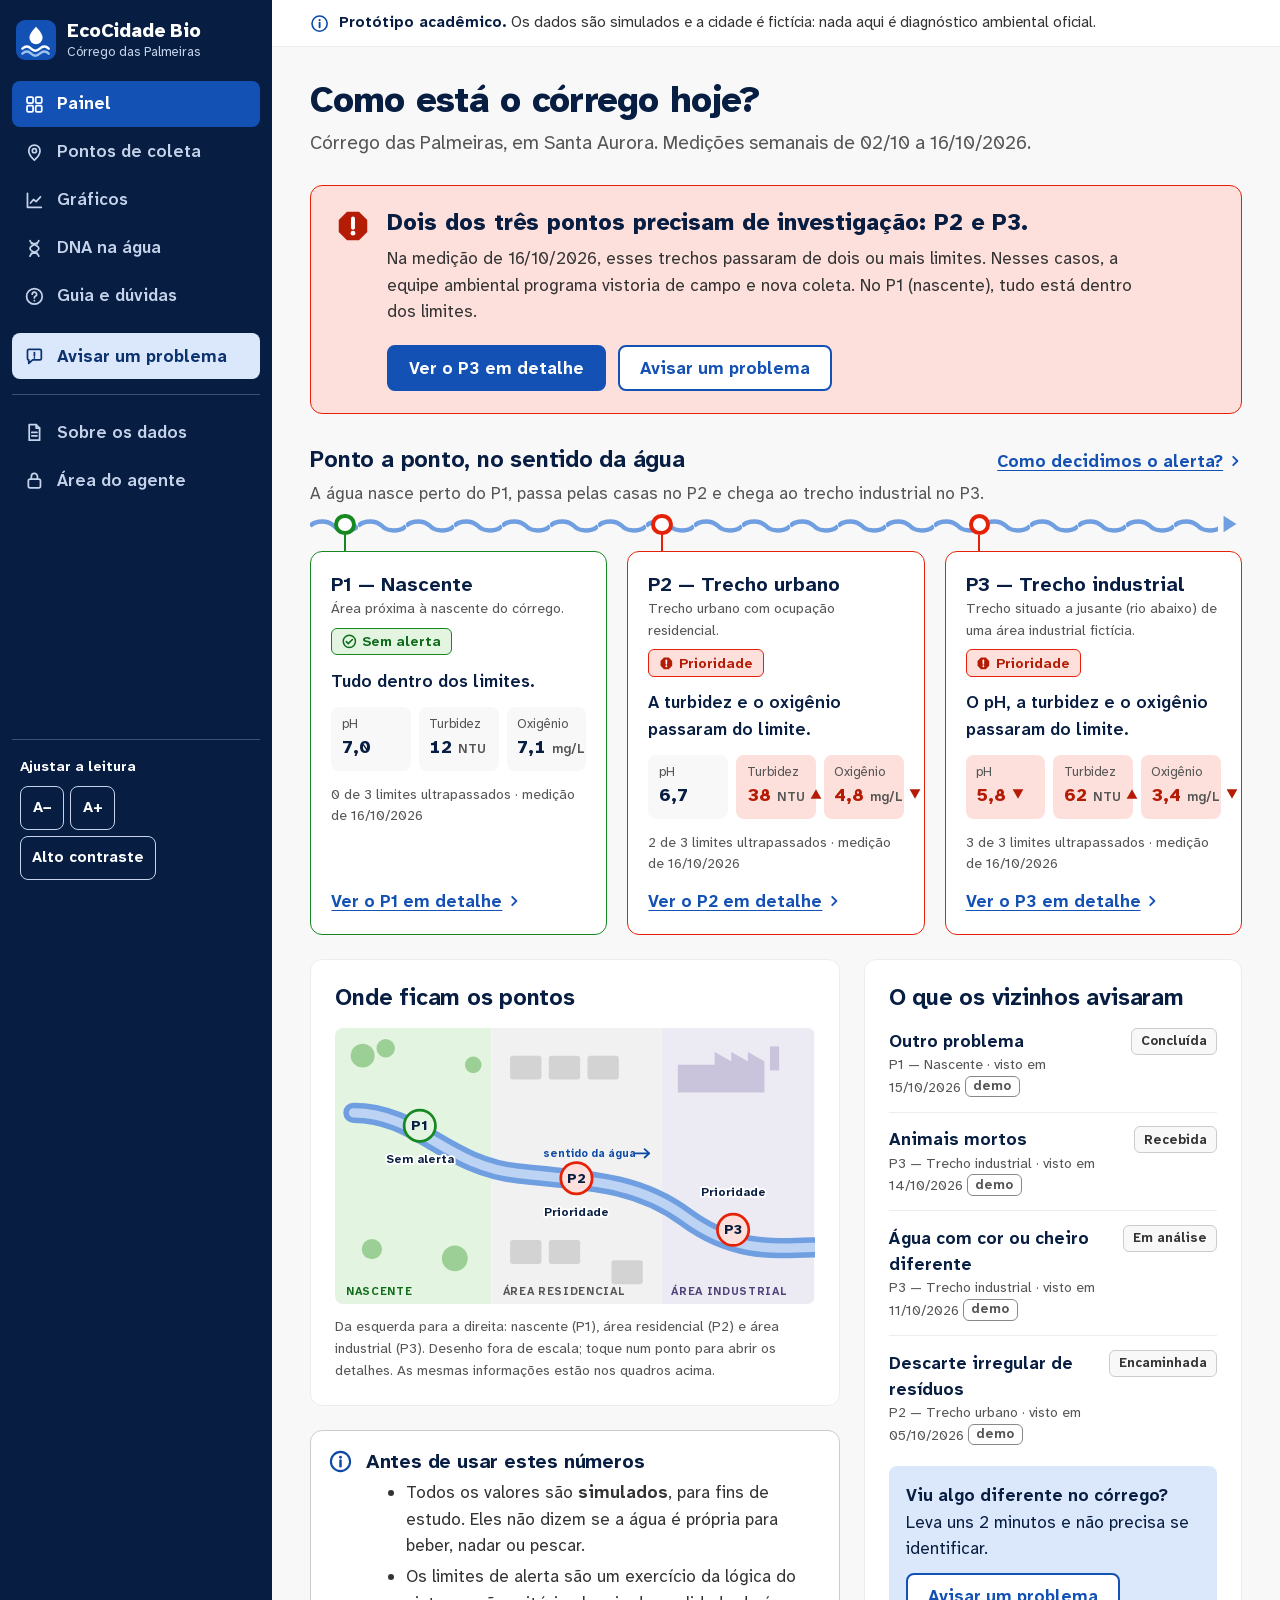
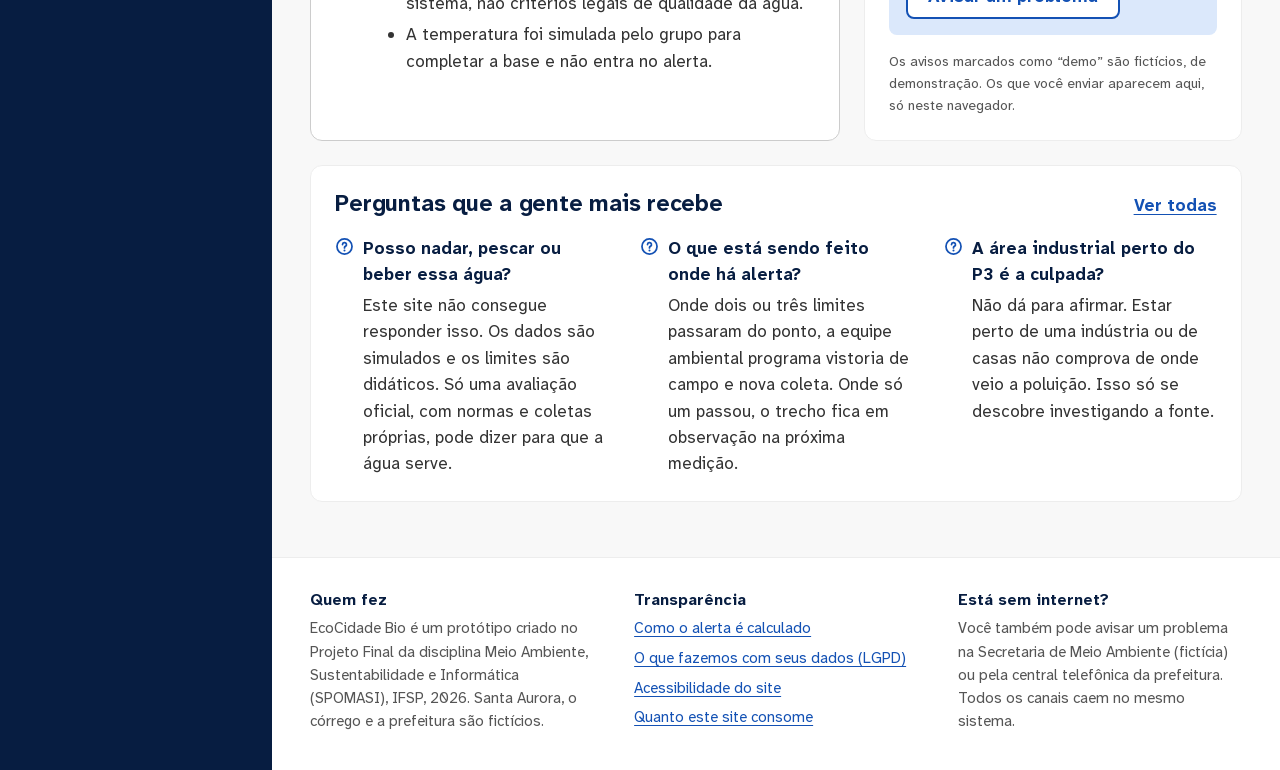
<file: index.html>
<!doctype html>
<html lang="pt-BR" class="no-js">
<head>
  <meta charset="utf-8">
  <meta name="viewport" content="width=device-width, initial-scale=1">
  <title>Painel | EcoCidade Bio</title>
  <meta name="description" content="Veja como está a água do Córrego das Palmeiras hoje, ponto a ponto, e o que os moradores avisaram.">
  <meta name="robots" content="noindex, nofollow">
  <link rel="icon" href="data:image/svg+xml,%3Csvg%20xmlns%3D%22http%3A%2F%2Fwww.w3.org%2F2000%2Fsvg%22%20viewBox%3D%220%200%2044%2044%22%3E%3Crect%20width%3D%2244%22%20height%3D%2244%22%20rx%3D%2210%22%20fill%3D%22%231351b4%22%2F%3E%3Cpath%20d%3D%22M22%207.5c5%205.2%207.2%209%207.2%2011.9a7.2%207.2%200%200%201-14.4%200c0-2.9%202.2-6.7%207.2-11.9z%22%20fill%3D%22%23fff%22%2F%3E%3Cpath%20d%3D%22M7%2033c3.6-3.2%206.4-3.2%209.6%200s6%203.2%209.6%200%206.4-3.2%209.8%200%22%20fill%3D%22none%22%20stroke%3D%22%23fff%22%20stroke-width%3D%223.4%22%20stroke-linecap%3D%22round%22%2F%3E%3C%2Fsvg%3E">
  <link rel="stylesheet" href="assets/css/style.css">
  <script src="assets/js/data.js" defer></script>
  <script src="assets/js/app.js" defer></script>
</head>
<body data-page="inicio">
  <a class="skip-link" href="#conteudo">Pular para o conteúdo</a>

  <div class="app">
    <header class="sidebar" data-open="false">
      <div class="sidebar-top">
        <a class="brand" href="index.html">
          <svg width="40" height="40" viewBox="0 0 44 44" aria-hidden="true" focusable="false"><rect width="44" height="44" rx="10" fill="#1351b4"/><path d="M22 7.5c5 5.2 7.2 9 7.2 11.9a7.2 7.2 0 0 1-14.4 0c0-2.9 2.2-6.7 7.2-11.9z" fill="#fff"/><path d="M7 31.5c3.6-3.2 6.4-3.2 9.6 0s6 3.2 9.6 0 6.4-3.2 9.8 0" fill="none" stroke="#fff" stroke-width="2.6" stroke-linecap="round"/><path d="M7 37c3.6-3.2 6.4-3.2 9.6 0s6 3.2 9.6 0 6.4-3.2 9.8 0" fill="none" stroke="#9ec2f0" stroke-width="2.6" stroke-linecap="round"/></svg>
          <span class="brand-text"><span class="brand-name">EcoCidade Bio</span><span class="brand-sub">Córrego das Palmeiras</span></span>
        </a>
        <button class="menu-toggle" type="button" aria-expanded="false" aria-controls="menu-gaveta">
          <svg width="22" height="22" viewBox="0 0 24 24" aria-hidden="true" focusable="false"><path d="M4 6.5h16M4 12h16M4 17.5h16" fill="none" stroke="currentColor" stroke-width="2" stroke-linecap="round"/></svg>
          <span>Menu</span>
        </button>
      </div>

      <div id="menu-gaveta" class="sidebar-body">
        <nav class="side-nav" aria-label="Menu principal">
          <ul>
          <li><a href="index.html" aria-current="page"><svg class="nav-icon" viewBox="0 0 24 24" aria-hidden="true" focusable="false" fill="none" stroke="currentColor" stroke-width="2" stroke-linecap="round" stroke-linejoin="round"><rect x="3.5" y="3.5" width="7" height="7" rx="1.5"/><rect x="13.5" y="3.5" width="7" height="7" rx="1.5"/><rect x="3.5" y="13.5" width="7" height="7" rx="1.5"/><rect x="13.5" y="13.5" width="7" height="7" rx="1.5"/></svg><span>Painel</span></a></li>
          <li><a href="monitoramento.html"><svg class="nav-icon" viewBox="0 0 24 24" aria-hidden="true" focusable="false" fill="none" stroke="currentColor" stroke-width="2" stroke-linecap="round" stroke-linejoin="round"><path d="M12 21s-6.5-6.1-6.5-11a6.5 6.5 0 0 1 13 0c0 4.9-6.5 11-6.5 11z"/><circle cx="12" cy="10" r="2.4"/></svg><span>Pontos de coleta</span></a></li>
          <li><a href="historico.html"><svg class="nav-icon" viewBox="0 0 24 24" aria-hidden="true" focusable="false" fill="none" stroke="currentColor" stroke-width="2" stroke-linecap="round" stroke-linejoin="round"><path d="M4 4v16h16"/><path d="M7.5 15l3.5-4 3 2.5L19 8"/></svg><span>Gráficos</span></a></li>
          <li><a href="biotecnologia.html"><svg class="nav-icon" viewBox="0 0 24 24" aria-hidden="true" focusable="false" fill="none" stroke="currentColor" stroke-width="2" stroke-linecap="round" stroke-linejoin="round"><path d="M7 3c0 4 10 5 10 9s-10 5-10 9"/><path d="M17 3c0 4-10 5-10 9s10 5 10 9"/><path d="M8.6 6.5h6.8M8.6 17.5h6.8"/></svg><span>DNA na água</span></a></li>
          <li><a href="aprenda.html"><svg class="nav-icon" viewBox="0 0 24 24" aria-hidden="true" focusable="false" fill="none" stroke="currentColor" stroke-width="2" stroke-linecap="round" stroke-linejoin="round"><circle cx="12" cy="12" r="9"/><path d="M9.5 9.5a2.5 2.5 0 1 1 3.5 2.3c-.7.3-1 .9-1 1.6v.4"/><path d="M12 17h.01"/></svg><span>Guia e dúvidas</span></a></li>
          </ul>
          <ul class="side-nav-action">
          <li><a class="nav-cta" href="ocorrencia.html"><svg class="nav-icon" viewBox="0 0 24 24" aria-hidden="true" focusable="false" fill="none" stroke="currentColor" stroke-width="2" stroke-linecap="round" stroke-linejoin="round"><path d="M4 5.5A1.5 1.5 0 0 1 5.5 4h13A1.5 1.5 0 0 1 20 5.5v9a1.5 1.5 0 0 1-1.5 1.5H10l-4.5 4v-4A1.5 1.5 0 0 1 4 14.5z"/><path d="M12 7.5v4"/><path d="M12 13.8h.01"/></svg><span>Avisar um problema</span></a></li>
          </ul>
          <ul class="side-nav-more">
          <li><a href="sobre.html"><svg class="nav-icon" viewBox="0 0 24 24" aria-hidden="true" focusable="false" fill="none" stroke="currentColor" stroke-width="2" stroke-linecap="round" stroke-linejoin="round"><path d="M6 3h8l4 4v14H6z"/><path d="M14 3v4h4"/><path d="M9 12h6M9 16h6"/></svg><span>Sobre os dados</span></a></li>
          <li><a href="admin.html"><svg class="nav-icon" viewBox="0 0 24 24" aria-hidden="true" focusable="false" fill="none" stroke="currentColor" stroke-width="2" stroke-linecap="round" stroke-linejoin="round"><rect x="5" y="10.5" width="14" height="10" rx="2"/><path d="M8.5 10.5V7.5a3.5 3.5 0 0 1 7 0v3"/></svg><span>Área do agente</span></a></li>
          </ul>
        </nav>

        <div class="reading-tools" role="group" aria-labelledby="rt-titulo">
          <p id="rt-titulo" class="rt-title">Ajustar a leitura</p>
          <div class="rt-row">
            <button type="button" data-acao="fonte-menos" aria-label="Diminuir o texto">A−</button>
            <button type="button" data-acao="fonte-mais" aria-label="Aumentar o texto">A+</button>
            <button type="button" data-acao="contraste" aria-pressed="false">Alto contraste</button>
          </div>
          <span id="pref-status" class="visually-hidden" role="status"></span>
        </div>
      </div>
    </header>

    <div class="app-main">
      <div class="proto-line" role="region" aria-label="Aviso sobre o protótipo">
        <svg viewBox="0 0 24 24" aria-hidden="true" focusable="false"><circle cx="12" cy="12" r="9.5" fill="none" stroke="currentColor" stroke-width="2"/><path d="M12 11v5.5" stroke="currentColor" stroke-width="2.4" stroke-linecap="round"/><circle cx="12" cy="7.6" r="1.4" fill="currentColor"/></svg>
        <p><strong>Protótipo acadêmico.</strong> Os dados são simulados e a cidade é fictícia: nada aqui é diagnóstico ambiental oficial.</p>
      </div>

      <main id="conteudo" tabindex="-1">
<div class="page">
  <header class="page-top">
    <h1>Como está o córrego hoje?</h1>
    <p class="page-sub">Córrego das Palmeiras, em Santa Aurora. Medições semanais de 02/10 a 16/10/2026.</p>
  </header>

  <section aria-labelledby="resposta-titulo">
    <h2 id="resposta-titulo" class="visually-hidden">Resposta rápida</h2>
    <div id="home-summary" class="answer-box" role="status">
      <p class="answer-text">Carregando a situação dos pontos…</p>
    </div>
  </section>

  <section class="flow-section" aria-labelledby="flow-titulo">
    <div class="flow-head">
      <h2 id="flow-titulo">Ponto a ponto, no sentido da água</h2>
      <a class="go" href="aprenda.html#classificacao">Como decidimos o alerta?</a>
    </div>
    <p class="flow-lead">A água nasce perto do P1, passa pelas casas no P2 e chega ao trecho industrial no P3.</p>
    <ol id="point-cards" class="flow">
      <li><p>Não conseguimos carregar os pontos agora. Tente a página <a href="monitoramento.html">Pontos de coleta</a>.</p></li>
    </ol>
  </section>

  <div class="dash-grid dash-grid-stretch">
    <div class="side-stack">
    <section class="panel" aria-labelledby="mapa-titulo-h">
      <div class="panel-head">
        <h2 id="mapa-titulo-h">Onde ficam os pontos</h2>
      </div>
      <figure class="stream-map">
        <svg viewBox="0 0 520 300" role="group" aria-labelledby="mapa-titulo mapa-desc">
          <title id="mapa-titulo">Mapa esquemático do Córrego das Palmeiras</title>
          <desc id="mapa-desc">O córrego corre da nascente (P1), passa pela área residencial (P2) e chega ao trecho a jusante da área industrial fictícia (P3). Cada ponto é um link para seus detalhes.</desc>
          <rect x="0" y="0" width="170" height="300" fill="#e3f5e1"/>
          <rect x="170" y="0" width="185" height="300" fill="#f1f1f1"/>
          <rect x="355" y="0" width="165" height="300" fill="#ecebf4"/>
          <g fill="#d3d3d3" aria-hidden="true">
            <rect x="190" y="30" width="34" height="26" rx="3"/><rect x="232" y="30" width="34" height="26" rx="3"/><rect x="274" y="30" width="34" height="26" rx="3"/>
            <rect x="190" y="230" width="34" height="26" rx="3"/><rect x="232" y="230" width="34" height="26" rx="3"/><rect x="300" y="252" width="34" height="26" rx="3"/>
          </g>
          <g fill="#c9c3dc" aria-hidden="true">
            <path d="M372 40h40v-14l18 10V26l18 10v-10l18 10v34h-94z"/>
            <rect x="472" y="20" width="10" height="26"/>
          </g>
          <g fill="#9ccf95" aria-hidden="true">
            <circle cx="30" cy="30" r="13"/><circle cx="55" cy="22" r="10"/><circle cx="130" cy="250" r="14"/><circle cx="40" cy="240" r="11"/><circle cx="150" cy="40" r="9"/>
          </g>
          <text x="12" y="290" class="zone-label" fill="#0f6b1a">NASCENTE</text>
          <text x="182" y="290" class="zone-label" fill="#555555">ÁREA RESIDENCIAL</text>
          <text x="365" y="290" class="zone-label" fill="#4f437a">ÁREA INDUSTRIAL</text>
          <path d="M20 92 C 90 92, 120 150, 200 158 S 330 168, 380 205 S 470 240, 520 238" fill="none" stroke="#6f9fe0" stroke-width="22" stroke-linecap="round" aria-hidden="true"/>
          <path d="M20 92 C 90 92, 120 150, 200 158 S 330 168, 380 205 S 470 240, 520 238" fill="none" stroke="#bcd3f4" stroke-width="10" stroke-linecap="round" aria-hidden="true"/>
          <g aria-hidden="true" class="flow-label" fill="#0c4aa6" font-size="12" font-weight="700"><text x="226" y="140">sentido da água</text><path d="M326 136h15m-5-4.5 5 4.5-5 4.5" fill="none" stroke="#0c4aa6" stroke-width="2" stroke-linecap="round" stroke-linejoin="round"/></g>

          <a id="map-link-P1" href="monitoramento.html?ponto=P1">
            <circle class="pin-hit" cx="92" cy="106" r="28"/>
            <circle id="map-pin-P1" class="pin-ring" cx="92" cy="106" r="17" stroke-width="3"/>
            <text x="92" y="111" text-anchor="middle" class="pin-label">P1</text>
            <text x="92" y="146" text-anchor="middle" class="pin-sub" id="map-status-P1"></text>
          </a>
          <a id="map-link-P2" href="monitoramento.html?ponto=P2">
            <circle class="pin-hit" cx="262" cy="163" r="28"/>
            <circle id="map-pin-P2" class="pin-ring" cx="262" cy="163" r="17" stroke-width="3"/>
            <text x="262" y="168" text-anchor="middle" class="pin-label">P2</text>
            <text x="262" y="204" text-anchor="middle" class="pin-sub" id="map-status-P2"></text>
          </a>
          <a id="map-link-P3" href="monitoramento.html?ponto=P3">
            <circle class="pin-hit" cx="432" cy="219" r="28"/>
            <circle id="map-pin-P3" class="pin-ring" cx="432" cy="219" r="17" stroke-width="3"/>
            <text x="432" y="224" text-anchor="middle" class="pin-label">P3</text>
            <text x="432" y="182" text-anchor="middle" class="pin-sub" id="map-status-P3"></text>
          </a>
        </svg>
        <figcaption>Da esquerda para a direita: nascente (P1), área residencial (P2) e área industrial (P3). Desenho fora de escala; toque num ponto para abrir os detalhes. As mesmas informações estão nos quadros acima.</figcaption>
      </figure>
    </section>

    <section class="callout note" aria-labelledby="cuidado-titulo">
      <h2 id="cuidado-titulo">Antes de usar estes números</h2>
      <ul>
        <li>Todos os valores são <strong>simulados</strong>, para fins de estudo. Eles não dizem se a água é própria para beber, nadar ou pescar.</li>
        <li>Os limites de alerta são um exercício da lógica do sistema, não critérios legais de qualidade da água.</li>
        <li>A temperatura foi simulada pelo grupo para completar a base e não entra no alerta.</li>
      </ul>
    </section>
    </div>

    <section class="panel" aria-labelledby="avisos-titulo">
      <div class="panel-head">
        <h2 id="avisos-titulo">O que os vizinhos avisaram</h2>
      </div>
      <ul id="recent-list" class="recent-list">
        <li>Não conseguimos carregar os avisos agora.</li>
      </ul>
      <div class="panel-foot">
        <div class="foot-ask">
          <p><strong>Viu algo diferente no córrego?</strong> Leva uns 2 minutos e não precisa se identificar.</p>
          <a class="btn btn-secondary" href="ocorrencia.html">Avisar um problema</a>
        </div>
        <p class="panel-note">Os avisos marcados como “demo” são fictícios, de demonstração. Os que você enviar aparecem aqui, só neste navegador.</p>
      </div>
    </section>
  </div>

  <section class="panel block" aria-labelledby="perguntas-titulo">
      <div class="panel-head">
        <h2 id="perguntas-titulo">Perguntas que a gente mais recebe</h2>
        <a class="panel-link" href="aprenda.html#perguntas">Ver todas</a>
      </div>
      <dl class="qa qa-cols">
        <div><dt>Posso nadar, pescar ou beber essa água?</dt>
        <dd>Este site não consegue responder isso. Os dados são simulados e os limites são didáticos. Só uma avaliação oficial, com normas e coletas próprias, pode dizer para que a água serve.</dd></div>
        <div><dt>O que está sendo feito onde há alerta?</dt>
        <dd>Onde dois ou três limites passaram do ponto, a equipe ambiental programa vistoria de campo e nova coleta. Onde só um passou, o trecho fica em observação na próxima medição.</dd></div>
        <div><dt>A área industrial perto do P3 é a culpada?</dt>
        <dd>Não dá para afirmar. Estar perto de uma indústria ou de casas não comprova de onde veio a poluição. Isso só se descobre investigando a fonte.</dd></div>
      </dl>
  </section>

</div>
      </main>

      <footer class="app-footer">
        <div class="footer-cols">
          <div>
            <h2>Quem fez</h2>
            <p>EcoCidade Bio é um protótipo criado no Projeto Final da disciplina Meio Ambiente, Sustentabilidade e Informática (SPOMASI), IFSP, 2026. Santa Aurora, o córrego e a prefeitura são fictícios.</p>
          </div>
          <div>
            <h2>Transparência</h2>
            <ul>
              <li><a href="sobre.html#metodologia">Como o alerta é calculado</a></li>
              <li><a href="sobre.html#privacidade">O que fazemos com seus dados (LGPD)</a></li>
              <li><a href="sobre.html#acessibilidade">Acessibilidade do site</a></li>
              <li><a href="sobre.html#sustentabilidade">Quanto este site consome</a></li>
            </ul>
          </div>
          <div>
            <h2>Está sem internet?</h2>
            <p>Você também pode avisar um problema na Secretaria de Meio Ambiente (fictícia) ou pela central telefônica da prefeitura. Todos os canais caem no mesmo sistema.</p>
          </div>
        </div>
      </footer>
    </div>
  </div>
</body>
</html>
</file>
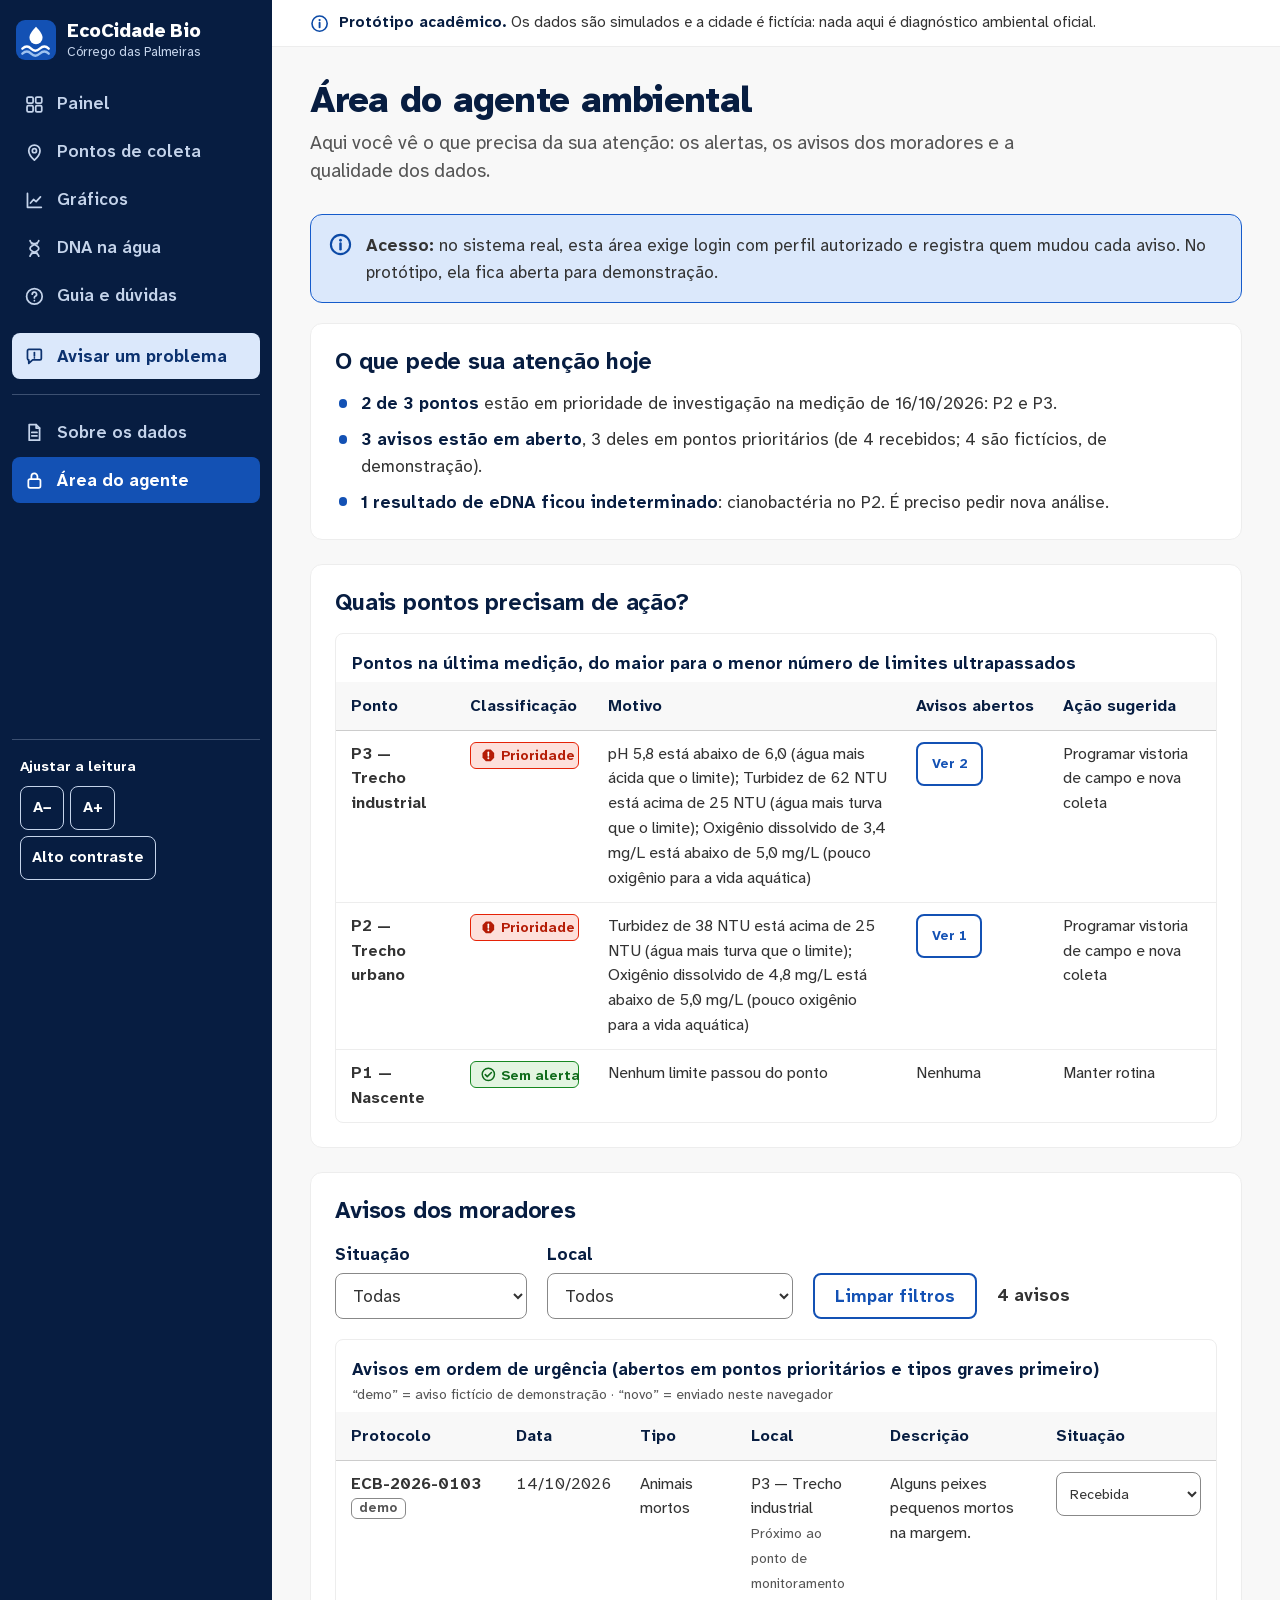
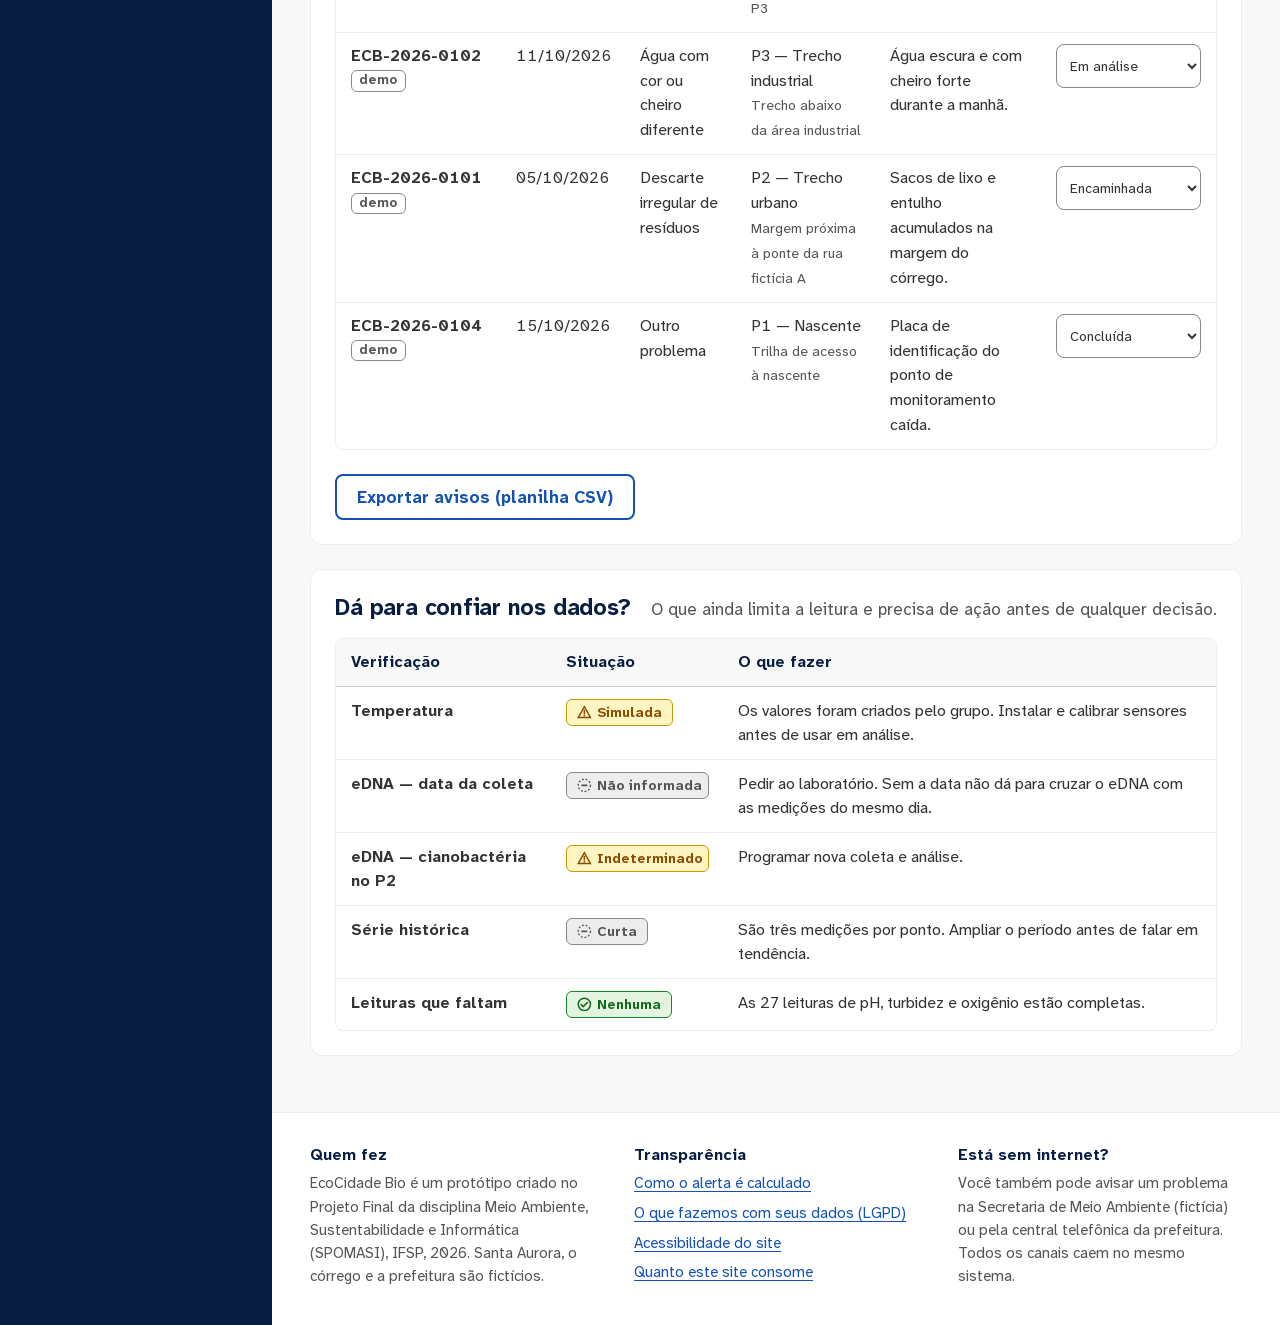
<file: admin.html>
<!doctype html>
<html lang="pt-BR" class="no-js">
<head>
  <meta charset="utf-8">
  <meta name="viewport" content="width=device-width, initial-scale=1">
  <title>Área do agente | EcoCidade Bio</title>
  <meta name="description" content="Área do agente ambiental: alertas da última medição, avisos dos moradores e qualidade dos dados.">
  <meta name="robots" content="noindex, nofollow">
  <link rel="icon" href="data:image/svg+xml,%3Csvg%20xmlns%3D%22http%3A%2F%2Fwww.w3.org%2F2000%2Fsvg%22%20viewBox%3D%220%200%2044%2044%22%3E%3Crect%20width%3D%2244%22%20height%3D%2244%22%20rx%3D%2210%22%20fill%3D%22%231351b4%22%2F%3E%3Cpath%20d%3D%22M22%207.5c5%205.2%207.2%209%207.2%2011.9a7.2%207.2%200%200%201-14.4%200c0-2.9%202.2-6.7%207.2-11.9z%22%20fill%3D%22%23fff%22%2F%3E%3Cpath%20d%3D%22M7%2033c3.6-3.2%206.4-3.2%209.6%200s6%203.2%209.6%200%206.4-3.2%209.8%200%22%20fill%3D%22none%22%20stroke%3D%22%23fff%22%20stroke-width%3D%223.4%22%20stroke-linecap%3D%22round%22%2F%3E%3C%2Fsvg%3E">
  <link rel="stylesheet" href="assets/css/style.css">
  <script src="assets/js/data.js" defer></script>
  <script src="assets/js/app.js" defer></script>
</head>
<body data-page="admin">
  <a class="skip-link" href="#conteudo">Pular para o conteúdo</a>

  <div class="app">
    <header class="sidebar" data-open="false">
      <div class="sidebar-top">
        <a class="brand" href="index.html">
          <svg width="40" height="40" viewBox="0 0 44 44" aria-hidden="true" focusable="false"><rect width="44" height="44" rx="10" fill="#1351b4"/><path d="M22 7.5c5 5.2 7.2 9 7.2 11.9a7.2 7.2 0 0 1-14.4 0c0-2.9 2.2-6.7 7.2-11.9z" fill="#fff"/><path d="M7 31.5c3.6-3.2 6.4-3.2 9.6 0s6 3.2 9.6 0 6.4-3.2 9.8 0" fill="none" stroke="#fff" stroke-width="2.6" stroke-linecap="round"/><path d="M7 37c3.6-3.2 6.4-3.2 9.6 0s6 3.2 9.6 0 6.4-3.2 9.8 0" fill="none" stroke="#9ec2f0" stroke-width="2.6" stroke-linecap="round"/></svg>
          <span class="brand-text"><span class="brand-name">EcoCidade Bio</span><span class="brand-sub">Córrego das Palmeiras</span></span>
        </a>
        <button class="menu-toggle" type="button" aria-expanded="false" aria-controls="menu-gaveta">
          <svg width="22" height="22" viewBox="0 0 24 24" aria-hidden="true" focusable="false"><path d="M4 6.5h16M4 12h16M4 17.5h16" fill="none" stroke="currentColor" stroke-width="2" stroke-linecap="round"/></svg>
          <span>Menu</span>
        </button>
      </div>

      <div id="menu-gaveta" class="sidebar-body">
        <nav class="side-nav" aria-label="Menu principal">
          <ul>
          <li><a href="index.html"><svg class="nav-icon" viewBox="0 0 24 24" aria-hidden="true" focusable="false" fill="none" stroke="currentColor" stroke-width="2" stroke-linecap="round" stroke-linejoin="round"><rect x="3.5" y="3.5" width="7" height="7" rx="1.5"/><rect x="13.5" y="3.5" width="7" height="7" rx="1.5"/><rect x="3.5" y="13.5" width="7" height="7" rx="1.5"/><rect x="13.5" y="13.5" width="7" height="7" rx="1.5"/></svg><span>Painel</span></a></li>
          <li><a href="monitoramento.html"><svg class="nav-icon" viewBox="0 0 24 24" aria-hidden="true" focusable="false" fill="none" stroke="currentColor" stroke-width="2" stroke-linecap="round" stroke-linejoin="round"><path d="M12 21s-6.5-6.1-6.5-11a6.5 6.5 0 0 1 13 0c0 4.9-6.5 11-6.5 11z"/><circle cx="12" cy="10" r="2.4"/></svg><span>Pontos de coleta</span></a></li>
          <li><a href="historico.html"><svg class="nav-icon" viewBox="0 0 24 24" aria-hidden="true" focusable="false" fill="none" stroke="currentColor" stroke-width="2" stroke-linecap="round" stroke-linejoin="round"><path d="M4 4v16h16"/><path d="M7.5 15l3.5-4 3 2.5L19 8"/></svg><span>Gráficos</span></a></li>
          <li><a href="biotecnologia.html"><svg class="nav-icon" viewBox="0 0 24 24" aria-hidden="true" focusable="false" fill="none" stroke="currentColor" stroke-width="2" stroke-linecap="round" stroke-linejoin="round"><path d="M7 3c0 4 10 5 10 9s-10 5-10 9"/><path d="M17 3c0 4-10 5-10 9s10 5 10 9"/><path d="M8.6 6.5h6.8M8.6 17.5h6.8"/></svg><span>DNA na água</span></a></li>
          <li><a href="aprenda.html"><svg class="nav-icon" viewBox="0 0 24 24" aria-hidden="true" focusable="false" fill="none" stroke="currentColor" stroke-width="2" stroke-linecap="round" stroke-linejoin="round"><circle cx="12" cy="12" r="9"/><path d="M9.5 9.5a2.5 2.5 0 1 1 3.5 2.3c-.7.3-1 .9-1 1.6v.4"/><path d="M12 17h.01"/></svg><span>Guia e dúvidas</span></a></li>
          </ul>
          <ul class="side-nav-action">
          <li><a class="nav-cta" href="ocorrencia.html"><svg class="nav-icon" viewBox="0 0 24 24" aria-hidden="true" focusable="false" fill="none" stroke="currentColor" stroke-width="2" stroke-linecap="round" stroke-linejoin="round"><path d="M4 5.5A1.5 1.5 0 0 1 5.5 4h13A1.5 1.5 0 0 1 20 5.5v9a1.5 1.5 0 0 1-1.5 1.5H10l-4.5 4v-4A1.5 1.5 0 0 1 4 14.5z"/><path d="M12 7.5v4"/><path d="M12 13.8h.01"/></svg><span>Avisar um problema</span></a></li>
          </ul>
          <ul class="side-nav-more">
          <li><a href="sobre.html"><svg class="nav-icon" viewBox="0 0 24 24" aria-hidden="true" focusable="false" fill="none" stroke="currentColor" stroke-width="2" stroke-linecap="round" stroke-linejoin="round"><path d="M6 3h8l4 4v14H6z"/><path d="M14 3v4h4"/><path d="M9 12h6M9 16h6"/></svg><span>Sobre os dados</span></a></li>
          <li><a href="admin.html" aria-current="page"><svg class="nav-icon" viewBox="0 0 24 24" aria-hidden="true" focusable="false" fill="none" stroke="currentColor" stroke-width="2" stroke-linecap="round" stroke-linejoin="round"><rect x="5" y="10.5" width="14" height="10" rx="2"/><path d="M8.5 10.5V7.5a3.5 3.5 0 0 1 7 0v3"/></svg><span>Área do agente</span></a></li>
          </ul>
        </nav>

        <div class="reading-tools" role="group" aria-labelledby="rt-titulo">
          <p id="rt-titulo" class="rt-title">Ajustar a leitura</p>
          <div class="rt-row">
            <button type="button" data-acao="fonte-menos" aria-label="Diminuir o texto">A−</button>
            <button type="button" data-acao="fonte-mais" aria-label="Aumentar o texto">A+</button>
            <button type="button" data-acao="contraste" aria-pressed="false">Alto contraste</button>
          </div>
          <span id="pref-status" class="visually-hidden" role="status"></span>
        </div>
      </div>
    </header>

    <div class="app-main">
      <div class="proto-line" role="region" aria-label="Aviso sobre o protótipo">
        <svg viewBox="0 0 24 24" aria-hidden="true" focusable="false"><circle cx="12" cy="12" r="9.5" fill="none" stroke="currentColor" stroke-width="2"/><path d="M12 11v5.5" stroke="currentColor" stroke-width="2.4" stroke-linecap="round"/><circle cx="12" cy="7.6" r="1.4" fill="currentColor"/></svg>
        <p><strong>Protótipo acadêmico.</strong> Os dados são simulados e a cidade é fictícia: nada aqui é diagnóstico ambiental oficial.</p>
      </div>

      <main id="conteudo" tabindex="-1">
<div class="page">
  <header class="page-top">
    <h1>Área do agente ambiental</h1>
    <p class="page-sub">Aqui você vê o que precisa da sua atenção: os alertas, os avisos dos moradores e a qualidade dos dados.</p>
  </header>

  <p class="callout"><strong>Acesso:</strong> no sistema real, esta área exige login com perfil autorizado e registra quem mudou cada aviso. No protótipo, ela fica aberta para demonstração.</p>

  <section class="panel" aria-labelledby="kpi-titulo">
    <h2 id="kpi-titulo">O que pede sua atenção hoje</h2>
    <ul id="kpis" class="today-list"></ul>
  </section>

  <section class="panel block" aria-labelledby="adm-alertas-titulo">
    <div class="panel-head">
      <h2 id="adm-alertas-titulo">Quais pontos precisam de ação?</h2>
    </div>
    <div class="table-wrap" role="region" aria-labelledby="adm-alertas-cap" tabindex="0">
      <table class="table-stack">
        <caption id="adm-alertas-cap">Pontos na última medição, do maior para o menor número de limites ultrapassados</caption>
        <thead><tr><th scope="col">Ponto</th><th scope="col">Classificação</th><th scope="col">Motivo</th><th scope="col">Avisos abertos</th><th scope="col">Ação sugerida</th></tr></thead>
        <tbody id="adm-alert-body"></tbody>
      </table>
    </div>
  </section>

  <section class="panel block" aria-labelledby="oc-titulo">
    <div class="panel-head">
      <h2 id="oc-titulo">Avisos dos moradores</h2>
    </div>
    <div class="filters" role="search" aria-label="Filtrar avisos">
      <div class="field">
        <label for="f-status">Situação</label>
        <select id="f-status">
          <option value="">Todas</option>
          <option>Recebida</option>
          <option>Em análise</option>
          <option>Encaminhada</option>
          <option>Concluída</option>
        </select>
      </div>
      <div class="field">
        <label for="f-ponto">Local</label>
        <select id="f-ponto">
          <option value="">Todos</option>
          <option value="P1">P1 — Nascente</option>
          <option value="P2">P2 — Trecho urbano</option>
          <option value="P3">P3 — Trecho industrial</option>
          <option value="outro">Outro lugar</option>
        </select>
      </div>
      <button type="button" id="btn-limpar" class="btn btn-secondary">Limpar filtros</button>
      <p id="oc-count" role="status"></p>
    </div>
    <div id="adm-live" class="live-region" aria-live="polite"></div>
    <div class="table-wrap" role="region" aria-labelledby="oc-cap" tabindex="0">
      <table class="table-stack">
        <caption id="oc-cap">Avisos em ordem de urgência (abertos em pontos prioritários e tipos graves primeiro)<small>“demo” = aviso fictício de demonstração · “novo” = enviado neste navegador</small></caption>
        <thead><tr><th scope="col">Protocolo</th><th scope="col">Data</th><th scope="col">Tipo</th><th scope="col">Local</th><th scope="col">Descrição</th><th scope="col">Situação</th></tr></thead>
        <tbody id="oc-body"></tbody>
      </table>
      <p id="oc-empty" class="empty-state" hidden>Nenhum aviso com esses filtros. <button type="button" class="btn btn-small btn-secondary" onclick="document.getElementById('btn-limpar').click()">Limpar filtros</button></p>
    </div>
    <div class="actions">
      <button type="button" id="btn-oc-csv" class="btn btn-secondary">Exportar avisos (planilha CSV)</button>
    </div>
  </section>

  <section class="panel block" aria-labelledby="qual-titulo">
    <div class="panel-head">
      <h2 id="qual-titulo">Dá para confiar nos dados?</h2>
      <p>O que ainda limita a leitura e precisa de ação antes de qualquer decisão.</p>
    </div>
    <div class="table-wrap" role="region" aria-labelledby="qual-cap" tabindex="0">
      <table class="table-stack">
        <caption id="qual-cap" class="visually-hidden">Verificações de qualidade dos dados</caption>
        <thead><tr><th scope="col">Verificação</th><th scope="col">Situação</th><th scope="col">O que fazer</th></tr></thead>
        <tbody>
          <tr><th scope="row">Temperatura</th><td data-label="Situação"><span class="badge warn"><svg viewBox="0 0 24 24" aria-hidden="true"><path d="M12 2.8L22 20.5H2z" fill="none" stroke="currentColor" stroke-width="2.3"/><path d="M12 9v5.2" stroke="currentColor" stroke-width="2.6" stroke-linecap="round"/><circle cx="12" cy="17.4" r="1.5" fill="currentColor"/></svg><span>Simulada</span></span></td><td data-label="O que fazer">Os valores foram criados pelo grupo. Instalar e calibrar sensores antes de usar em análise.</td></tr>
          <tr><th scope="row">eDNA — data da coleta</th><td data-label="Situação"><span class="badge neutral"><svg viewBox="0 0 24 24" aria-hidden="true"><circle cx="12" cy="12" r="10" fill="none" stroke="currentColor" stroke-width="2.2" stroke-dasharray="3 3"/><path d="M8 12h8" stroke="currentColor" stroke-width="2.6" stroke-linecap="round"/></svg><span>Não informada</span></span></td><td data-label="O que fazer">Pedir ao laboratório. Sem a data não dá para cruzar o eDNA com as medições do mesmo dia.</td></tr>
          <tr><th scope="row">eDNA — cianobactéria no P2</th><td data-label="Situação"><span class="badge warn"><svg viewBox="0 0 24 24" aria-hidden="true"><path d="M12 2.8L22 20.5H2z" fill="none" stroke="currentColor" stroke-width="2.3"/><path d="M12 9v5.2" stroke="currentColor" stroke-width="2.6" stroke-linecap="round"/><circle cx="12" cy="17.4" r="1.5" fill="currentColor"/></svg><span>Indeterminado</span></span></td><td data-label="O que fazer">Programar nova coleta e análise.</td></tr>
          <tr><th scope="row">Série histórica</th><td data-label="Situação"><span class="badge neutral"><svg viewBox="0 0 24 24" aria-hidden="true"><circle cx="12" cy="12" r="10" fill="none" stroke="currentColor" stroke-width="2.2" stroke-dasharray="3 3"/><path d="M8 12h8" stroke="currentColor" stroke-width="2.6" stroke-linecap="round"/></svg><span>Curta</span></span></td><td data-label="O que fazer">São três medições por ponto. Ampliar o período antes de falar em tendência.</td></tr>
          <tr><th scope="row">Leituras que faltam</th><td data-label="Situação"><span class="badge ok"><svg viewBox="0 0 24 24" aria-hidden="true"><circle cx="12" cy="12" r="10" fill="none" stroke="currentColor" stroke-width="2.4"/><path d="M7 12.5l3.2 3.2L17 9" fill="none" stroke="currentColor" stroke-width="2.6" stroke-linecap="round" stroke-linejoin="round"/></svg><span>Nenhuma</span></span></td><td data-label="O que fazer">As 27 leituras de pH, turbidez e oxigênio estão completas.</td></tr>
        </tbody>
      </table>
    </div>
  </section>
</div>
      </main>

      <footer class="app-footer">
        <div class="footer-cols">
          <div>
            <h2>Quem fez</h2>
            <p>EcoCidade Bio é um protótipo criado no Projeto Final da disciplina Meio Ambiente, Sustentabilidade e Informática (SPOMASI), IFSP, 2026. Santa Aurora, o córrego e a prefeitura são fictícios.</p>
          </div>
          <div>
            <h2>Transparência</h2>
            <ul>
              <li><a href="sobre.html#metodologia">Como o alerta é calculado</a></li>
              <li><a href="sobre.html#privacidade">O que fazemos com seus dados (LGPD)</a></li>
              <li><a href="sobre.html#acessibilidade">Acessibilidade do site</a></li>
              <li><a href="sobre.html#sustentabilidade">Quanto este site consome</a></li>
            </ul>
          </div>
          <div>
            <h2>Está sem internet?</h2>
            <p>Você também pode avisar um problema na Secretaria de Meio Ambiente (fictícia) ou pela central telefônica da prefeitura. Todos os canais caem no mesmo sistema.</p>
          </div>
        </div>
      </footer>
    </div>
  </div>
</body>
</html>
</file>
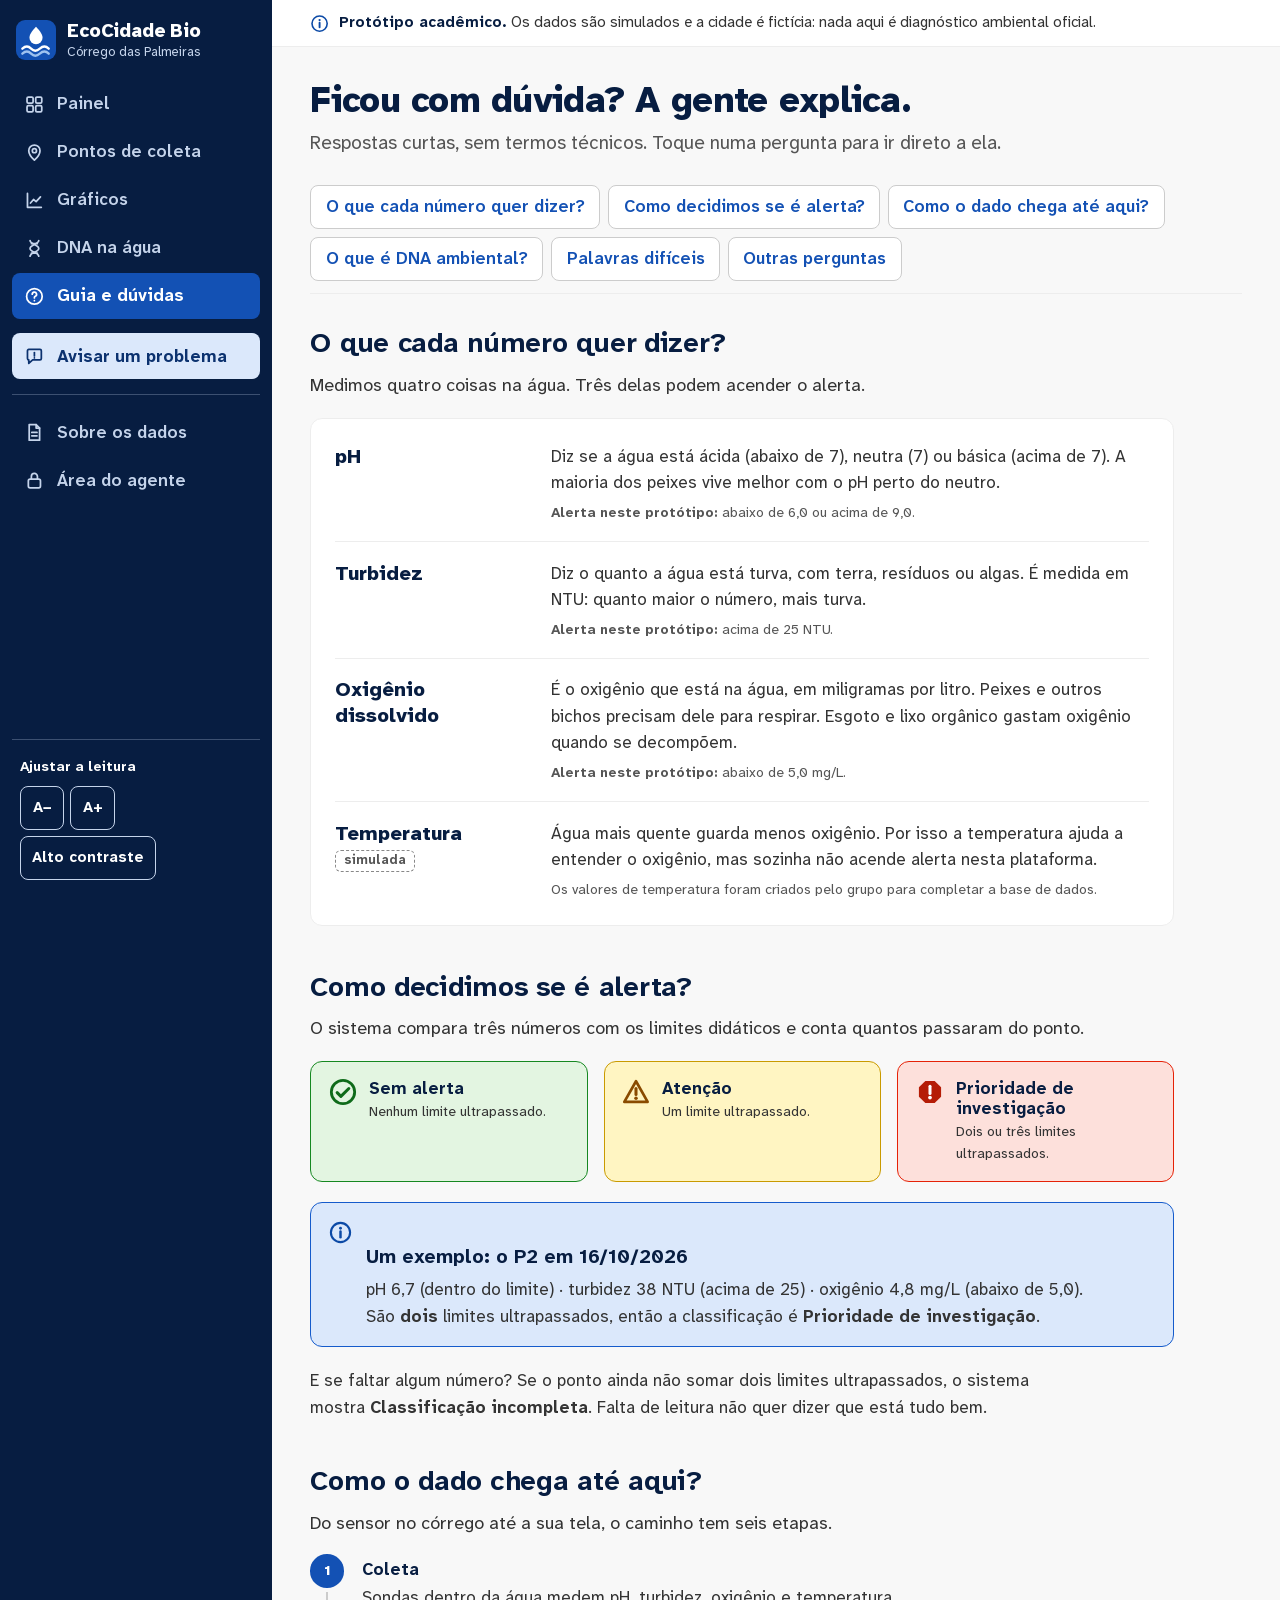
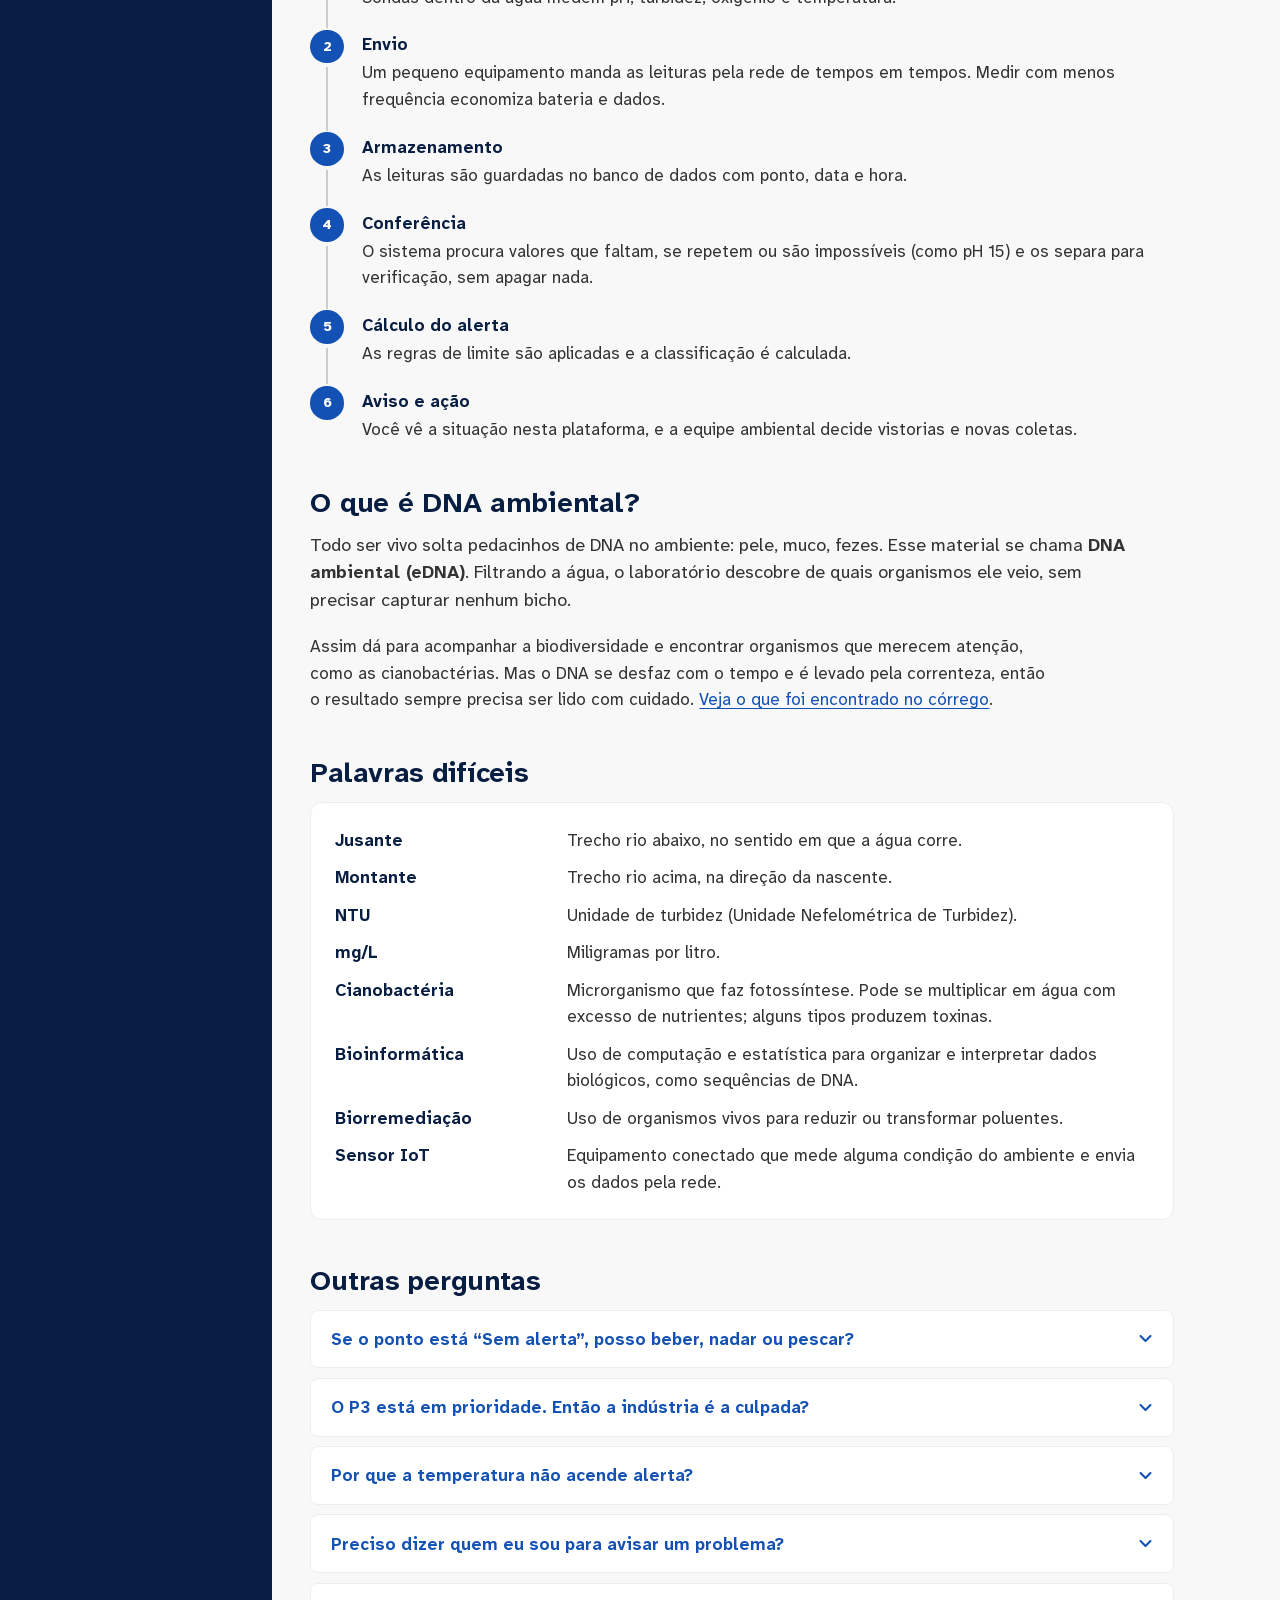
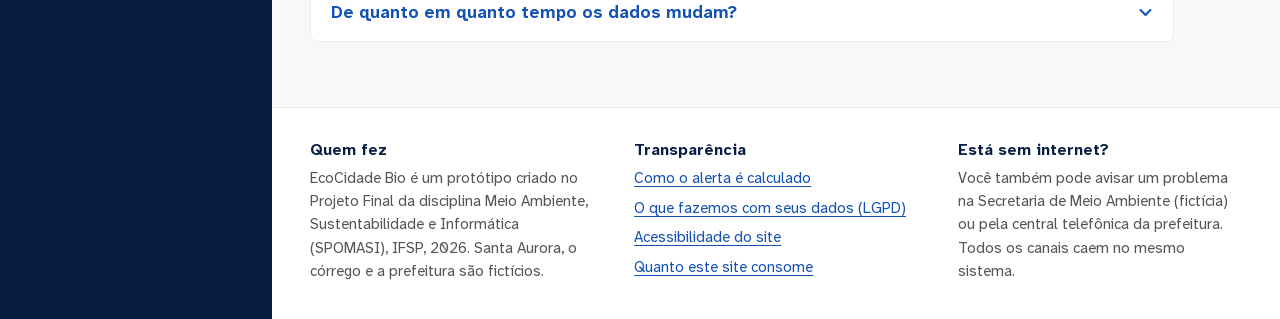
<file: aprenda.html>
<!doctype html>
<html lang="pt-BR" class="no-js">
<head>
  <meta charset="utf-8">
  <meta name="viewport" content="width=device-width, initial-scale=1">
  <title>Guia e dúvidas | EcoCidade Bio</title>
  <meta name="description" content="Respostas simples sobre pH, turbidez, oxigênio dissolvido, temperatura, sensores, alertas e DNA ambiental.">
  <meta name="robots" content="noindex, nofollow">
  <link rel="icon" href="data:image/svg+xml,%3Csvg%20xmlns%3D%22http%3A%2F%2Fwww.w3.org%2F2000%2Fsvg%22%20viewBox%3D%220%200%2044%2044%22%3E%3Crect%20width%3D%2244%22%20height%3D%2244%22%20rx%3D%2210%22%20fill%3D%22%231351b4%22%2F%3E%3Cpath%20d%3D%22M22%207.5c5%205.2%207.2%209%207.2%2011.9a7.2%207.2%200%200%201-14.4%200c0-2.9%202.2-6.7%207.2-11.9z%22%20fill%3D%22%23fff%22%2F%3E%3Cpath%20d%3D%22M7%2033c3.6-3.2%206.4-3.2%209.6%200s6%203.2%209.6%200%206.4-3.2%209.8%200%22%20fill%3D%22none%22%20stroke%3D%22%23fff%22%20stroke-width%3D%223.4%22%20stroke-linecap%3D%22round%22%2F%3E%3C%2Fsvg%3E">
  <link rel="stylesheet" href="assets/css/style.css">
  <script src="assets/js/data.js" defer></script>
  <script src="assets/js/app.js" defer></script>
</head>
<body data-page="aprenda">
  <a class="skip-link" href="#conteudo">Pular para o conteúdo</a>

  <div class="app">
    <header class="sidebar" data-open="false">
      <div class="sidebar-top">
        <a class="brand" href="index.html">
          <svg width="40" height="40" viewBox="0 0 44 44" aria-hidden="true" focusable="false"><rect width="44" height="44" rx="10" fill="#1351b4"/><path d="M22 7.5c5 5.2 7.2 9 7.2 11.9a7.2 7.2 0 0 1-14.4 0c0-2.9 2.2-6.7 7.2-11.9z" fill="#fff"/><path d="M7 31.5c3.6-3.2 6.4-3.2 9.6 0s6 3.2 9.6 0 6.4-3.2 9.8 0" fill="none" stroke="#fff" stroke-width="2.6" stroke-linecap="round"/><path d="M7 37c3.6-3.2 6.4-3.2 9.6 0s6 3.2 9.6 0 6.4-3.2 9.8 0" fill="none" stroke="#9ec2f0" stroke-width="2.6" stroke-linecap="round"/></svg>
          <span class="brand-text"><span class="brand-name">EcoCidade Bio</span><span class="brand-sub">Córrego das Palmeiras</span></span>
        </a>
        <button class="menu-toggle" type="button" aria-expanded="false" aria-controls="menu-gaveta">
          <svg width="22" height="22" viewBox="0 0 24 24" aria-hidden="true" focusable="false"><path d="M4 6.5h16M4 12h16M4 17.5h16" fill="none" stroke="currentColor" stroke-width="2" stroke-linecap="round"/></svg>
          <span>Menu</span>
        </button>
      </div>

      <div id="menu-gaveta" class="sidebar-body">
        <nav class="side-nav" aria-label="Menu principal">
          <ul>
          <li><a href="index.html"><svg class="nav-icon" viewBox="0 0 24 24" aria-hidden="true" focusable="false" fill="none" stroke="currentColor" stroke-width="2" stroke-linecap="round" stroke-linejoin="round"><rect x="3.5" y="3.5" width="7" height="7" rx="1.5"/><rect x="13.5" y="3.5" width="7" height="7" rx="1.5"/><rect x="3.5" y="13.5" width="7" height="7" rx="1.5"/><rect x="13.5" y="13.5" width="7" height="7" rx="1.5"/></svg><span>Painel</span></a></li>
          <li><a href="monitoramento.html"><svg class="nav-icon" viewBox="0 0 24 24" aria-hidden="true" focusable="false" fill="none" stroke="currentColor" stroke-width="2" stroke-linecap="round" stroke-linejoin="round"><path d="M12 21s-6.5-6.1-6.5-11a6.5 6.5 0 0 1 13 0c0 4.9-6.5 11-6.5 11z"/><circle cx="12" cy="10" r="2.4"/></svg><span>Pontos de coleta</span></a></li>
          <li><a href="historico.html"><svg class="nav-icon" viewBox="0 0 24 24" aria-hidden="true" focusable="false" fill="none" stroke="currentColor" stroke-width="2" stroke-linecap="round" stroke-linejoin="round"><path d="M4 4v16h16"/><path d="M7.5 15l3.5-4 3 2.5L19 8"/></svg><span>Gráficos</span></a></li>
          <li><a href="biotecnologia.html"><svg class="nav-icon" viewBox="0 0 24 24" aria-hidden="true" focusable="false" fill="none" stroke="currentColor" stroke-width="2" stroke-linecap="round" stroke-linejoin="round"><path d="M7 3c0 4 10 5 10 9s-10 5-10 9"/><path d="M17 3c0 4-10 5-10 9s10 5 10 9"/><path d="M8.6 6.5h6.8M8.6 17.5h6.8"/></svg><span>DNA na água</span></a></li>
          <li><a href="aprenda.html" aria-current="page"><svg class="nav-icon" viewBox="0 0 24 24" aria-hidden="true" focusable="false" fill="none" stroke="currentColor" stroke-width="2" stroke-linecap="round" stroke-linejoin="round"><circle cx="12" cy="12" r="9"/><path d="M9.5 9.5a2.5 2.5 0 1 1 3.5 2.3c-.7.3-1 .9-1 1.6v.4"/><path d="M12 17h.01"/></svg><span>Guia e dúvidas</span></a></li>
          </ul>
          <ul class="side-nav-action">
          <li><a class="nav-cta" href="ocorrencia.html"><svg class="nav-icon" viewBox="0 0 24 24" aria-hidden="true" focusable="false" fill="none" stroke="currentColor" stroke-width="2" stroke-linecap="round" stroke-linejoin="round"><path d="M4 5.5A1.5 1.5 0 0 1 5.5 4h13A1.5 1.5 0 0 1 20 5.5v9a1.5 1.5 0 0 1-1.5 1.5H10l-4.5 4v-4A1.5 1.5 0 0 1 4 14.5z"/><path d="M12 7.5v4"/><path d="M12 13.8h.01"/></svg><span>Avisar um problema</span></a></li>
          </ul>
          <ul class="side-nav-more">
          <li><a href="sobre.html"><svg class="nav-icon" viewBox="0 0 24 24" aria-hidden="true" focusable="false" fill="none" stroke="currentColor" stroke-width="2" stroke-linecap="round" stroke-linejoin="round"><path d="M6 3h8l4 4v14H6z"/><path d="M14 3v4h4"/><path d="M9 12h6M9 16h6"/></svg><span>Sobre os dados</span></a></li>
          <li><a href="admin.html"><svg class="nav-icon" viewBox="0 0 24 24" aria-hidden="true" focusable="false" fill="none" stroke="currentColor" stroke-width="2" stroke-linecap="round" stroke-linejoin="round"><rect x="5" y="10.5" width="14" height="10" rx="2"/><path d="M8.5 10.5V7.5a3.5 3.5 0 0 1 7 0v3"/></svg><span>Área do agente</span></a></li>
          </ul>
        </nav>

        <div class="reading-tools" role="group" aria-labelledby="rt-titulo">
          <p id="rt-titulo" class="rt-title">Ajustar a leitura</p>
          <div class="rt-row">
            <button type="button" data-acao="fonte-menos" aria-label="Diminuir o texto">A−</button>
            <button type="button" data-acao="fonte-mais" aria-label="Aumentar o texto">A+</button>
            <button type="button" data-acao="contraste" aria-pressed="false">Alto contraste</button>
          </div>
          <span id="pref-status" class="visually-hidden" role="status"></span>
        </div>
      </div>
    </header>

    <div class="app-main">
      <div class="proto-line" role="region" aria-label="Aviso sobre o protótipo">
        <svg viewBox="0 0 24 24" aria-hidden="true" focusable="false"><circle cx="12" cy="12" r="9.5" fill="none" stroke="currentColor" stroke-width="2"/><path d="M12 11v5.5" stroke="currentColor" stroke-width="2.4" stroke-linecap="round"/><circle cx="12" cy="7.6" r="1.4" fill="currentColor"/></svg>
        <p><strong>Protótipo acadêmico.</strong> Os dados são simulados e a cidade é fictícia: nada aqui é diagnóstico ambiental oficial.</p>
      </div>

      <main id="conteudo" tabindex="-1">
<div class="page">
  <header class="page-top">
    <h1>Ficou com dúvida? A gente explica.</h1>
    <p class="page-sub">Respostas curtas, sem termos técnicos. Toque numa pergunta para ir direto a ela.</p>
  </header>

  <nav class="jump" aria-label="Nesta página">
    <ul>
      <li><a href="#indicadores">O que cada número quer dizer?</a></li>
      <li><a href="#classificacao">Como decidimos se é alerta?</a></li>
      <li><a href="#sensores">Como o dado chega até aqui?</a></li>
      <li><a href="#edna">O que é DNA ambiental?</a></li>
      <li><a href="#glossario">Palavras difíceis</a></li>
      <li><a href="#perguntas">Outras perguntas</a></li>
    </ul>
  </nav>

  <div class="doc">
    <section id="indicadores" class="doc-section" aria-labelledby="ind-t">
      <h2 id="ind-t">O que cada número quer dizer?</h2>
      <p>Medimos quatro coisas na água. Três delas podem acender o alerta.</p>
      <div class="panel">
        <dl class="ind-list">
          <div>
            <dt>pH</dt>
            <dd><p>Diz se a água está ácida (abaixo de 7), neutra (7) ou básica (acima de 7). A maioria dos peixes vive melhor com o pH perto do neutro.</p><p class="ind-rule"><strong>Alerta neste protótipo:</strong> abaixo de 6,0 ou acima de 9,0.</p></dd>
          </div>
          <div>
            <dt>Turbidez</dt>
            <dd><p>Diz o quanto a água está turva, com terra, resíduos ou algas. É medida em NTU: quanto maior o número, mais turva.</p><p class="ind-rule"><strong>Alerta neste protótipo:</strong> acima de 25 NTU.</p></dd>
          </div>
          <div>
            <dt>Oxigênio dissolvido</dt>
            <dd><p>É o oxigênio que está na água, em miligramas por litro. Peixes e outros bichos precisam dele para respirar. Esgoto e lixo orgânico gastam oxigênio quando se decompõem.</p><p class="ind-rule"><strong>Alerta neste protótipo:</strong> abaixo de 5,0 mg/L.</p></dd>
          </div>
          <div>
            <dt>Temperatura <span class="tag sim">simulada</span></dt>
            <dd><p>Água mais quente guarda menos oxigênio. Por isso a temperatura ajuda a entender o oxigênio, mas sozinha não acende alerta nesta plataforma.</p><p class="ind-rule">Os valores de temperatura foram criados pelo grupo para completar a base de dados.</p></dd>
          </div>
        </dl>
      </div>
    </section>

    <section id="classificacao" class="doc-section" aria-labelledby="cla-t">
      <h2 id="cla-t">Como decidimos se é alerta?</h2>
      <p>O sistema compara três números com os limites didáticos e conta quantos passaram do ponto.</p>
      <div class="status-row">
        <div class="verdict ok"><div class="v-icon"><svg viewBox="0 0 24 24" aria-hidden="true"><circle cx="12" cy="12" r="10" fill="none" stroke="currentColor" stroke-width="2.4"/><path d="M7 12.5l3.2 3.2L17 9" fill="none" stroke="currentColor" stroke-width="2.6" stroke-linecap="round" stroke-linejoin="round"/></svg></div><div><h3>Sem alerta</h3><p>Nenhum limite ultrapassado.</p></div></div>
        <div class="verdict warn"><div class="v-icon"><svg viewBox="0 0 24 24" aria-hidden="true"><path d="M12 2.8L22 20.5H2z" fill="none" stroke="currentColor" stroke-width="2.3" stroke-linejoin="round"/><path d="M12 9v5.2" stroke="currentColor" stroke-width="2.6" stroke-linecap="round"/><circle cx="12" cy="17.4" r="1.5" fill="currentColor"/></svg></div><div><h3>Atenção</h3><p>Um limite ultrapassado.</p></div></div>
        <div class="verdict crit"><div class="v-icon"><svg viewBox="0 0 24 24" aria-hidden="true"><path d="M8 2.5h8l5.5 5.5v8L16 21.5H8L2.5 16V8z" fill="currentColor"/><path d="M12 7v6.2" stroke="#fff" stroke-width="2.6" stroke-linecap="round"/><circle cx="12" cy="16.8" r="1.6" fill="#fff"/></svg></div><div><h3>Prioridade de investigação</h3><p>Dois ou três limites ultrapassados.</p></div></div>
      </div>
      <div class="callout">
        <h3>Um exemplo: o P2 em 16/10/2026</h3>
        <p>pH 6,7 (dentro do limite) · turbidez 38 NTU (acima de 25) · oxigênio 4,8 mg/L (abaixo de 5,0). São <strong>dois</strong> limites ultrapassados, então a classificação é <strong>Prioridade de investigação</strong>.</p>
      </div>
      <p>E se faltar algum número? Se o ponto ainda não somar dois limites ultrapassados, o sistema mostra <strong>Classificação incompleta</strong>. Falta de leitura não quer dizer que está tudo bem.</p>
    </section>

    <section id="sensores" class="doc-section" aria-labelledby="sen-t">
      <h2 id="sen-t">Como o dado chega até aqui?</h2>
      <p>Do sensor no córrego até a sua tela, o caminho tem seis etapas.</p>
      <ol class="steps">
        <li><strong>Coleta</strong><span class="who">Sondas dentro da água medem pH, turbidez, oxigênio e temperatura.</span></li>
        <li><strong>Envio</strong><span class="who">Um pequeno equipamento manda as leituras pela rede de tempos em tempos. Medir com menos frequência economiza bateria e dados.</span></li>
        <li><strong>Armazenamento</strong><span class="who">As leituras são guardadas no banco de dados com ponto, data e hora.</span></li>
        <li><strong>Conferência</strong><span class="who">O sistema procura valores que faltam, se repetem ou são impossíveis (como pH 15) e os separa para verificação, sem apagar nada.</span></li>
        <li><strong>Cálculo do alerta</strong><span class="who">As regras de limite são aplicadas e a classificação é calculada.</span></li>
        <li><strong>Aviso e ação</strong><span class="who">Você vê a situação nesta plataforma, e a equipe ambiental decide vistorias e novas coletas.</span></li>
      </ol>
    </section>

    <section id="edna" class="doc-section" aria-labelledby="edna-t">
      <h2 id="edna-t">O que é DNA ambiental?</h2>
      <p>Todo ser vivo solta pedacinhos de DNA no ambiente: pele, muco, fezes. Esse material se chama <strong>DNA ambiental (eDNA)</strong>. Filtrando a água, o laboratório descobre de quais organismos ele veio, sem precisar capturar nenhum bicho.</p>
      <p>Assim dá para acompanhar a biodiversidade e encontrar organismos que merecem atenção, como as cianobactérias. Mas o DNA se desfaz com o tempo e é levado pela correnteza, então o resultado sempre precisa ser lido com cuidado. <a href="biotecnologia.html">Veja o que foi encontrado no córrego</a>.</p>
    </section>

    <section id="glossario" class="doc-section" aria-labelledby="glo-t">
      <h2 id="glo-t">Palavras difíceis</h2>
      <div class="panel">
        <dl class="glossary">
          <dt>Jusante</dt><dd>Trecho rio abaixo, no sentido em que a água corre.</dd>
          <dt>Montante</dt><dd>Trecho rio acima, na direção da nascente.</dd>
          <dt>NTU</dt><dd>Unidade de turbidez (Unidade Nefelométrica de Turbidez).</dd>
          <dt>mg/L</dt><dd>Miligramas por litro.</dd>
          <dt>Cianobactéria</dt><dd>Microrganismo que faz fotossíntese. Pode se multiplicar em água com excesso de nutrientes; alguns tipos produzem toxinas.</dd>
          <dt>Bioinformática</dt><dd>Uso de computação e estatística para organizar e interpretar dados biológicos, como sequências de DNA.</dd>
          <dt>Biorremediação</dt><dd>Uso de organismos vivos para reduzir ou transformar poluentes.</dd>
          <dt>Sensor IoT</dt><dd>Equipamento conectado que mede alguma condição do ambiente e envia os dados pela rede.</dd>
        </dl>
      </div>
    </section>

    <section id="perguntas" class="doc-section" aria-labelledby="faq-t">
      <h2 id="faq-t">Outras perguntas</h2>
      <details class="disclosure"><summary>Se o ponto está “Sem alerta”, posso beber, nadar ou pescar?</summary><div class="disclosure-body"><p>Esta plataforma não responde a isso. Os dados são simulados e os limites são didáticos. A avaliação oficial depende de normas, da classe do corpo d’água e de procedimentos próprios de coleta.</p></div></details>
      <details class="disclosure"><summary>O P3 está em prioridade. Então a indústria é a culpada?</summary><div class="disclosure-body"><p>Não necessariamente. Ficar abaixo de uma área industrial no córrego não comprova de onde veio a poluição. A investigação precisa olhar lançamentos, esgoto, drenagem da cidade e outras fontes.</p></div></details>
      <details class="disclosure"><summary>Por que a temperatura não acende alerta?</summary><div class="disclosure-body"><p>O estudo de caso definiu limites só para pH, turbidez e oxigênio dissolvido. A temperatura aparece como contexto e, nesta versão, os valores foram simulados pelo grupo.</p></div></details>
      <details class="disclosure"><summary>Preciso dizer quem eu sou para avisar um problema?</summary><div class="disclosure-body"><p>Não. Você pode avisar sem se identificar. Se quiser receber retorno, informe um e-mail e autorize o uso dele. <a href="sobre.html#privacidade">Veja como cuidamos dos seus dados</a>.</p></div></details>
      <details class="disclosure"><summary>De quanto em quanto tempo os dados mudam?</summary><div class="disclosure-body"><p>No estudo de caso, as medições são semanais (02/10, 09/10 e 16/10/2026). A data de cada medição aparece junto com os valores.</p></div></details>
    </section>
  </div>
</div>
      </main>

      <footer class="app-footer">
        <div class="footer-cols">
          <div>
            <h2>Quem fez</h2>
            <p>EcoCidade Bio é um protótipo criado no Projeto Final da disciplina Meio Ambiente, Sustentabilidade e Informática (SPOMASI), IFSP, 2026. Santa Aurora, o córrego e a prefeitura são fictícios.</p>
          </div>
          <div>
            <h2>Transparência</h2>
            <ul>
              <li><a href="sobre.html#metodologia">Como o alerta é calculado</a></li>
              <li><a href="sobre.html#privacidade">O que fazemos com seus dados (LGPD)</a></li>
              <li><a href="sobre.html#acessibilidade">Acessibilidade do site</a></li>
              <li><a href="sobre.html#sustentabilidade">Quanto este site consome</a></li>
            </ul>
          </div>
          <div>
            <h2>Está sem internet?</h2>
            <p>Você também pode avisar um problema na Secretaria de Meio Ambiente (fictícia) ou pela central telefônica da prefeitura. Todos os canais caem no mesmo sistema.</p>
          </div>
        </div>
      </footer>
    </div>
  </div>
</body>
</html>
</file>
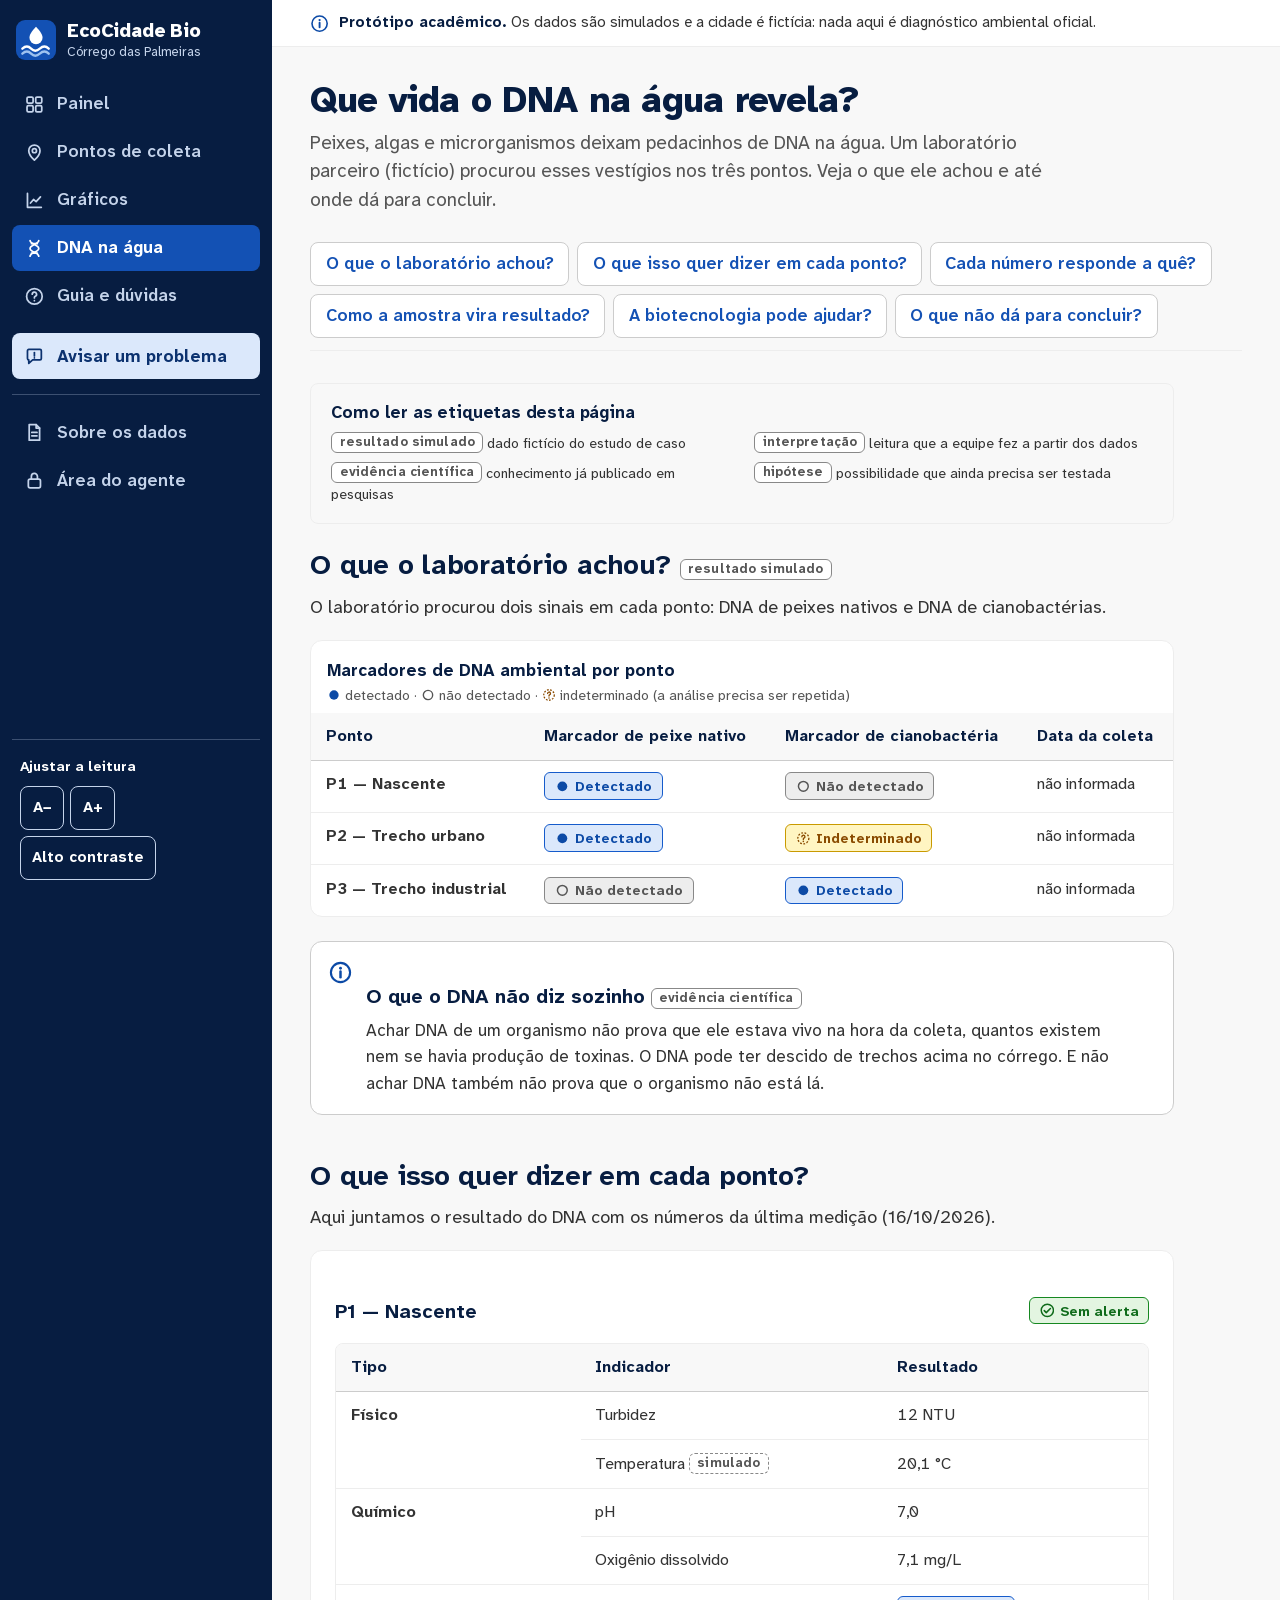
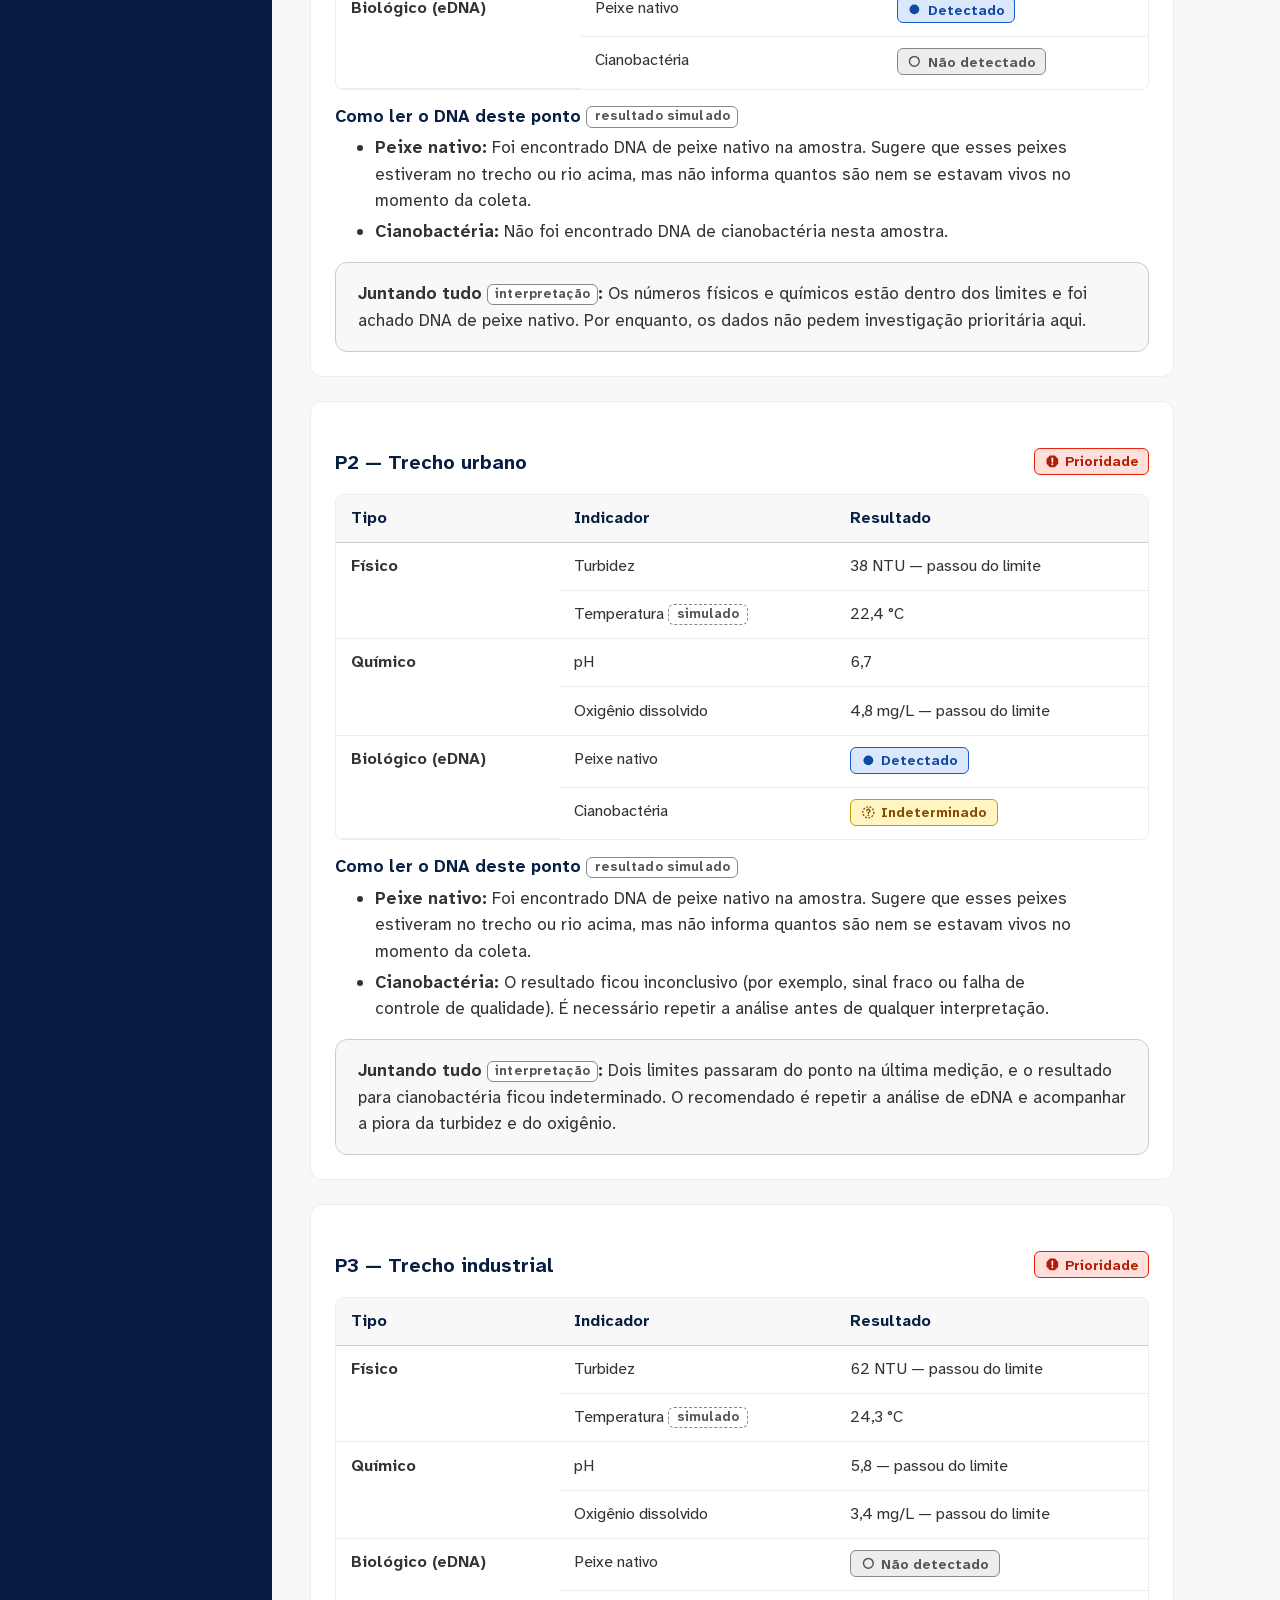
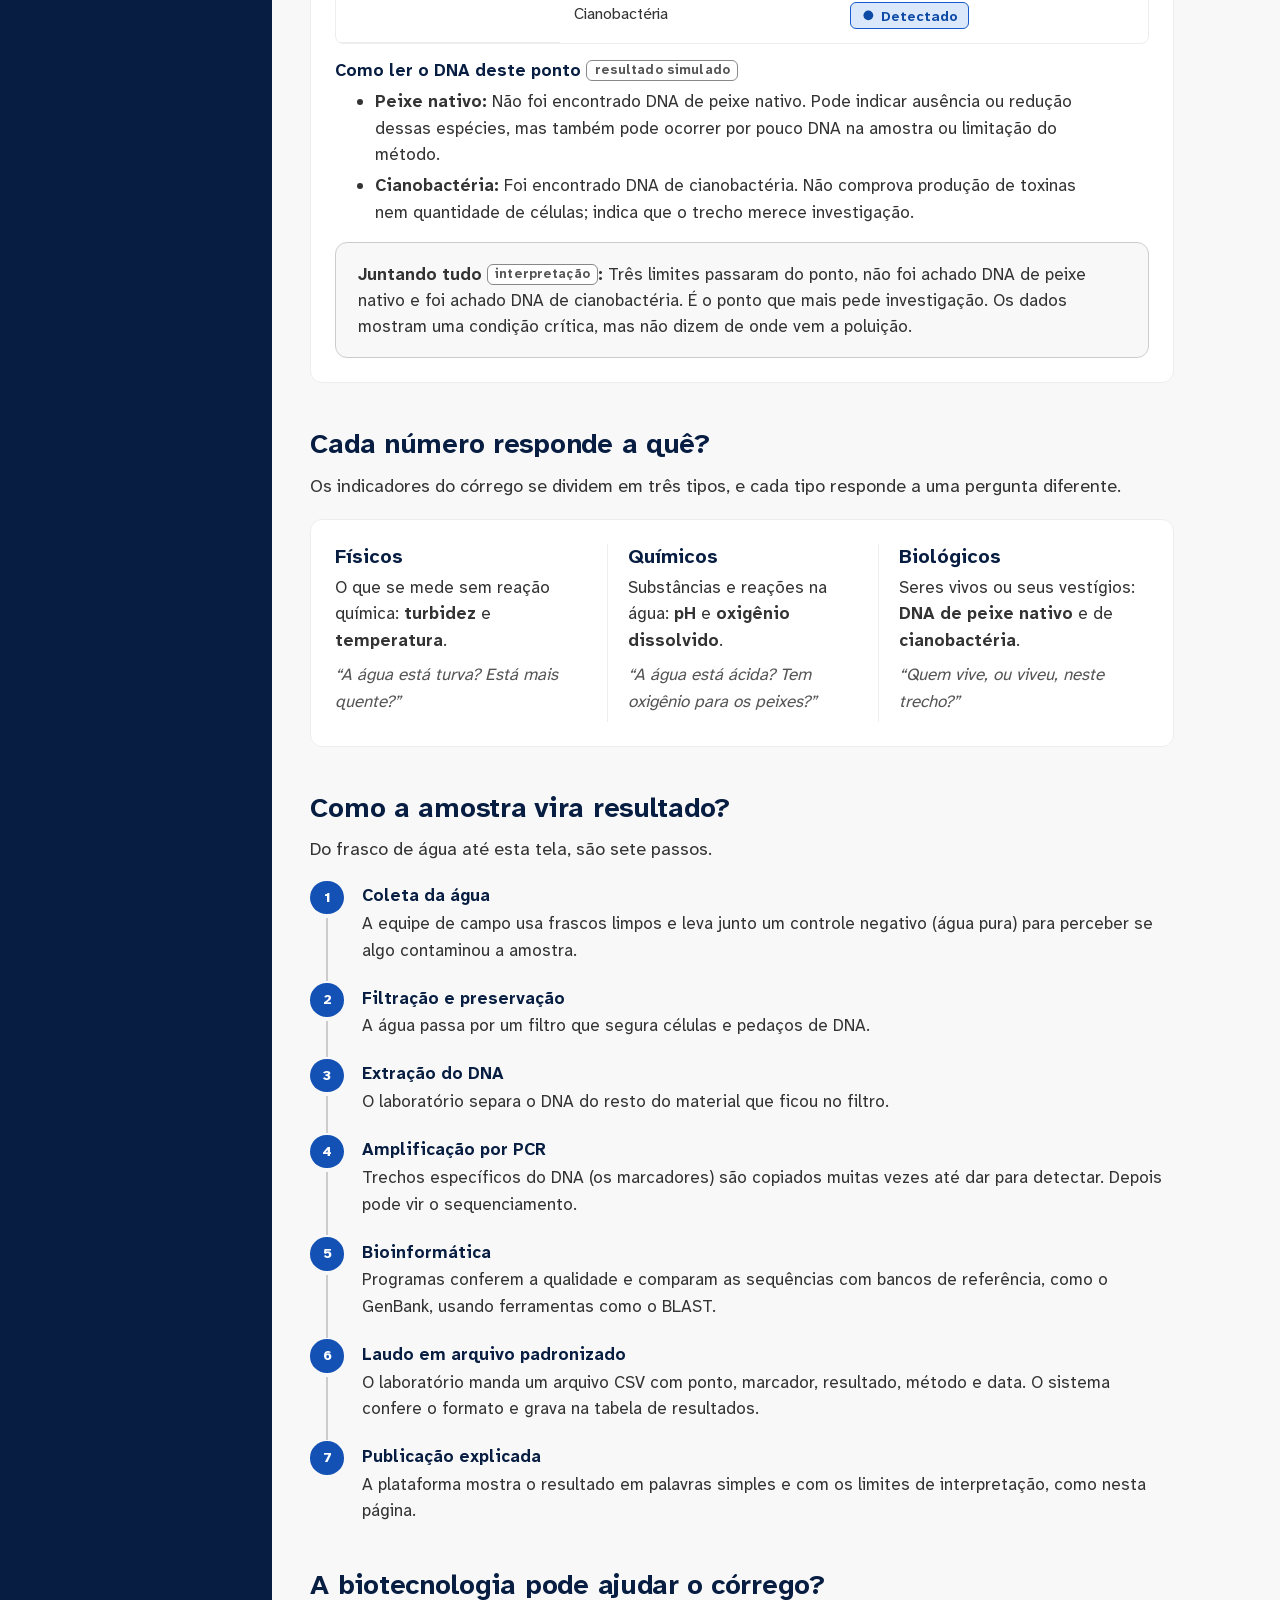
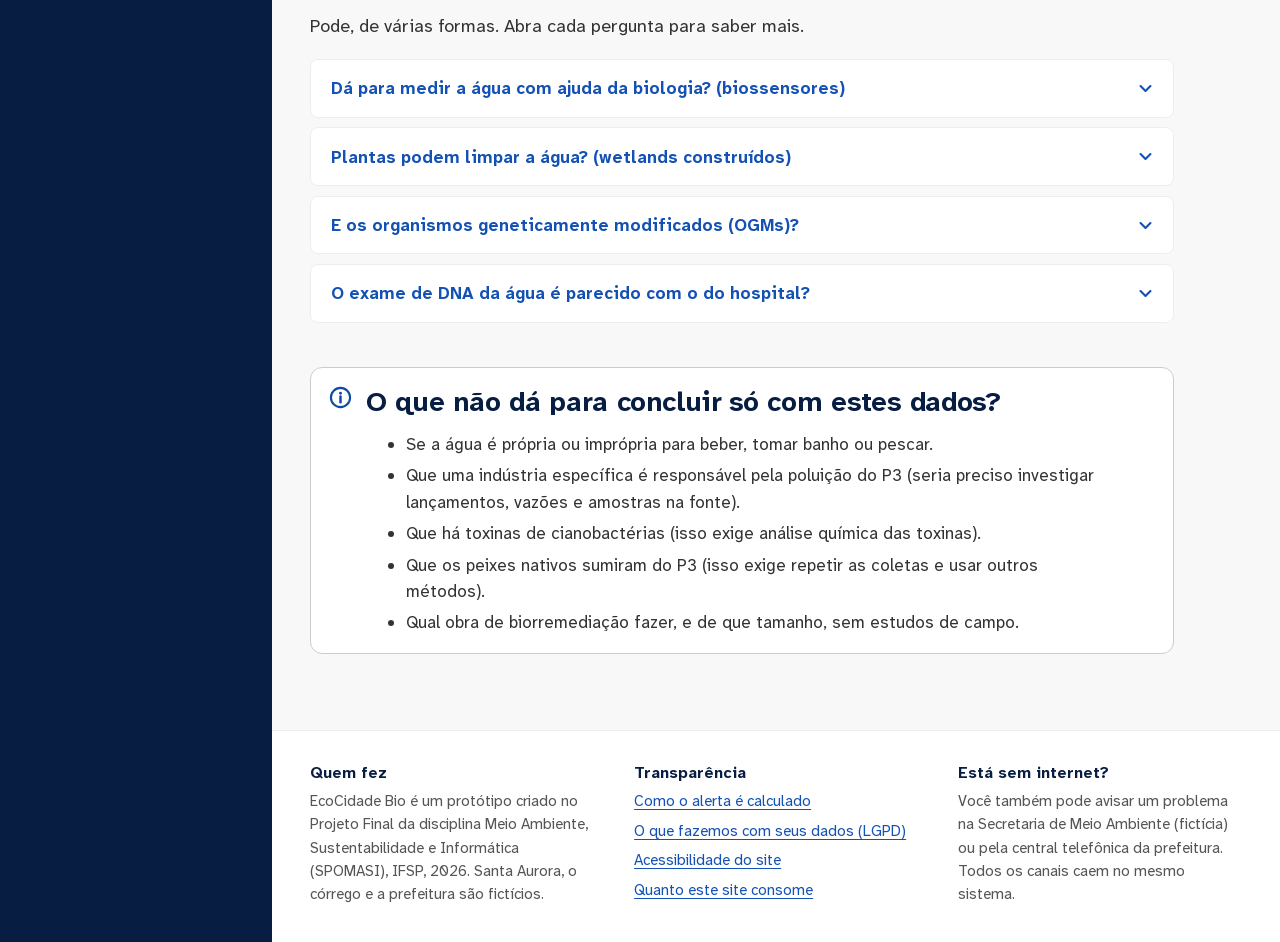
<file: biotecnologia.html>
<!doctype html>
<html lang="pt-BR" class="no-js">
<head>
  <meta charset="utf-8">
  <meta name="viewport" content="width=device-width, initial-scale=1">
  <title>DNA na água | EcoCidade Bio</title>
  <meta name="description" content="O que o DNA ambiental (eDNA) encontrado no Córrego das Palmeiras revela, como ler os resultados simulados e até onde dá para concluir.">
  <meta name="robots" content="noindex, nofollow">
  <link rel="icon" href="data:image/svg+xml,%3Csvg%20xmlns%3D%22http%3A%2F%2Fwww.w3.org%2F2000%2Fsvg%22%20viewBox%3D%220%200%2044%2044%22%3E%3Crect%20width%3D%2244%22%20height%3D%2244%22%20rx%3D%2210%22%20fill%3D%22%231351b4%22%2F%3E%3Cpath%20d%3D%22M22%207.5c5%205.2%207.2%209%207.2%2011.9a7.2%207.2%200%200%201-14.4%200c0-2.9%202.2-6.7%207.2-11.9z%22%20fill%3D%22%23fff%22%2F%3E%3Cpath%20d%3D%22M7%2033c3.6-3.2%206.4-3.2%209.6%200s6%203.2%209.6%200%206.4-3.2%209.8%200%22%20fill%3D%22none%22%20stroke%3D%22%23fff%22%20stroke-width%3D%223.4%22%20stroke-linecap%3D%22round%22%2F%3E%3C%2Fsvg%3E">
  <link rel="stylesheet" href="assets/css/style.css">
  <script src="assets/js/data.js" defer></script>
  <script src="assets/js/app.js" defer></script>
</head>
<body data-page="biotecnologia">
  <a class="skip-link" href="#conteudo">Pular para o conteúdo</a>

  <div class="app">
    <header class="sidebar" data-open="false">
      <div class="sidebar-top">
        <a class="brand" href="index.html">
          <svg width="40" height="40" viewBox="0 0 44 44" aria-hidden="true" focusable="false"><rect width="44" height="44" rx="10" fill="#1351b4"/><path d="M22 7.5c5 5.2 7.2 9 7.2 11.9a7.2 7.2 0 0 1-14.4 0c0-2.9 2.2-6.7 7.2-11.9z" fill="#fff"/><path d="M7 31.5c3.6-3.2 6.4-3.2 9.6 0s6 3.2 9.6 0 6.4-3.2 9.8 0" fill="none" stroke="#fff" stroke-width="2.6" stroke-linecap="round"/><path d="M7 37c3.6-3.2 6.4-3.2 9.6 0s6 3.2 9.6 0 6.4-3.2 9.8 0" fill="none" stroke="#9ec2f0" stroke-width="2.6" stroke-linecap="round"/></svg>
          <span class="brand-text"><span class="brand-name">EcoCidade Bio</span><span class="brand-sub">Córrego das Palmeiras</span></span>
        </a>
        <button class="menu-toggle" type="button" aria-expanded="false" aria-controls="menu-gaveta">
          <svg width="22" height="22" viewBox="0 0 24 24" aria-hidden="true" focusable="false"><path d="M4 6.5h16M4 12h16M4 17.5h16" fill="none" stroke="currentColor" stroke-width="2" stroke-linecap="round"/></svg>
          <span>Menu</span>
        </button>
      </div>

      <div id="menu-gaveta" class="sidebar-body">
        <nav class="side-nav" aria-label="Menu principal">
          <ul>
          <li><a href="index.html"><svg class="nav-icon" viewBox="0 0 24 24" aria-hidden="true" focusable="false" fill="none" stroke="currentColor" stroke-width="2" stroke-linecap="round" stroke-linejoin="round"><rect x="3.5" y="3.5" width="7" height="7" rx="1.5"/><rect x="13.5" y="3.5" width="7" height="7" rx="1.5"/><rect x="3.5" y="13.5" width="7" height="7" rx="1.5"/><rect x="13.5" y="13.5" width="7" height="7" rx="1.5"/></svg><span>Painel</span></a></li>
          <li><a href="monitoramento.html"><svg class="nav-icon" viewBox="0 0 24 24" aria-hidden="true" focusable="false" fill="none" stroke="currentColor" stroke-width="2" stroke-linecap="round" stroke-linejoin="round"><path d="M12 21s-6.5-6.1-6.5-11a6.5 6.5 0 0 1 13 0c0 4.9-6.5 11-6.5 11z"/><circle cx="12" cy="10" r="2.4"/></svg><span>Pontos de coleta</span></a></li>
          <li><a href="historico.html"><svg class="nav-icon" viewBox="0 0 24 24" aria-hidden="true" focusable="false" fill="none" stroke="currentColor" stroke-width="2" stroke-linecap="round" stroke-linejoin="round"><path d="M4 4v16h16"/><path d="M7.5 15l3.5-4 3 2.5L19 8"/></svg><span>Gráficos</span></a></li>
          <li><a href="biotecnologia.html" aria-current="page"><svg class="nav-icon" viewBox="0 0 24 24" aria-hidden="true" focusable="false" fill="none" stroke="currentColor" stroke-width="2" stroke-linecap="round" stroke-linejoin="round"><path d="M7 3c0 4 10 5 10 9s-10 5-10 9"/><path d="M17 3c0 4-10 5-10 9s10 5 10 9"/><path d="M8.6 6.5h6.8M8.6 17.5h6.8"/></svg><span>DNA na água</span></a></li>
          <li><a href="aprenda.html"><svg class="nav-icon" viewBox="0 0 24 24" aria-hidden="true" focusable="false" fill="none" stroke="currentColor" stroke-width="2" stroke-linecap="round" stroke-linejoin="round"><circle cx="12" cy="12" r="9"/><path d="M9.5 9.5a2.5 2.5 0 1 1 3.5 2.3c-.7.3-1 .9-1 1.6v.4"/><path d="M12 17h.01"/></svg><span>Guia e dúvidas</span></a></li>
          </ul>
          <ul class="side-nav-action">
          <li><a class="nav-cta" href="ocorrencia.html"><svg class="nav-icon" viewBox="0 0 24 24" aria-hidden="true" focusable="false" fill="none" stroke="currentColor" stroke-width="2" stroke-linecap="round" stroke-linejoin="round"><path d="M4 5.5A1.5 1.5 0 0 1 5.5 4h13A1.5 1.5 0 0 1 20 5.5v9a1.5 1.5 0 0 1-1.5 1.5H10l-4.5 4v-4A1.5 1.5 0 0 1 4 14.5z"/><path d="M12 7.5v4"/><path d="M12 13.8h.01"/></svg><span>Avisar um problema</span></a></li>
          </ul>
          <ul class="side-nav-more">
          <li><a href="sobre.html"><svg class="nav-icon" viewBox="0 0 24 24" aria-hidden="true" focusable="false" fill="none" stroke="currentColor" stroke-width="2" stroke-linecap="round" stroke-linejoin="round"><path d="M6 3h8l4 4v14H6z"/><path d="M14 3v4h4"/><path d="M9 12h6M9 16h6"/></svg><span>Sobre os dados</span></a></li>
          <li><a href="admin.html"><svg class="nav-icon" viewBox="0 0 24 24" aria-hidden="true" focusable="false" fill="none" stroke="currentColor" stroke-width="2" stroke-linecap="round" stroke-linejoin="round"><rect x="5" y="10.5" width="14" height="10" rx="2"/><path d="M8.5 10.5V7.5a3.5 3.5 0 0 1 7 0v3"/></svg><span>Área do agente</span></a></li>
          </ul>
        </nav>

        <div class="reading-tools" role="group" aria-labelledby="rt-titulo">
          <p id="rt-titulo" class="rt-title">Ajustar a leitura</p>
          <div class="rt-row">
            <button type="button" data-acao="fonte-menos" aria-label="Diminuir o texto">A−</button>
            <button type="button" data-acao="fonte-mais" aria-label="Aumentar o texto">A+</button>
            <button type="button" data-acao="contraste" aria-pressed="false">Alto contraste</button>
          </div>
          <span id="pref-status" class="visually-hidden" role="status"></span>
        </div>
      </div>
    </header>

    <div class="app-main">
      <div class="proto-line" role="region" aria-label="Aviso sobre o protótipo">
        <svg viewBox="0 0 24 24" aria-hidden="true" focusable="false"><circle cx="12" cy="12" r="9.5" fill="none" stroke="currentColor" stroke-width="2"/><path d="M12 11v5.5" stroke="currentColor" stroke-width="2.4" stroke-linecap="round"/><circle cx="12" cy="7.6" r="1.4" fill="currentColor"/></svg>
        <p><strong>Protótipo acadêmico.</strong> Os dados são simulados e a cidade é fictícia: nada aqui é diagnóstico ambiental oficial.</p>
      </div>

      <main id="conteudo" tabindex="-1">
<div class="page">
  <header class="page-top">
    <h1>Que vida o DNA na água revela?</h1>
    <p class="page-sub">Peixes, algas e microrganismos deixam pedacinhos de DNA na água. Um laboratório parceiro (fictício) procurou esses vestígios nos três pontos. Veja o que ele achou e até onde dá para concluir.</p>
  </header>

  <nav class="jump" aria-label="Nesta página">
    <ul>
      <li><a href="#res-titulo">O que o laboratório achou?</a></li>
      <li><a href="#int-titulo">O que isso quer dizer em cada ponto?</a></li>
      <li><a href="#tipos-titulo">Cada número responde a quê?</a></li>
      <li><a href="#fluxo-titulo">Como a amostra vira resultado?</a></li>
      <li><a href="#saber-titulo">A biotecnologia pode ajudar?</a></li>
      <li><a href="#dec-titulo">O que não dá para concluir?</a></li>
    </ul>
  </nav>

  <div class="doc">
    <section class="panel-inset" aria-labelledby="etiquetas-titulo">
      <h2 id="etiquetas-titulo" class="h-small">Como ler as etiquetas desta página</h2>
      <ul class="evidence-legend">
        <li><span class="tag">resultado simulado</span> dado fictício do estudo de caso</li>
        <li><span class="tag">interpretação</span> leitura que a equipe fez a partir dos dados</li>
        <li><span class="tag">evidência científica</span> conhecimento já publicado em pesquisas</li>
        <li><span class="tag">hipótese</span> possibilidade que ainda precisa ser testada</li>
      </ul>
    </section>

    <section class="doc-section block" aria-labelledby="res-titulo">
      <h2 id="res-titulo">O que o laboratório achou? <span class="tag">resultado simulado</span></h2>
      <p>O laboratório procurou dois sinais em cada ponto: DNA de peixes nativos e DNA de cianobactérias.</p>
      <div class="table-wrap" role="region" aria-labelledby="edna-cap" tabindex="0">
        <table class="table-stack">
          <caption id="edna-cap">Marcadores de DNA ambiental por ponto<small><span class="legend-icon info"><svg viewBox="0 0 24 24" aria-hidden="true" focusable="false"><circle cx="12" cy="12" r="8" fill="currentColor"/></svg></span> detectado · <span class="legend-icon neutral"><svg viewBox="0 0 24 24" aria-hidden="true" focusable="false"><circle cx="12" cy="12" r="8" fill="none" stroke="currentColor" stroke-width="2.4"/></svg></span> não detectado · <span class="legend-icon warn"><svg viewBox="0 0 24 24" aria-hidden="true" focusable="false"><circle cx="12" cy="12" r="9" fill="none" stroke="currentColor" stroke-width="2.2" stroke-dasharray="3 2.4"/><path d="M9.6 9.4a2.5 2.5 0 1 1 3.4 2.3c-.7.3-1 .8-1 1.5v.6" fill="none" stroke="currentColor" stroke-width="2.2" stroke-linecap="round"/><circle cx="12" cy="17" r="1.3" fill="currentColor"/></svg></span> indeterminado (a análise precisa ser repetida)</small></caption>
          <thead><tr><th scope="col">Ponto</th><th scope="col">Marcador de peixe nativo</th><th scope="col">Marcador de cianobactéria</th><th scope="col">Data da coleta</th></tr></thead>
          <tbody id="edna-body"></tbody>
        </table>
      </div>
      <div class="callout note block">
        <h3>O que o DNA não diz sozinho <span class="tag">evidência científica</span></h3>
        <p>Achar DNA de um organismo não prova que ele estava vivo na hora da coleta, quantos existem nem se havia produção de toxinas. O DNA pode ter descido de trechos acima no córrego. E não achar DNA também não prova que o organismo não está lá.</p>
      </div>
    </section>

    <section class="doc-section" aria-labelledby="int-titulo">
      <h2 id="int-titulo">O que isso quer dizer em cada ponto?</h2>
      <p>Aqui juntamos o resultado do DNA com os números da última medição (16/10/2026).</p>
      <div id="integrated" class="point-dna">
        <p>Não conseguimos carregar esta comparação agora.</p>
      </div>
    </section>

    <section class="doc-section" aria-labelledby="tipos-titulo">
      <h2 id="tipos-titulo">Cada número responde a quê?</h2>
      <p>Os indicadores do córrego se dividem em três tipos, e cada tipo responde a uma pergunta diferente.</p>
      <div class="panel">
        <div class="three-col">
          <div>
            <h3>Físicos</h3>
            <p>O que se mede sem reação química: <strong>turbidez</strong> e <strong>temperatura</strong>.</p>
            <p class="ask">“A água está turva? Está mais quente?”</p>
          </div>
          <div>
            <h3>Químicos</h3>
            <p>Substâncias e reações na água: <strong>pH</strong> e <strong>oxigênio dissolvido</strong>.</p>
            <p class="ask">“A água está ácida? Tem oxigênio para os peixes?”</p>
          </div>
          <div>
            <h3>Biológicos</h3>
            <p>Seres vivos ou seus vestígios: <strong>DNA de peixe nativo</strong> e de <strong>cianobactéria</strong>.</p>
            <p class="ask">“Quem vive, ou viveu, neste trecho?”</p>
          </div>
        </div>
      </div>
    </section>

    <section class="doc-section" aria-labelledby="fluxo-titulo">
      <h2 id="fluxo-titulo">Como a amostra vira resultado?</h2>
      <p>Do frasco de água até esta tela, são sete passos.</p>
      <ol class="steps">
        <li><strong>Coleta da água</strong><span class="who">A equipe de campo usa frascos limpos e leva junto um controle negativo (água pura) para perceber se algo contaminou a amostra.</span></li>
        <li><strong>Filtração e preservação</strong><span class="who">A água passa por um filtro que segura células e pedaços de DNA.</span></li>
        <li><strong>Extração do DNA</strong><span class="who">O laboratório separa o DNA do resto do material que ficou no filtro.</span></li>
        <li><strong>Amplificação por PCR</strong><span class="who">Trechos específicos do DNA (os marcadores) são copiados muitas vezes até dar para detectar. Depois pode vir o sequenciamento.</span></li>
        <li><strong>Bioinformática</strong><span class="who">Programas conferem a qualidade e comparam as sequências com bancos de referência, como o GenBank, usando ferramentas como o BLAST.</span></li>
        <li><strong>Laudo em arquivo padronizado</strong><span class="who">O laboratório manda um arquivo CSV com ponto, marcador, resultado, método e data. O sistema confere o formato e grava na tabela de resultados.</span></li>
        <li><strong>Publicação explicada</strong><span class="who">A plataforma mostra o resultado em palavras simples e com os limites de interpretação, como nesta página.</span></li>
      </ol>
    </section>

    <section class="doc-section" aria-labelledby="saber-titulo">
      <h2 id="saber-titulo">A biotecnologia pode ajudar o córrego?</h2>
      <p>Pode, de várias formas. Abra cada pergunta para saber mais.</p>

      <details class="disclosure">
        <summary>Dá para medir a água com ajuda da biologia? (biossensores)</summary>
        <div class="disclosure-body">
          <p><span class="tag">evidência científica</span> Um biossensor junta uma parte biológica que reconhece algo (enzima, anticorpo, fita de DNA ou célula) a um transdutor, que transforma esse reconhecimento em sinal elétrico ou óptico.</p>
          <p><span class="tag">hipótese</span> No Córrego das Palmeiras, biossensores poderiam complementar as sondas de pH e oxigênio, por exemplo avisando sobre toxinas de cianobactérias antes da análise completa no laboratório. Eles precisariam de validação em campo, calibração e manutenção.</p>
        </div>
      </details>

      <details class="disclosure">
        <summary>Plantas podem limpar a água? (wetlands construídos)</summary>
        <div class="disclosure-body">
          <p><span class="tag">evidência científica</span> Wetlands construídos, ou jardins filtrantes, são áreas alagadas planejadas com plantas aquáticas (macrófitas) e substrato. As raízes e os microrganismos que vivem nelas seguram partículas, decompõem matéria orgânica e absorvem nutrientes.</p>
          <p><span class="tag">hipótese</span> Um wetland antes do P3, ou nas drenagens que chegam ao P2, poderia ajudar a reduzir a turbidez e a matéria orgânica, o que favorece o oxigênio dissolvido.</p>
          <p><strong>Limites:</strong> precisa de espaço e de manutenção (poda e destino das plantas), pode não tratar alguns poluentes industriais e não substitui o controle na fonte, como a fiscalização de lançamentos e a coleta de esgoto.</p>
        </div>
      </details>

      <details class="disclosure">
        <summary>E os organismos geneticamente modificados (OGMs)?</summary>
        <div class="disclosure-body">
          <p><span class="tag">evidência científica</span> A engenharia genética altera diretamente o DNA de um organismo. Com ela é possível, por exemplo, produzir insulina humana em microrganismos ou criar bactérias que dão sinal quando encontram um poluente.</p>
          <p><strong>Riscos que precisam ser avaliados caso a caso:</strong> o organismo sobreviver e se espalhar no ambiente, passar genes para outros organismos e afetar o ecossistema. Por isso, no Brasil, atividades com OGMs seguem a Lei de Biossegurança (Lei nº 11.105/2005) e a avaliação da CTNBio.</p>
          <p>Esta plataforma não propõe soltar OGMs no córrego. A biorremediação sugerida usa plantas e microrganismos nativos.</p>
        </div>
      </details>

      <details class="disclosure">
        <summary>O exame de DNA da água é parecido com o do hospital?</summary>
        <div class="disclosure-body">
          <p>Sim. A mesma técnica de PCR que identifica DNA de peixes na água é usada em hospitais para detectar vírus e bactérias em pacientes. Muda o contexto: o exame clínico é lido junto com sintomas e histórico; o resultado ambiental é lido junto com as medições, o local e a época da coleta.</p>
          <p>Nos dois casos, achar material genético não quer dizer, automaticamente, doença ativa ou organismo vivo.</p>
        </div>
      </details>
    </section>

    <section class="doc-section callout note" aria-labelledby="dec-titulo">
      <h2 id="dec-titulo">O que não dá para concluir só com estes dados?</h2>
      <ul>
        <li>Se a água é própria ou imprópria para beber, tomar banho ou pescar.</li>
        <li>Que uma indústria específica é responsável pela poluição do P3 (seria preciso investigar lançamentos, vazões e amostras na fonte).</li>
        <li>Que há toxinas de cianobactérias (isso exige análise química das toxinas).</li>
        <li>Que os peixes nativos sumiram do P3 (isso exige repetir as coletas e usar outros métodos).</li>
        <li>Qual obra de biorremediação fazer, e de que tamanho, sem estudos de campo.</li>
      </ul>
    </section>
  </div>
</div>
      </main>

      <footer class="app-footer">
        <div class="footer-cols">
          <div>
            <h2>Quem fez</h2>
            <p>EcoCidade Bio é um protótipo criado no Projeto Final da disciplina Meio Ambiente, Sustentabilidade e Informática (SPOMASI), IFSP, 2026. Santa Aurora, o córrego e a prefeitura são fictícios.</p>
          </div>
          <div>
            <h2>Transparência</h2>
            <ul>
              <li><a href="sobre.html#metodologia">Como o alerta é calculado</a></li>
              <li><a href="sobre.html#privacidade">O que fazemos com seus dados (LGPD)</a></li>
              <li><a href="sobre.html#acessibilidade">Acessibilidade do site</a></li>
              <li><a href="sobre.html#sustentabilidade">Quanto este site consome</a></li>
            </ul>
          </div>
          <div>
            <h2>Está sem internet?</h2>
            <p>Você também pode avisar um problema na Secretaria de Meio Ambiente (fictícia) ou pela central telefônica da prefeitura. Todos os canais caem no mesmo sistema.</p>
          </div>
        </div>
      </footer>
    </div>
  </div>
</body>
</html>
</file>
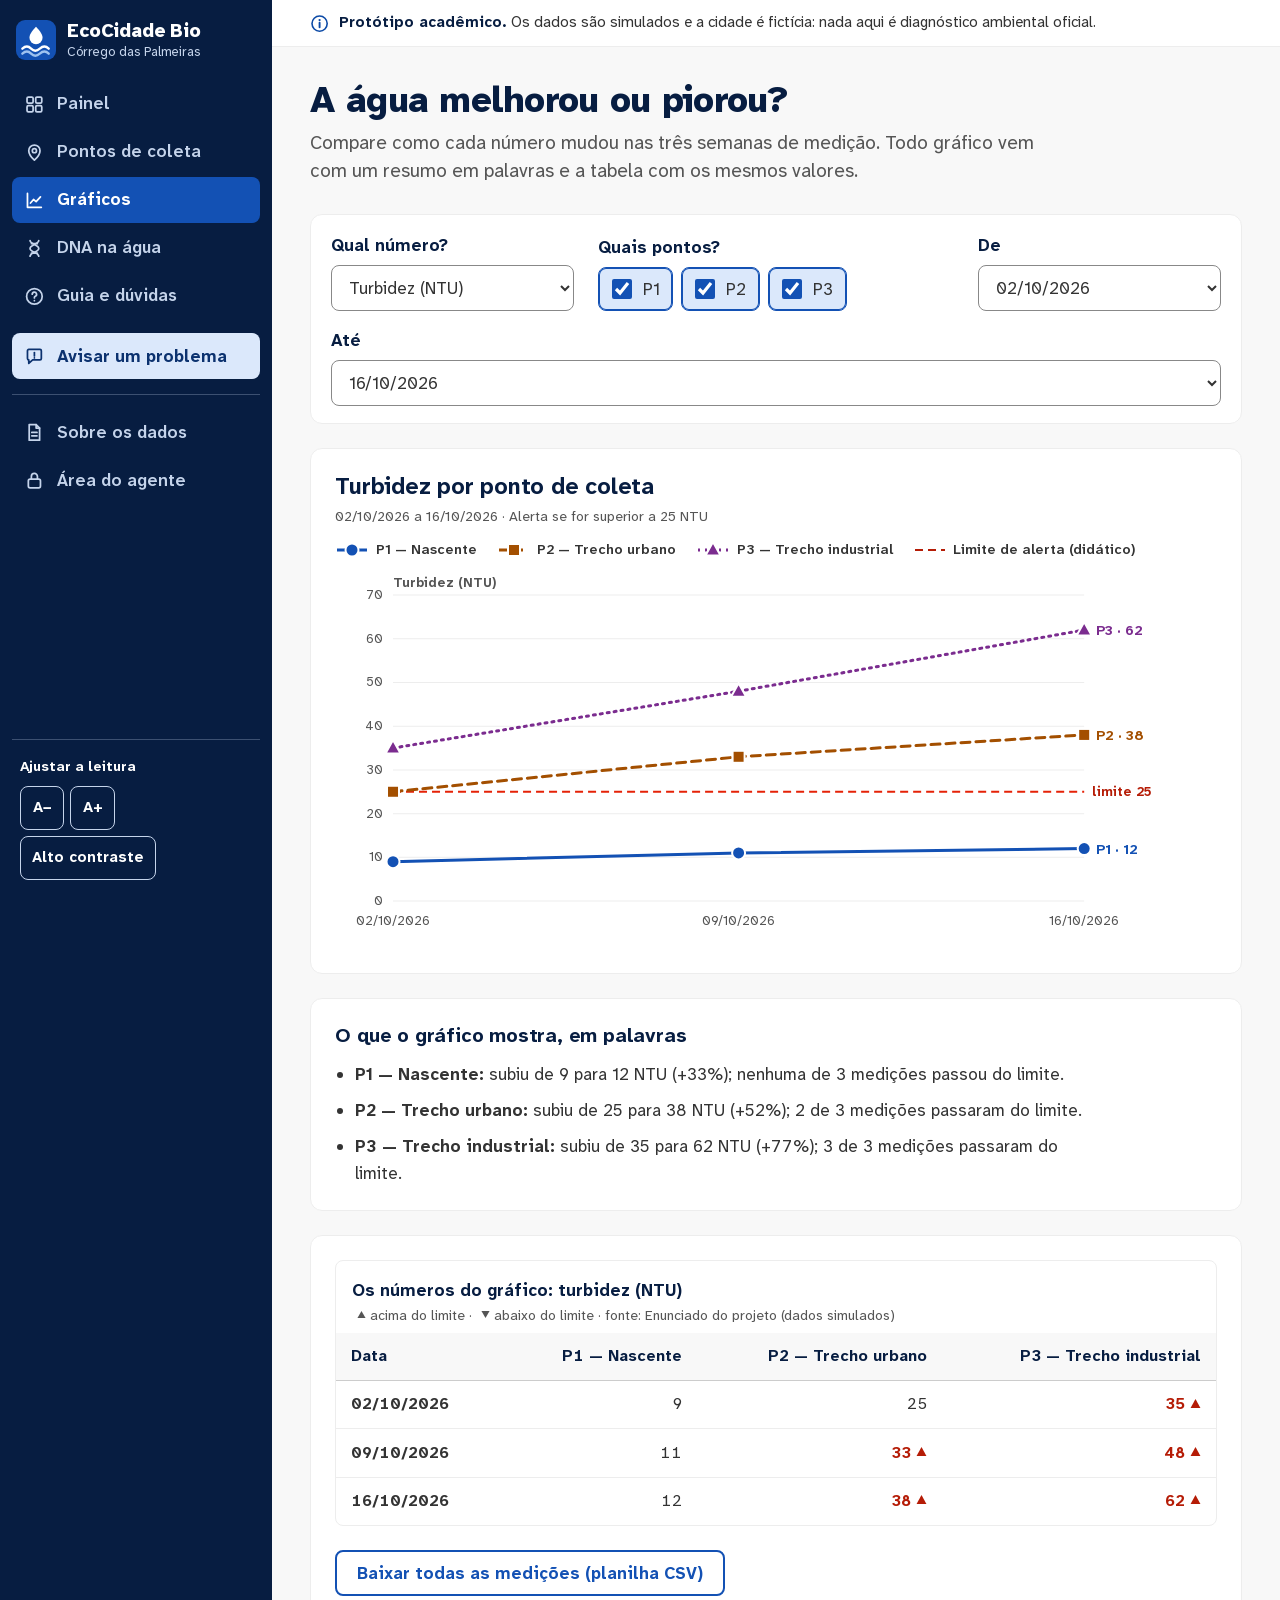
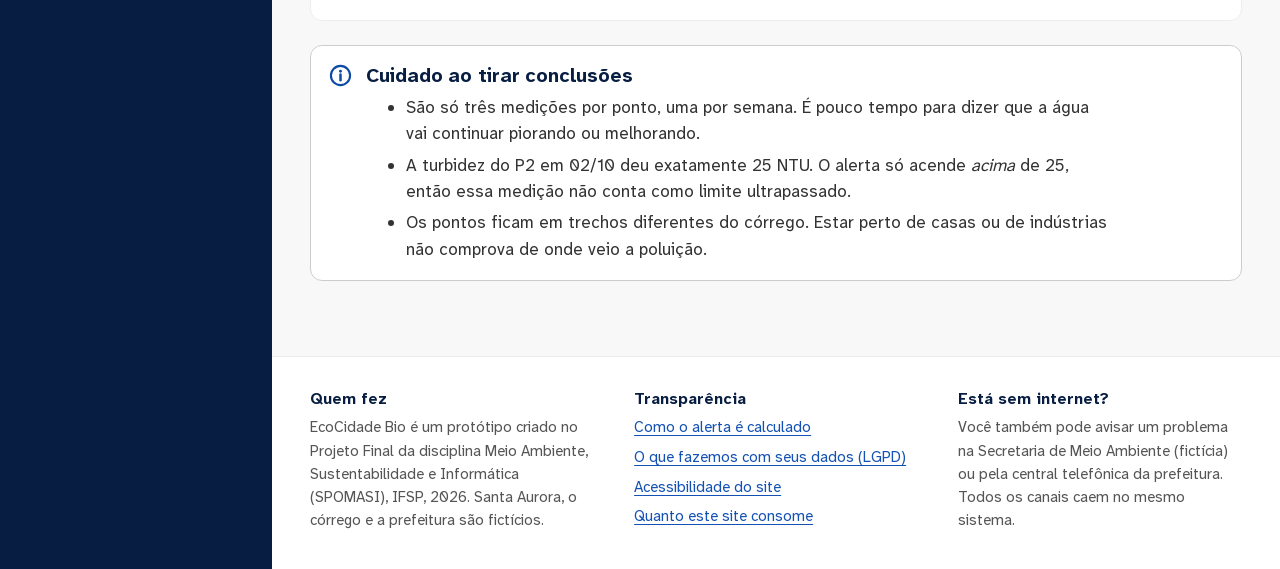
<file: historico.html>
<!doctype html>
<html lang="pt-BR" class="no-js">
<head>
  <meta charset="utf-8">
  <meta name="viewport" content="width=device-width, initial-scale=1">
  <title>Gráficos | EcoCidade Bio</title>
  <meta name="description" content="Veja se a água do Córrego das Palmeiras melhorou ou piorou: gráficos de pH, turbidez, oxigênio dissolvido e temperatura por ponto.">
  <meta name="robots" content="noindex, nofollow">
  <link rel="icon" href="data:image/svg+xml,%3Csvg%20xmlns%3D%22http%3A%2F%2Fwww.w3.org%2F2000%2Fsvg%22%20viewBox%3D%220%200%2044%2044%22%3E%3Crect%20width%3D%2244%22%20height%3D%2244%22%20rx%3D%2210%22%20fill%3D%22%231351b4%22%2F%3E%3Cpath%20d%3D%22M22%207.5c5%205.2%207.2%209%207.2%2011.9a7.2%207.2%200%200%201-14.4%200c0-2.9%202.2-6.7%207.2-11.9z%22%20fill%3D%22%23fff%22%2F%3E%3Cpath%20d%3D%22M7%2033c3.6-3.2%206.4-3.2%209.6%200s6%203.2%209.6%200%206.4-3.2%209.8%200%22%20fill%3D%22none%22%20stroke%3D%22%23fff%22%20stroke-width%3D%223.4%22%20stroke-linecap%3D%22round%22%2F%3E%3C%2Fsvg%3E">
  <link rel="stylesheet" href="assets/css/style.css">
  <script src="assets/js/data.js" defer></script>
  <script src="assets/js/app.js" defer></script>
</head>
<body data-page="historico">
  <a class="skip-link" href="#conteudo">Pular para o conteúdo</a>

  <div class="app">
    <header class="sidebar" data-open="false">
      <div class="sidebar-top">
        <a class="brand" href="index.html">
          <svg width="40" height="40" viewBox="0 0 44 44" aria-hidden="true" focusable="false"><rect width="44" height="44" rx="10" fill="#1351b4"/><path d="M22 7.5c5 5.2 7.2 9 7.2 11.9a7.2 7.2 0 0 1-14.4 0c0-2.9 2.2-6.7 7.2-11.9z" fill="#fff"/><path d="M7 31.5c3.6-3.2 6.4-3.2 9.6 0s6 3.2 9.6 0 6.4-3.2 9.8 0" fill="none" stroke="#fff" stroke-width="2.6" stroke-linecap="round"/><path d="M7 37c3.6-3.2 6.4-3.2 9.6 0s6 3.2 9.6 0 6.4-3.2 9.8 0" fill="none" stroke="#9ec2f0" stroke-width="2.6" stroke-linecap="round"/></svg>
          <span class="brand-text"><span class="brand-name">EcoCidade Bio</span><span class="brand-sub">Córrego das Palmeiras</span></span>
        </a>
        <button class="menu-toggle" type="button" aria-expanded="false" aria-controls="menu-gaveta">
          <svg width="22" height="22" viewBox="0 0 24 24" aria-hidden="true" focusable="false"><path d="M4 6.5h16M4 12h16M4 17.5h16" fill="none" stroke="currentColor" stroke-width="2" stroke-linecap="round"/></svg>
          <span>Menu</span>
        </button>
      </div>

      <div id="menu-gaveta" class="sidebar-body">
        <nav class="side-nav" aria-label="Menu principal">
          <ul>
          <li><a href="index.html"><svg class="nav-icon" viewBox="0 0 24 24" aria-hidden="true" focusable="false" fill="none" stroke="currentColor" stroke-width="2" stroke-linecap="round" stroke-linejoin="round"><rect x="3.5" y="3.5" width="7" height="7" rx="1.5"/><rect x="13.5" y="3.5" width="7" height="7" rx="1.5"/><rect x="3.5" y="13.5" width="7" height="7" rx="1.5"/><rect x="13.5" y="13.5" width="7" height="7" rx="1.5"/></svg><span>Painel</span></a></li>
          <li><a href="monitoramento.html"><svg class="nav-icon" viewBox="0 0 24 24" aria-hidden="true" focusable="false" fill="none" stroke="currentColor" stroke-width="2" stroke-linecap="round" stroke-linejoin="round"><path d="M12 21s-6.5-6.1-6.5-11a6.5 6.5 0 0 1 13 0c0 4.9-6.5 11-6.5 11z"/><circle cx="12" cy="10" r="2.4"/></svg><span>Pontos de coleta</span></a></li>
          <li><a href="historico.html" aria-current="page"><svg class="nav-icon" viewBox="0 0 24 24" aria-hidden="true" focusable="false" fill="none" stroke="currentColor" stroke-width="2" stroke-linecap="round" stroke-linejoin="round"><path d="M4 4v16h16"/><path d="M7.5 15l3.5-4 3 2.5L19 8"/></svg><span>Gráficos</span></a></li>
          <li><a href="biotecnologia.html"><svg class="nav-icon" viewBox="0 0 24 24" aria-hidden="true" focusable="false" fill="none" stroke="currentColor" stroke-width="2" stroke-linecap="round" stroke-linejoin="round"><path d="M7 3c0 4 10 5 10 9s-10 5-10 9"/><path d="M17 3c0 4-10 5-10 9s10 5 10 9"/><path d="M8.6 6.5h6.8M8.6 17.5h6.8"/></svg><span>DNA na água</span></a></li>
          <li><a href="aprenda.html"><svg class="nav-icon" viewBox="0 0 24 24" aria-hidden="true" focusable="false" fill="none" stroke="currentColor" stroke-width="2" stroke-linecap="round" stroke-linejoin="round"><circle cx="12" cy="12" r="9"/><path d="M9.5 9.5a2.5 2.5 0 1 1 3.5 2.3c-.7.3-1 .9-1 1.6v.4"/><path d="M12 17h.01"/></svg><span>Guia e dúvidas</span></a></li>
          </ul>
          <ul class="side-nav-action">
          <li><a class="nav-cta" href="ocorrencia.html"><svg class="nav-icon" viewBox="0 0 24 24" aria-hidden="true" focusable="false" fill="none" stroke="currentColor" stroke-width="2" stroke-linecap="round" stroke-linejoin="round"><path d="M4 5.5A1.5 1.5 0 0 1 5.5 4h13A1.5 1.5 0 0 1 20 5.5v9a1.5 1.5 0 0 1-1.5 1.5H10l-4.5 4v-4A1.5 1.5 0 0 1 4 14.5z"/><path d="M12 7.5v4"/><path d="M12 13.8h.01"/></svg><span>Avisar um problema</span></a></li>
          </ul>
          <ul class="side-nav-more">
          <li><a href="sobre.html"><svg class="nav-icon" viewBox="0 0 24 24" aria-hidden="true" focusable="false" fill="none" stroke="currentColor" stroke-width="2" stroke-linecap="round" stroke-linejoin="round"><path d="M6 3h8l4 4v14H6z"/><path d="M14 3v4h4"/><path d="M9 12h6M9 16h6"/></svg><span>Sobre os dados</span></a></li>
          <li><a href="admin.html"><svg class="nav-icon" viewBox="0 0 24 24" aria-hidden="true" focusable="false" fill="none" stroke="currentColor" stroke-width="2" stroke-linecap="round" stroke-linejoin="round"><rect x="5" y="10.5" width="14" height="10" rx="2"/><path d="M8.5 10.5V7.5a3.5 3.5 0 0 1 7 0v3"/></svg><span>Área do agente</span></a></li>
          </ul>
        </nav>

        <div class="reading-tools" role="group" aria-labelledby="rt-titulo">
          <p id="rt-titulo" class="rt-title">Ajustar a leitura</p>
          <div class="rt-row">
            <button type="button" data-acao="fonte-menos" aria-label="Diminuir o texto">A−</button>
            <button type="button" data-acao="fonte-mais" aria-label="Aumentar o texto">A+</button>
            <button type="button" data-acao="contraste" aria-pressed="false">Alto contraste</button>
          </div>
          <span id="pref-status" class="visually-hidden" role="status"></span>
        </div>
      </div>
    </header>

    <div class="app-main">
      <div class="proto-line" role="region" aria-label="Aviso sobre o protótipo">
        <svg viewBox="0 0 24 24" aria-hidden="true" focusable="false"><circle cx="12" cy="12" r="9.5" fill="none" stroke="currentColor" stroke-width="2"/><path d="M12 11v5.5" stroke="currentColor" stroke-width="2.4" stroke-linecap="round"/><circle cx="12" cy="7.6" r="1.4" fill="currentColor"/></svg>
        <p><strong>Protótipo acadêmico.</strong> Os dados são simulados e a cidade é fictícia: nada aqui é diagnóstico ambiental oficial.</p>
      </div>

      <main id="conteudo" tabindex="-1">
<div class="page">
  <header class="page-top">
    <h1>A água melhorou ou piorou?</h1>
    <p class="page-sub">Compare como cada número mudou nas três semanas de medição. Todo gráfico vem com um resumo em palavras e a tabela com os mesmos valores.</p>
  </header>

  <p id="live" class="visually-hidden" role="status" aria-live="polite"></p>

  <form id="chart-form" class="toolbar toolbar-chart" aria-label="O que mostrar no gráfico">
    <div class="field">
      <label for="sel-indicador">Qual número?</label>
      <select id="sel-indicador">
        <option value="turbidez">Turbidez (NTU)</option>
        <option value="ph">pH</option>
        <option value="od">Oxigênio dissolvido (mg/L)</option>
        <option value="temperatura">Temperatura (°C) — simulada</option>
      </select>
    </div>
    <fieldset class="field">
      <legend>Quais pontos?</legend>
      <div class="choice-inline">
        <label class="choice"><input type="checkbox" name="serie" value="P1" checked> P1</label>
        <label class="choice"><input type="checkbox" name="serie" value="P2" checked> P2</label>
        <label class="choice"><input type="checkbox" name="serie" value="P3" checked> P3</label>
      </div>
    </fieldset>
    <div class="field">
      <label for="sel-inicio">De</label>
      <select id="sel-inicio"></select>
    </div>
    <div class="field">
      <label for="sel-fim">Até</label>
      <select id="sel-fim"></select>
    </div>
  </form>

  <div id="filtro-erro" class="error-summary" role="alert" hidden></div>

  <section id="chart-card" class="chart-area" aria-labelledby="chart-title">
    <div class="panel chart-card">
      <h2 id="chart-title">Turbidez por ponto de coleta</h2>
      <p id="chart-sub" class="chart-sub"></p>
      <ul id="legend" class="chart-legend" aria-label="Legenda"></ul>
      <svg id="chart" class="chart-svg" role="img" aria-label="Gráfico"></svg>
    </div>
    <div class="panel chart-summary">
      <h2>O que o gráfico mostra, em palavras</h2>
      <ul id="chart-text"></ul>
    </div>
  </section>

  <section id="data-section" class="panel block" aria-labelledby="data-caption">
    <div class="table-wrap" role="region" aria-labelledby="data-caption" tabindex="0">
      <table class="table-stack">
        <caption id="data-caption">Valores do gráfico</caption>
        <thead id="data-head"></thead>
        <tbody id="data-body"></tbody>
      </table>
    </div>
    <div class="actions">
      <button type="button" id="btn-csv" class="btn btn-secondary">Baixar todas as medições (planilha CSV)</button>
    </div>
  </section>

  <aside class="callout note block" aria-labelledby="cuidado-graf">
    <h2 id="cuidado-graf">Cuidado ao tirar conclusões</h2>
    <ul>
      <li>São só três medições por ponto, uma por semana. É pouco tempo para dizer que a água vai continuar piorando ou melhorando.</li>
      <li>A turbidez do P2 em 02/10 deu exatamente 25 NTU. O alerta só acende <em>acima</em> de 25, então essa medição não conta como limite ultrapassado.</li>
      <li>Os pontos ficam em trechos diferentes do córrego. Estar perto de casas ou de indústrias não comprova de onde veio a poluição.</li>
    </ul>
  </aside>
</div>
      </main>

      <footer class="app-footer">
        <div class="footer-cols">
          <div>
            <h2>Quem fez</h2>
            <p>EcoCidade Bio é um protótipo criado no Projeto Final da disciplina Meio Ambiente, Sustentabilidade e Informática (SPOMASI), IFSP, 2026. Santa Aurora, o córrego e a prefeitura são fictícios.</p>
          </div>
          <div>
            <h2>Transparência</h2>
            <ul>
              <li><a href="sobre.html#metodologia">Como o alerta é calculado</a></li>
              <li><a href="sobre.html#privacidade">O que fazemos com seus dados (LGPD)</a></li>
              <li><a href="sobre.html#acessibilidade">Acessibilidade do site</a></li>
              <li><a href="sobre.html#sustentabilidade">Quanto este site consome</a></li>
            </ul>
          </div>
          <div>
            <h2>Está sem internet?</h2>
            <p>Você também pode avisar um problema na Secretaria de Meio Ambiente (fictícia) ou pela central telefônica da prefeitura. Todos os canais caem no mesmo sistema.</p>
          </div>
        </div>
      </footer>
    </div>
  </div>
</body>
</html>
</file>
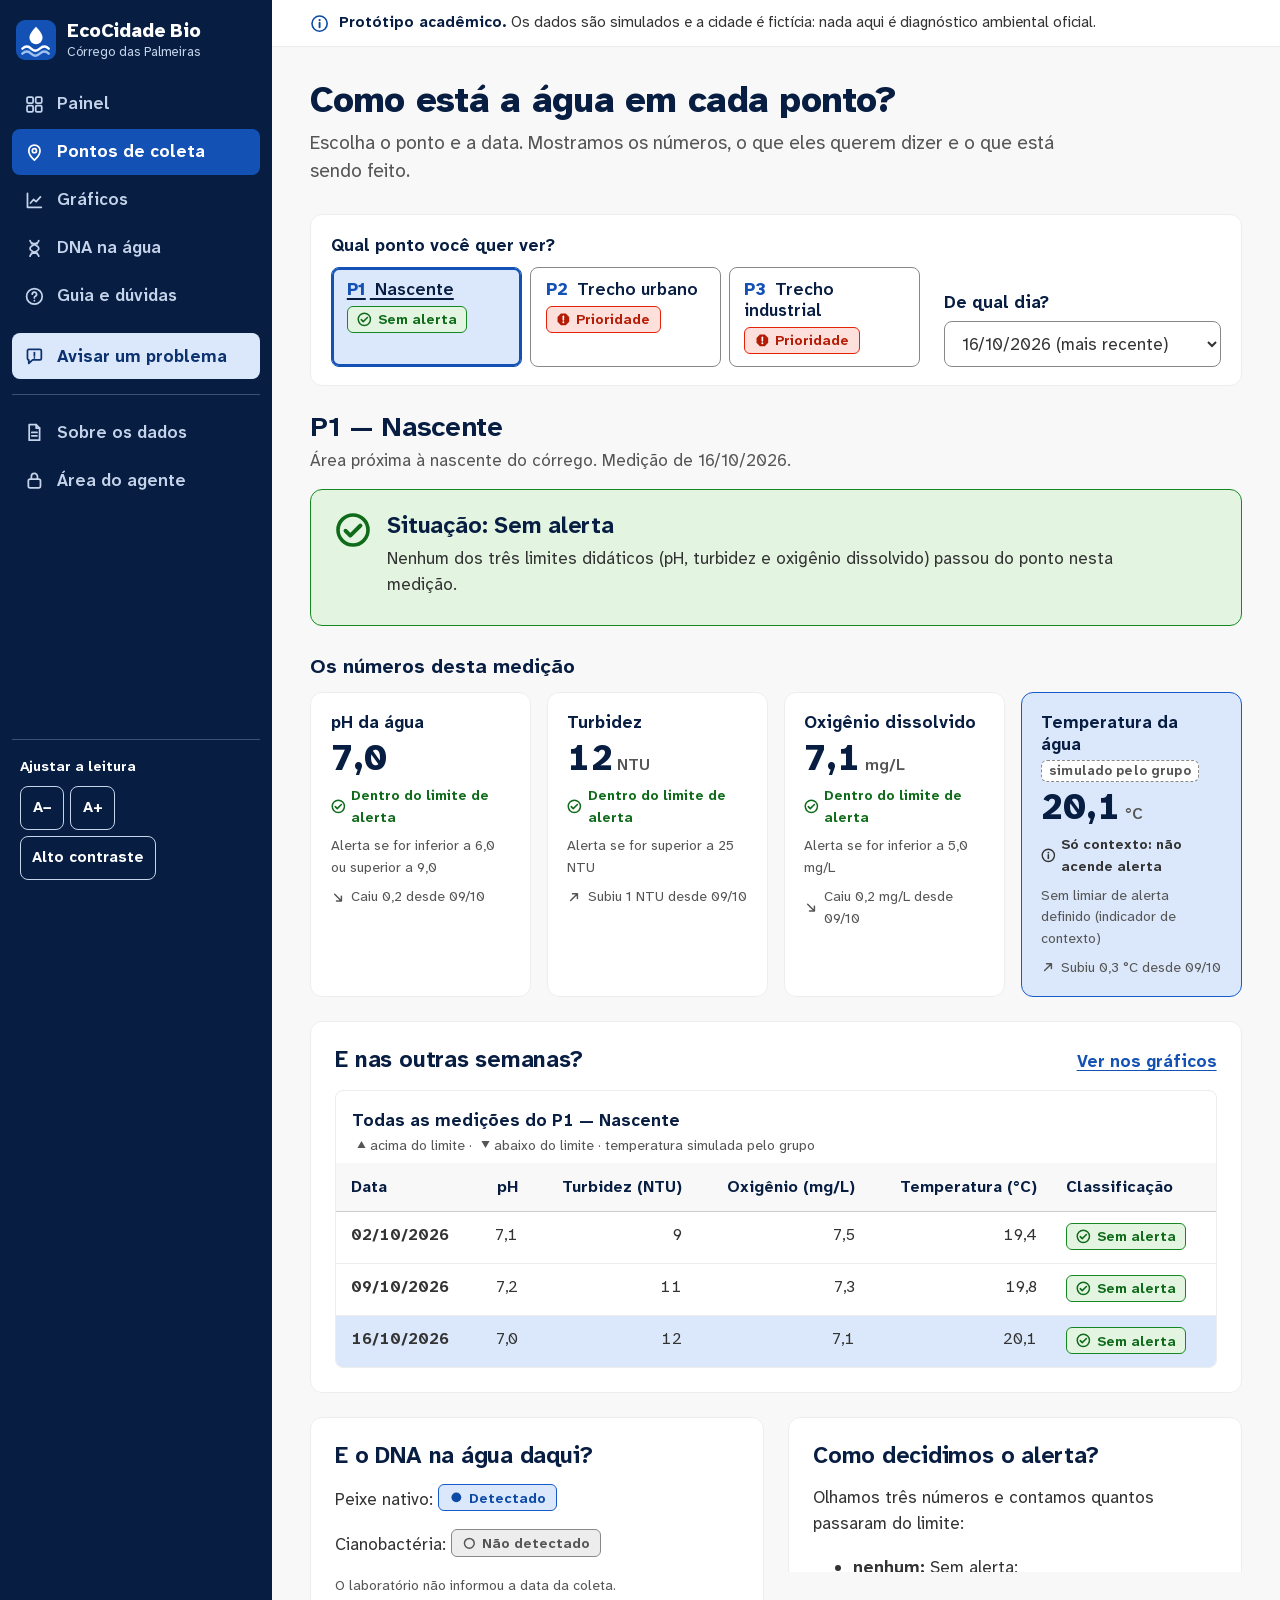
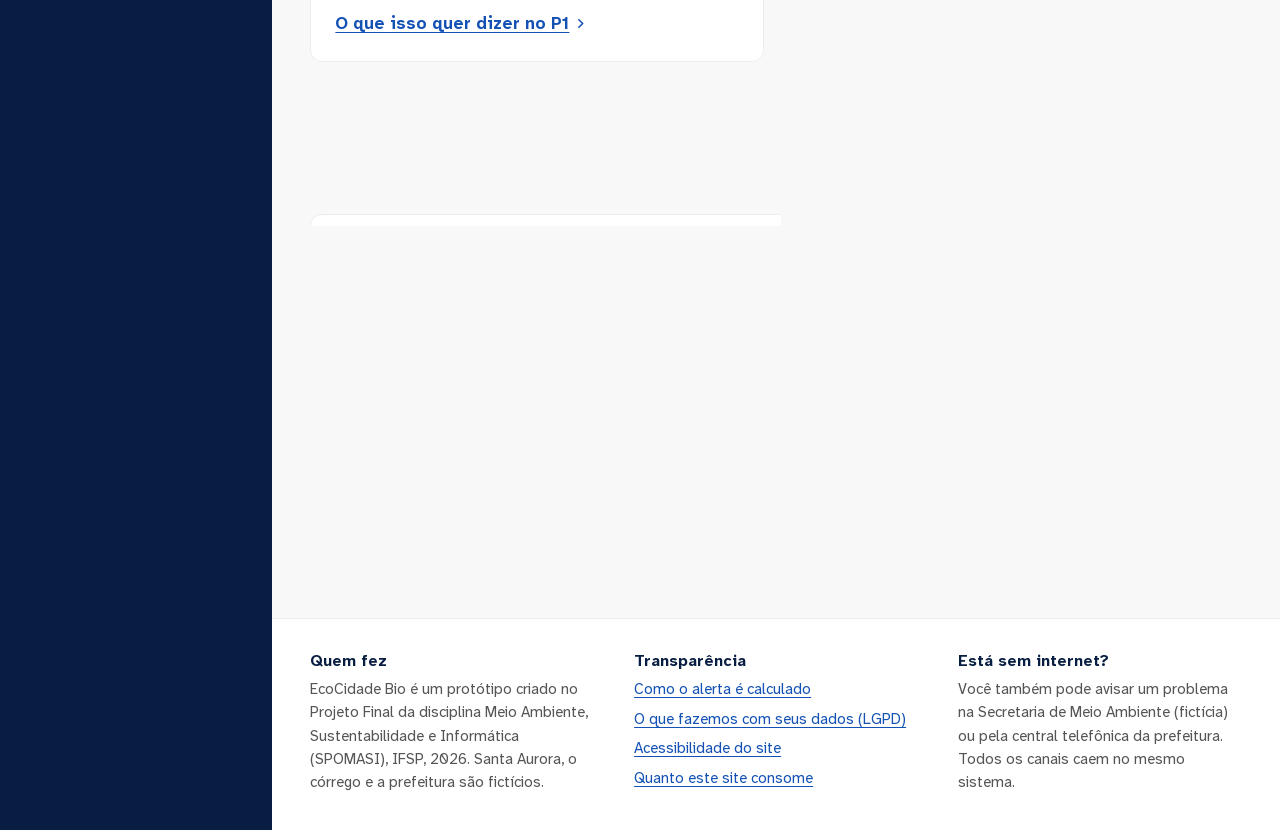
<file: monitoramento.html>
<!doctype html>
<html lang="pt-BR" class="no-js">
<head>
  <meta charset="utf-8">
  <meta name="viewport" content="width=device-width, initial-scale=1">
  <title>Pontos de coleta | EcoCidade Bio</title>
  <meta name="description" content="Escolha um ponto do Córrego das Palmeiras e veja pH, turbidez, oxigênio dissolvido e temperatura, com o que cada número quer dizer.">
  <meta name="robots" content="noindex, nofollow">
  <link rel="icon" href="data:image/svg+xml,%3Csvg%20xmlns%3D%22http%3A%2F%2Fwww.w3.org%2F2000%2Fsvg%22%20viewBox%3D%220%200%2044%2044%22%3E%3Crect%20width%3D%2244%22%20height%3D%2244%22%20rx%3D%2210%22%20fill%3D%22%231351b4%22%2F%3E%3Cpath%20d%3D%22M22%207.5c5%205.2%207.2%209%207.2%2011.9a7.2%207.2%200%200%201-14.4%200c0-2.9%202.2-6.7%207.2-11.9z%22%20fill%3D%22%23fff%22%2F%3E%3Cpath%20d%3D%22M7%2033c3.6-3.2%206.4-3.2%209.6%200s6%203.2%209.6%200%206.4-3.2%209.8%200%22%20fill%3D%22none%22%20stroke%3D%22%23fff%22%20stroke-width%3D%223.4%22%20stroke-linecap%3D%22round%22%2F%3E%3C%2Fsvg%3E">
  <link rel="stylesheet" href="assets/css/style.css">
  <script src="assets/js/data.js" defer></script>
  <script src="assets/js/app.js" defer></script>
</head>
<body data-page="monitoramento">
  <a class="skip-link" href="#conteudo">Pular para o conteúdo</a>

  <div class="app">
    <header class="sidebar" data-open="false">
      <div class="sidebar-top">
        <a class="brand" href="index.html">
          <svg width="40" height="40" viewBox="0 0 44 44" aria-hidden="true" focusable="false"><rect width="44" height="44" rx="10" fill="#1351b4"/><path d="M22 7.5c5 5.2 7.2 9 7.2 11.9a7.2 7.2 0 0 1-14.4 0c0-2.9 2.2-6.7 7.2-11.9z" fill="#fff"/><path d="M7 31.5c3.6-3.2 6.4-3.2 9.6 0s6 3.2 9.6 0 6.4-3.2 9.8 0" fill="none" stroke="#fff" stroke-width="2.6" stroke-linecap="round"/><path d="M7 37c3.6-3.2 6.4-3.2 9.6 0s6 3.2 9.6 0 6.4-3.2 9.8 0" fill="none" stroke="#9ec2f0" stroke-width="2.6" stroke-linecap="round"/></svg>
          <span class="brand-text"><span class="brand-name">EcoCidade Bio</span><span class="brand-sub">Córrego das Palmeiras</span></span>
        </a>
        <button class="menu-toggle" type="button" aria-expanded="false" aria-controls="menu-gaveta">
          <svg width="22" height="22" viewBox="0 0 24 24" aria-hidden="true" focusable="false"><path d="M4 6.5h16M4 12h16M4 17.5h16" fill="none" stroke="currentColor" stroke-width="2" stroke-linecap="round"/></svg>
          <span>Menu</span>
        </button>
      </div>

      <div id="menu-gaveta" class="sidebar-body">
        <nav class="side-nav" aria-label="Menu principal">
          <ul>
          <li><a href="index.html"><svg class="nav-icon" viewBox="0 0 24 24" aria-hidden="true" focusable="false" fill="none" stroke="currentColor" stroke-width="2" stroke-linecap="round" stroke-linejoin="round"><rect x="3.5" y="3.5" width="7" height="7" rx="1.5"/><rect x="13.5" y="3.5" width="7" height="7" rx="1.5"/><rect x="3.5" y="13.5" width="7" height="7" rx="1.5"/><rect x="13.5" y="13.5" width="7" height="7" rx="1.5"/></svg><span>Painel</span></a></li>
          <li><a href="monitoramento.html" aria-current="page"><svg class="nav-icon" viewBox="0 0 24 24" aria-hidden="true" focusable="false" fill="none" stroke="currentColor" stroke-width="2" stroke-linecap="round" stroke-linejoin="round"><path d="M12 21s-6.5-6.1-6.5-11a6.5 6.5 0 0 1 13 0c0 4.9-6.5 11-6.5 11z"/><circle cx="12" cy="10" r="2.4"/></svg><span>Pontos de coleta</span></a></li>
          <li><a href="historico.html"><svg class="nav-icon" viewBox="0 0 24 24" aria-hidden="true" focusable="false" fill="none" stroke="currentColor" stroke-width="2" stroke-linecap="round" stroke-linejoin="round"><path d="M4 4v16h16"/><path d="M7.5 15l3.5-4 3 2.5L19 8"/></svg><span>Gráficos</span></a></li>
          <li><a href="biotecnologia.html"><svg class="nav-icon" viewBox="0 0 24 24" aria-hidden="true" focusable="false" fill="none" stroke="currentColor" stroke-width="2" stroke-linecap="round" stroke-linejoin="round"><path d="M7 3c0 4 10 5 10 9s-10 5-10 9"/><path d="M17 3c0 4-10 5-10 9s10 5 10 9"/><path d="M8.6 6.5h6.8M8.6 17.5h6.8"/></svg><span>DNA na água</span></a></li>
          <li><a href="aprenda.html"><svg class="nav-icon" viewBox="0 0 24 24" aria-hidden="true" focusable="false" fill="none" stroke="currentColor" stroke-width="2" stroke-linecap="round" stroke-linejoin="round"><circle cx="12" cy="12" r="9"/><path d="M9.5 9.5a2.5 2.5 0 1 1 3.5 2.3c-.7.3-1 .9-1 1.6v.4"/><path d="M12 17h.01"/></svg><span>Guia e dúvidas</span></a></li>
          </ul>
          <ul class="side-nav-action">
          <li><a class="nav-cta" href="ocorrencia.html"><svg class="nav-icon" viewBox="0 0 24 24" aria-hidden="true" focusable="false" fill="none" stroke="currentColor" stroke-width="2" stroke-linecap="round" stroke-linejoin="round"><path d="M4 5.5A1.5 1.5 0 0 1 5.5 4h13A1.5 1.5 0 0 1 20 5.5v9a1.5 1.5 0 0 1-1.5 1.5H10l-4.5 4v-4A1.5 1.5 0 0 1 4 14.5z"/><path d="M12 7.5v4"/><path d="M12 13.8h.01"/></svg><span>Avisar um problema</span></a></li>
          </ul>
          <ul class="side-nav-more">
          <li><a href="sobre.html"><svg class="nav-icon" viewBox="0 0 24 24" aria-hidden="true" focusable="false" fill="none" stroke="currentColor" stroke-width="2" stroke-linecap="round" stroke-linejoin="round"><path d="M6 3h8l4 4v14H6z"/><path d="M14 3v4h4"/><path d="M9 12h6M9 16h6"/></svg><span>Sobre os dados</span></a></li>
          <li><a href="admin.html"><svg class="nav-icon" viewBox="0 0 24 24" aria-hidden="true" focusable="false" fill="none" stroke="currentColor" stroke-width="2" stroke-linecap="round" stroke-linejoin="round"><rect x="5" y="10.5" width="14" height="10" rx="2"/><path d="M8.5 10.5V7.5a3.5 3.5 0 0 1 7 0v3"/></svg><span>Área do agente</span></a></li>
          </ul>
        </nav>

        <div class="reading-tools" role="group" aria-labelledby="rt-titulo">
          <p id="rt-titulo" class="rt-title">Ajustar a leitura</p>
          <div class="rt-row">
            <button type="button" data-acao="fonte-menos" aria-label="Diminuir o texto">A−</button>
            <button type="button" data-acao="fonte-mais" aria-label="Aumentar o texto">A+</button>
            <button type="button" data-acao="contraste" aria-pressed="false">Alto contraste</button>
          </div>
          <span id="pref-status" class="visually-hidden" role="status"></span>
        </div>
      </div>
    </header>

    <div class="app-main">
      <div class="proto-line" role="region" aria-label="Aviso sobre o protótipo">
        <svg viewBox="0 0 24 24" aria-hidden="true" focusable="false"><circle cx="12" cy="12" r="9.5" fill="none" stroke="currentColor" stroke-width="2"/><path d="M12 11v5.5" stroke="currentColor" stroke-width="2.4" stroke-linecap="round"/><circle cx="12" cy="7.6" r="1.4" fill="currentColor"/></svg>
        <p><strong>Protótipo acadêmico.</strong> Os dados são simulados e a cidade é fictícia: nada aqui é diagnóstico ambiental oficial.</p>
      </div>

      <main id="conteudo" tabindex="-1">
<div class="page">
  <header class="page-top">
    <h1>Como está a água em cada ponto?</h1>
    <p class="page-sub">Escolha o ponto e a data. Mostramos os números, o que eles querem dizer e o que está sendo feito.</p>
  </header>

  <div id="param-warning" class="callout caution" role="alert" hidden></div>
  <p id="live" class="visually-hidden" role="status" aria-live="polite"></p>

  <form id="filtro-ponto" class="toolbar" aria-label="Escolher ponto e data" onsubmit="return false">
    <fieldset class="point-tabs">
      <legend>Qual ponto você quer ver?</legend>
      <div class="point-tabs-row">
        <label><input type="radio" name="ponto" value="P1" checked><span class="pt-name"><strong>P1</strong> Nascente</span><span id="rail-status-P1"></span></label>
        <label><input type="radio" name="ponto" value="P2"><span class="pt-name"><strong>P2</strong> Trecho urbano</span><span id="rail-status-P2"></span></label>
        <label><input type="radio" name="ponto" value="P3"><span class="pt-name"><strong>P3</strong> Trecho industrial</span><span id="rail-status-P3"></span></label>
      </div>
    </fieldset>
    <div class="field">
      <label for="sel-data">De qual dia?</label>
      <select id="sel-data"></select>
    </div>
  </form>

  <section aria-labelledby="ponto-titulo">
    <div class="point-head">
      <h2 id="ponto-titulo">P1 — Nascente</h2>
      <p id="ponto-desc"></p>
    </div>
    <div id="verdict" class="verdict"></div>

    <h3 class="sub-h">Os números desta medição</h3>
    <div id="readings" class="reading-grid"></div>
  </section>

  <section class="panel block" aria-labelledby="hist-titulo">
      <div class="panel-head">
        <h2 id="hist-titulo">E nas outras semanas?</h2>
        <a class="panel-link" href="historico.html">Ver nos gráficos</a>
      </div>
      <div class="table-wrap" role="region" aria-labelledby="hist-caption" tabindex="0">
        <table class="table-stack">
          <caption id="hist-caption">Todas as medições do ponto<small><span class="arrow-up" aria-hidden="true"></span> acima do limite · <span class="arrow-down" aria-hidden="true"></span> abaixo do limite · temperatura simulada pelo grupo</small></caption>
          <thead>
            <tr>
              <th scope="col">Data</th>
              <th scope="col" class="num">pH</th>
              <th scope="col" class="num">Turbidez (NTU)</th>
              <th scope="col" class="num">Oxigênio (mg/L)</th>
              <th scope="col" class="num">Temperatura (°C)</th>
              <th scope="col">Classificação</th>
            </tr>
          </thead>
          <tbody id="hist-body"></tbody>
        </table>
      </div>
  </section>

  <div class="dash-grid dash-grid-even">
      <section class="panel" aria-labelledby="edna-titulo">
        <h2 id="edna-titulo">E o DNA na água daqui?</h2>
        <div id="edna-mini"></div>
      </section>
      <section class="panel" aria-labelledby="regra-titulo">
        <h2 id="regra-titulo">Como decidimos o alerta?</h2>
        <p>Olhamos três números e contamos quantos passaram do limite:</p>
        <ul>
          <li><strong>nenhum:</strong> Sem alerta;</li>
          <li><strong>um:</strong> Atenção;</li>
          <li><strong>dois ou três:</strong> Prioridade de investigação.</li>
        </ul>
        <p class="small muted">Limites: pH abaixo de 6,0 ou acima de 9,0; turbidez acima de 25 NTU; oxigênio abaixo de 5,0 mg/L. A temperatura não entra na conta.</p>
        <a class="go" href="sobre.html#metodologia">Ver o cálculo completo</a>
      </section>
  </div>

  <section class="panel block" aria-labelledby="alertas-titulo">
    <div class="panel-head">
      <h2 id="alertas-titulo">Os três pontos lado a lado</h2>
    </div>
    <div class="table-wrap" role="region" aria-labelledby="alertas-cap" tabindex="0">
      <table class="table-stack">
        <caption id="alertas-cap">Situação em <span id="alert-date"></span>, do ponto que mais preocupa ao que menos preocupa</caption>
        <thead><tr><th scope="col">Ponto</th><th scope="col">Classificação</th><th scope="col" class="num">Limites ultrapassados</th><th scope="col">O que passou do limite</th></tr></thead>
        <tbody id="alerts-body"></tbody>
      </table>
    </div>
  </section>
</div>
      </main>

      <footer class="app-footer">
        <div class="footer-cols">
          <div>
            <h2>Quem fez</h2>
            <p>EcoCidade Bio é um protótipo criado no Projeto Final da disciplina Meio Ambiente, Sustentabilidade e Informática (SPOMASI), IFSP, 2026. Santa Aurora, o córrego e a prefeitura são fictícios.</p>
          </div>
          <div>
            <h2>Transparência</h2>
            <ul>
              <li><a href="sobre.html#metodologia">Como o alerta é calculado</a></li>
              <li><a href="sobre.html#privacidade">O que fazemos com seus dados (LGPD)</a></li>
              <li><a href="sobre.html#acessibilidade">Acessibilidade do site</a></li>
              <li><a href="sobre.html#sustentabilidade">Quanto este site consome</a></li>
            </ul>
          </div>
          <div>
            <h2>Está sem internet?</h2>
            <p>Você também pode avisar um problema na Secretaria de Meio Ambiente (fictícia) ou pela central telefônica da prefeitura. Todos os canais caem no mesmo sistema.</p>
          </div>
        </div>
      </footer>
    </div>
  </div>
</body>
</html>
</file>
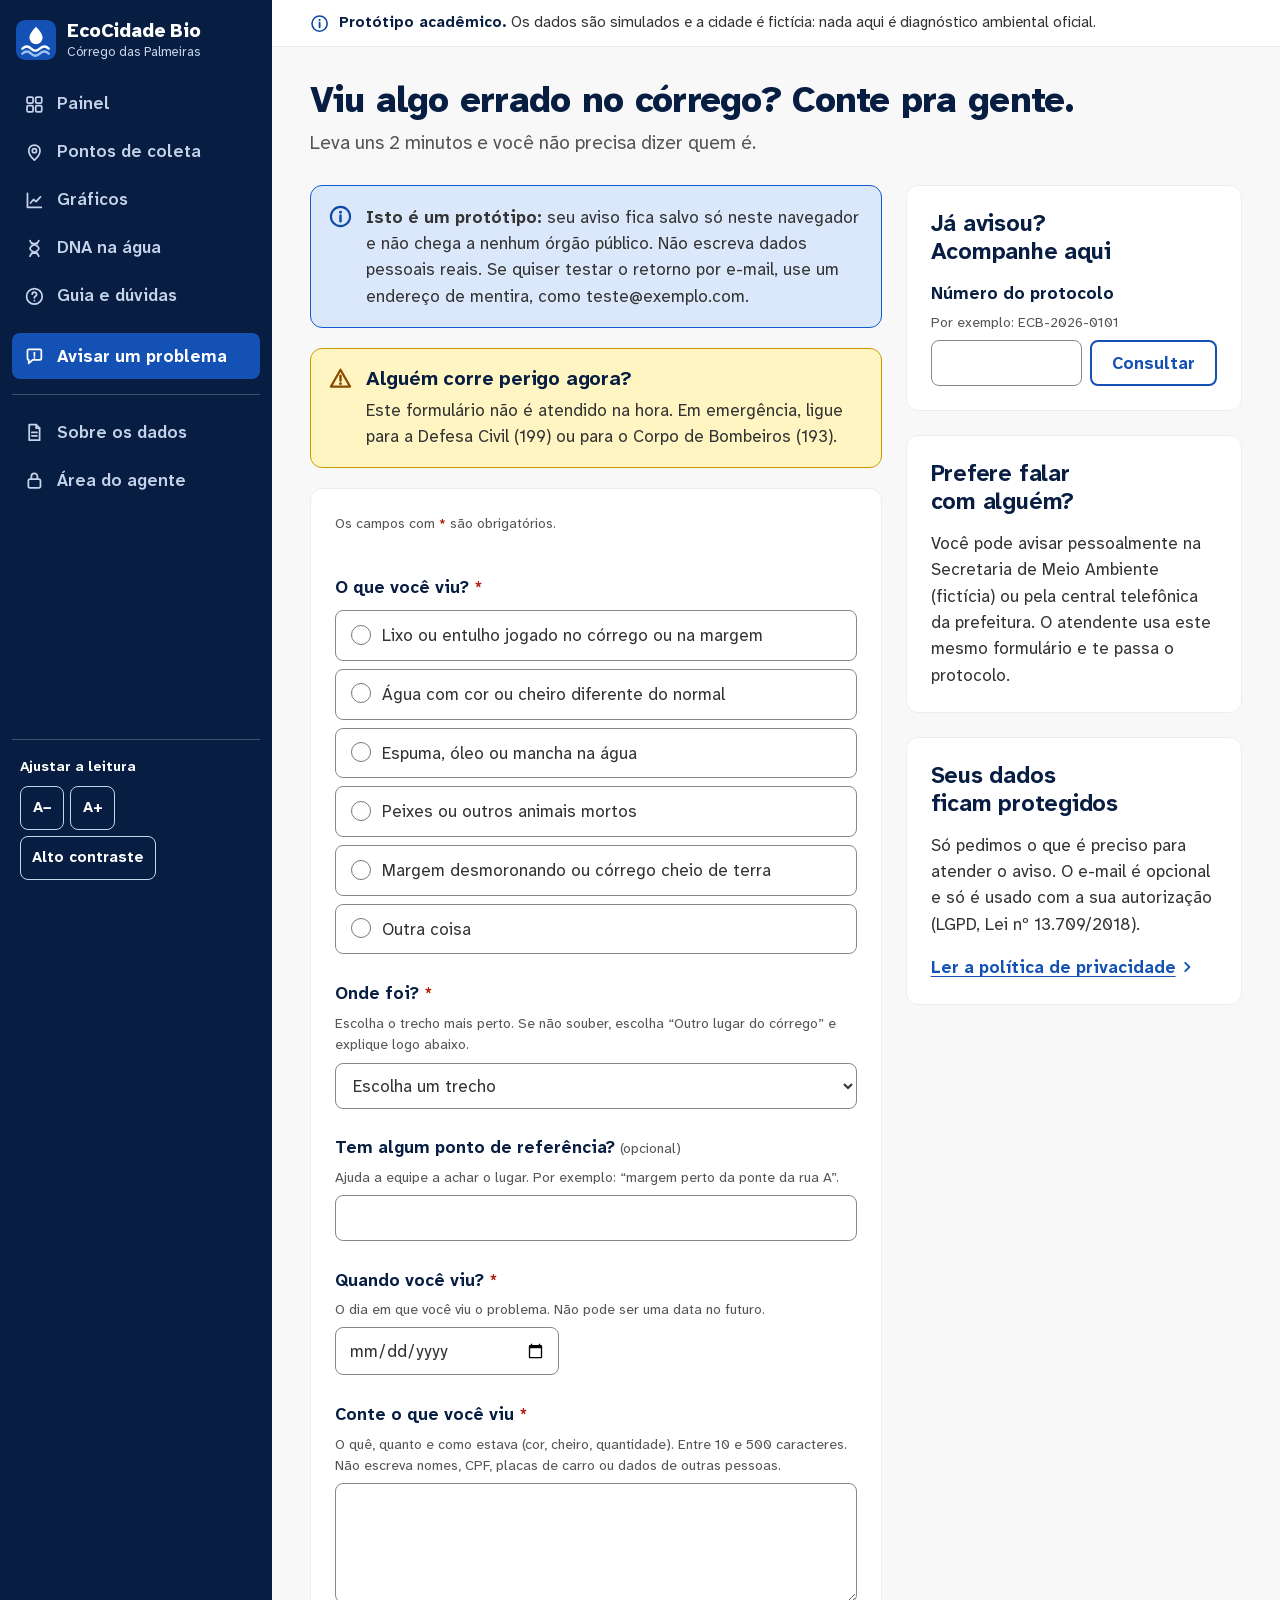
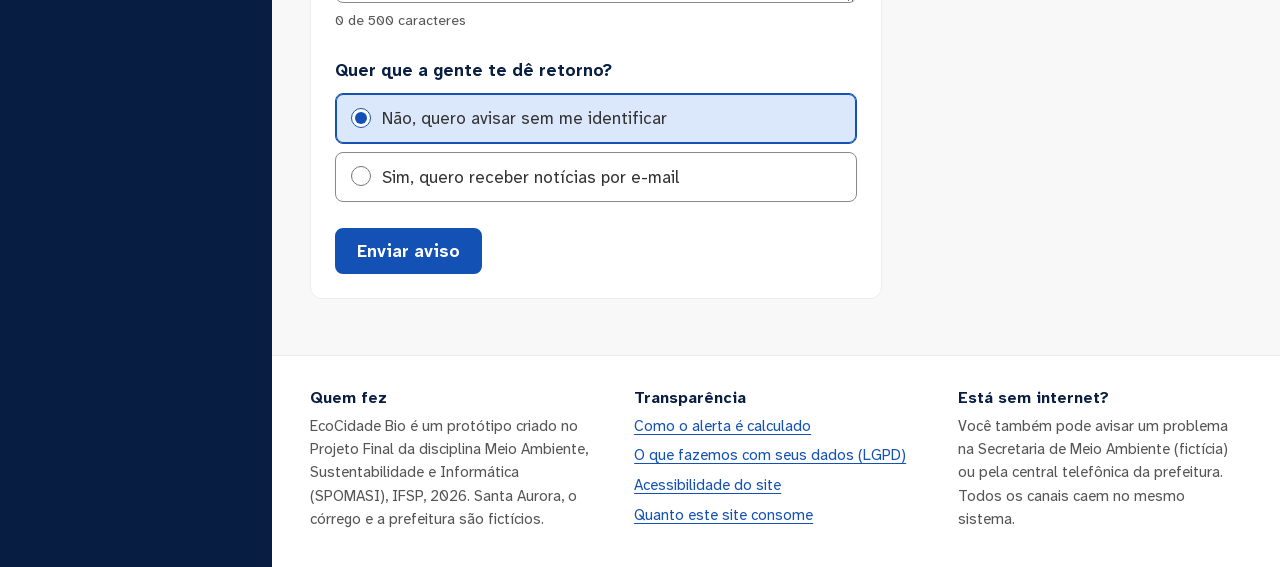
<file: ocorrencia.html>
<!doctype html>
<html lang="pt-BR" class="no-js">
<head>
  <meta charset="utf-8">
  <meta name="viewport" content="width=device-width, initial-scale=1">
  <title>Avisar um problema | EcoCidade Bio</title>
  <meta name="description" content="Viu lixo, cheiro estranho ou peixes mortos no Córrego das Palmeiras? Avise a equipe ambiental em cerca de 2 minutos, sem se identificar.">
  <meta name="robots" content="noindex, nofollow">
  <link rel="icon" href="data:image/svg+xml,%3Csvg%20xmlns%3D%22http%3A%2F%2Fwww.w3.org%2F2000%2Fsvg%22%20viewBox%3D%220%200%2044%2044%22%3E%3Crect%20width%3D%2244%22%20height%3D%2244%22%20rx%3D%2210%22%20fill%3D%22%231351b4%22%2F%3E%3Cpath%20d%3D%22M22%207.5c5%205.2%207.2%209%207.2%2011.9a7.2%207.2%200%200%201-14.4%200c0-2.9%202.2-6.7%207.2-11.9z%22%20fill%3D%22%23fff%22%2F%3E%3Cpath%20d%3D%22M7%2033c3.6-3.2%206.4-3.2%209.6%200s6%203.2%209.6%200%206.4-3.2%209.8%200%22%20fill%3D%22none%22%20stroke%3D%22%23fff%22%20stroke-width%3D%223.4%22%20stroke-linecap%3D%22round%22%2F%3E%3C%2Fsvg%3E">
  <link rel="stylesheet" href="assets/css/style.css">
  <script src="assets/js/data.js" defer></script>
  <script src="assets/js/app.js" defer></script>
</head>
<body data-page="ocorrencia">
  <a class="skip-link" href="#conteudo">Pular para o conteúdo</a>

  <div class="app">
    <header class="sidebar" data-open="false">
      <div class="sidebar-top">
        <a class="brand" href="index.html">
          <svg width="40" height="40" viewBox="0 0 44 44" aria-hidden="true" focusable="false"><rect width="44" height="44" rx="10" fill="#1351b4"/><path d="M22 7.5c5 5.2 7.2 9 7.2 11.9a7.2 7.2 0 0 1-14.4 0c0-2.9 2.2-6.7 7.2-11.9z" fill="#fff"/><path d="M7 31.5c3.6-3.2 6.4-3.2 9.6 0s6 3.2 9.6 0 6.4-3.2 9.8 0" fill="none" stroke="#fff" stroke-width="2.6" stroke-linecap="round"/><path d="M7 37c3.6-3.2 6.4-3.2 9.6 0s6 3.2 9.6 0 6.4-3.2 9.8 0" fill="none" stroke="#9ec2f0" stroke-width="2.6" stroke-linecap="round"/></svg>
          <span class="brand-text"><span class="brand-name">EcoCidade Bio</span><span class="brand-sub">Córrego das Palmeiras</span></span>
        </a>
        <button class="menu-toggle" type="button" aria-expanded="false" aria-controls="menu-gaveta">
          <svg width="22" height="22" viewBox="0 0 24 24" aria-hidden="true" focusable="false"><path d="M4 6.5h16M4 12h16M4 17.5h16" fill="none" stroke="currentColor" stroke-width="2" stroke-linecap="round"/></svg>
          <span>Menu</span>
        </button>
      </div>

      <div id="menu-gaveta" class="sidebar-body">
        <nav class="side-nav" aria-label="Menu principal">
          <ul>
          <li><a href="index.html"><svg class="nav-icon" viewBox="0 0 24 24" aria-hidden="true" focusable="false" fill="none" stroke="currentColor" stroke-width="2" stroke-linecap="round" stroke-linejoin="round"><rect x="3.5" y="3.5" width="7" height="7" rx="1.5"/><rect x="13.5" y="3.5" width="7" height="7" rx="1.5"/><rect x="3.5" y="13.5" width="7" height="7" rx="1.5"/><rect x="13.5" y="13.5" width="7" height="7" rx="1.5"/></svg><span>Painel</span></a></li>
          <li><a href="monitoramento.html"><svg class="nav-icon" viewBox="0 0 24 24" aria-hidden="true" focusable="false" fill="none" stroke="currentColor" stroke-width="2" stroke-linecap="round" stroke-linejoin="round"><path d="M12 21s-6.5-6.1-6.5-11a6.5 6.5 0 0 1 13 0c0 4.9-6.5 11-6.5 11z"/><circle cx="12" cy="10" r="2.4"/></svg><span>Pontos de coleta</span></a></li>
          <li><a href="historico.html"><svg class="nav-icon" viewBox="0 0 24 24" aria-hidden="true" focusable="false" fill="none" stroke="currentColor" stroke-width="2" stroke-linecap="round" stroke-linejoin="round"><path d="M4 4v16h16"/><path d="M7.5 15l3.5-4 3 2.5L19 8"/></svg><span>Gráficos</span></a></li>
          <li><a href="biotecnologia.html"><svg class="nav-icon" viewBox="0 0 24 24" aria-hidden="true" focusable="false" fill="none" stroke="currentColor" stroke-width="2" stroke-linecap="round" stroke-linejoin="round"><path d="M7 3c0 4 10 5 10 9s-10 5-10 9"/><path d="M17 3c0 4-10 5-10 9s10 5 10 9"/><path d="M8.6 6.5h6.8M8.6 17.5h6.8"/></svg><span>DNA na água</span></a></li>
          <li><a href="aprenda.html"><svg class="nav-icon" viewBox="0 0 24 24" aria-hidden="true" focusable="false" fill="none" stroke="currentColor" stroke-width="2" stroke-linecap="round" stroke-linejoin="round"><circle cx="12" cy="12" r="9"/><path d="M9.5 9.5a2.5 2.5 0 1 1 3.5 2.3c-.7.3-1 .9-1 1.6v.4"/><path d="M12 17h.01"/></svg><span>Guia e dúvidas</span></a></li>
          </ul>
          <ul class="side-nav-action">
          <li><a class="nav-cta" href="ocorrencia.html" aria-current="page"><svg class="nav-icon" viewBox="0 0 24 24" aria-hidden="true" focusable="false" fill="none" stroke="currentColor" stroke-width="2" stroke-linecap="round" stroke-linejoin="round"><path d="M4 5.5A1.5 1.5 0 0 1 5.5 4h13A1.5 1.5 0 0 1 20 5.5v9a1.5 1.5 0 0 1-1.5 1.5H10l-4.5 4v-4A1.5 1.5 0 0 1 4 14.5z"/><path d="M12 7.5v4"/><path d="M12 13.8h.01"/></svg><span>Avisar um problema</span></a></li>
          </ul>
          <ul class="side-nav-more">
          <li><a href="sobre.html"><svg class="nav-icon" viewBox="0 0 24 24" aria-hidden="true" focusable="false" fill="none" stroke="currentColor" stroke-width="2" stroke-linecap="round" stroke-linejoin="round"><path d="M6 3h8l4 4v14H6z"/><path d="M14 3v4h4"/><path d="M9 12h6M9 16h6"/></svg><span>Sobre os dados</span></a></li>
          <li><a href="admin.html"><svg class="nav-icon" viewBox="0 0 24 24" aria-hidden="true" focusable="false" fill="none" stroke="currentColor" stroke-width="2" stroke-linecap="round" stroke-linejoin="round"><rect x="5" y="10.5" width="14" height="10" rx="2"/><path d="M8.5 10.5V7.5a3.5 3.5 0 0 1 7 0v3"/></svg><span>Área do agente</span></a></li>
          </ul>
        </nav>

        <div class="reading-tools" role="group" aria-labelledby="rt-titulo">
          <p id="rt-titulo" class="rt-title">Ajustar a leitura</p>
          <div class="rt-row">
            <button type="button" data-acao="fonte-menos" aria-label="Diminuir o texto">A−</button>
            <button type="button" data-acao="fonte-mais" aria-label="Aumentar o texto">A+</button>
            <button type="button" data-acao="contraste" aria-pressed="false">Alto contraste</button>
          </div>
          <span id="pref-status" class="visually-hidden" role="status"></span>
        </div>
      </div>
    </header>

    <div class="app-main">
      <div class="proto-line" role="region" aria-label="Aviso sobre o protótipo">
        <svg viewBox="0 0 24 24" aria-hidden="true" focusable="false"><circle cx="12" cy="12" r="9.5" fill="none" stroke="currentColor" stroke-width="2"/><path d="M12 11v5.5" stroke="currentColor" stroke-width="2.4" stroke-linecap="round"/><circle cx="12" cy="7.6" r="1.4" fill="currentColor"/></svg>
        <p><strong>Protótipo acadêmico.</strong> Os dados são simulados e a cidade é fictícia: nada aqui é diagnóstico ambiental oficial.</p>
      </div>

      <main id="conteudo" tabindex="-1">
<div class="page">
  <header class="page-top">
    <h1>Viu algo errado no córrego? Conte pra gente.</h1>
    <p class="page-sub">Leva uns 2 minutos e você não precisa dizer quem é.</p>
  </header>

  <div class="form-layout">
    <div>
      <div id="form-intro">
        <p class="callout"><strong>Isto é um protótipo:</strong> seu aviso fica salvo só neste navegador e não chega a nenhum órgão público. Não escreva dados pessoais reais. Se quiser testar o retorno por e-mail, use um endereço de mentira, como teste@exemplo.com.</p>
      </div>

      <section class="callout caution" aria-labelledby="emerg-titulo">
        <h2 id="emerg-titulo">Alguém corre perigo agora?</h2>
        <p>Este formulário não é atendido na hora. Em emergência, ligue para a Defesa Civil (199) ou para o Corpo de Bombeiros (193).</p>
      </section>

      <div id="error-summary" class="error-summary" tabindex="-1" aria-labelledby="error-summary-title" hidden></div>

      <form id="form-ocorrencia" class="panel form" novalidate>
        <p class="small muted mt-0">Os campos com <span class="req" aria-hidden="true">*</span><span class="visually-hidden">asterisco</span> são obrigatórios.</p>

        <fieldset class="field" aria-describedby="tipo-erro">
          <legend>O que você viu? <span class="req" aria-hidden="true">*</span></legend>
          <p id="tipo-erro" class="field-error"></p>
          <div class="choice-list">
            <label class="choice"><input type="radio" name="tipo" id="tipo-1" value="Descarte irregular de resíduos" required> <span>Lixo ou entulho jogado no córrego ou na margem</span></label>
            <label class="choice"><input type="radio" name="tipo" id="tipo-2" value="Água com cor ou cheiro diferente"> <span>Água com cor ou cheiro diferente do normal</span></label>
            <label class="choice"><input type="radio" name="tipo" id="tipo-3" value="Espuma ou mancha na água"> <span>Espuma, óleo ou mancha na água</span></label>
            <label class="choice"><input type="radio" name="tipo" id="tipo-4" value="Animais mortos"> <span>Peixes ou outros animais mortos</span></label>
            <label class="choice"><input type="radio" name="tipo" id="tipo-5" value="Erosão ou assoreamento"> <span>Margem desmoronando ou córrego cheio de terra</span></label>
            <label class="choice"><input type="radio" name="tipo" id="tipo-6" value="Outro problema"> <span>Outra coisa</span></label>
          </div>
        </fieldset>

        <div class="field">
          <label for="local">Onde foi? <span class="req" aria-hidden="true">*</span></label>
          <p id="local-dica" class="hint">Escolha o trecho mais perto. Se não souber, escolha “Outro lugar do córrego” e explique logo abaixo.</p>
          <p id="local-erro" class="field-error"></p>
          <select id="local" required aria-describedby="local-dica local-erro">
            <option value="">Escolha um trecho</option>
            <option value="P1">Perto da nascente (P1)</option>
            <option value="P2">Trecho das casas, área residencial (P2)</option>
            <option value="P3">Perto da área industrial (P3)</option>
            <option value="outro">Outro lugar do córrego</option>
          </select>
        </div>

        <div class="field">
          <label for="referencia">Tem algum ponto de referência? <span id="ref-opt" class="opt">(opcional)</span></label>
          <p id="referencia-dica" class="hint"></p>
          <p id="referencia-erro" class="field-error"></p>
          <input type="text" id="referencia" name="referencia" autocomplete="off" aria-describedby="referencia-dica referencia-erro">
        </div>

        <div class="field">
          <label for="data-fato">Quando você viu? <span class="req" aria-hidden="true">*</span></label>
          <p id="data-dica" class="hint">O dia em que você viu o problema. Não pode ser uma data no futuro.</p>
          <p id="data-fato-erro" class="field-error"></p>
          <input type="date" id="data-fato" name="data" required min="2025-01-01" aria-describedby="data-dica data-fato-erro" style="max-width:14rem">
        </div>

        <div class="field">
          <label for="descricao">Conte o que você viu <span class="req" aria-hidden="true">*</span></label>
          <p id="descricao-dica" class="hint">O quê, quanto e como estava (cor, cheiro, quantidade). Entre 10 e 500 caracteres. Não escreva nomes, CPF, placas de carro ou dados de outras pessoas.</p>
          <p id="descricao-erro" class="field-error"></p>
          <textarea id="descricao" name="descricao" required aria-describedby="descricao-dica descricao-contador descricao-erro"></textarea>
          <p id="descricao-contador" class="counter">0 de 500 caracteres</p>
        </div>

        <fieldset class="field">
          <legend>Quer que a gente te dê retorno?</legend>
          <div class="choice-list">
            <label class="choice"><input type="radio" name="retorno" value="nao" checked> <span>Não, quero avisar sem me identificar</span></label>
            <label class="choice"><input type="radio" name="retorno" value="sim"> <span>Sim, quero receber notícias por e-mail</span></label>
          </div>
        </fieldset>

        <div id="bloco-contato" class="panel-inset stack" hidden>
          <div class="field">
            <label for="email">Seu e-mail <span class="req" aria-hidden="true">*</span></label>
            <p id="email-dica" class="hint">Usado só para mandar notícias deste aviso. Neste protótipo nada é enviado: use um e-mail de mentira.</p>
            <p id="email-erro" class="field-error"></p>
            <input type="email" id="email" name="email" autocomplete="email" inputmode="email" aria-describedby="email-dica email-erro">
          </div>
          <div class="field">
            <p id="consentimento-erro" class="field-error"></p>
            <label class="choice">
              <input type="checkbox" id="consentimento" name="consentimento" aria-describedby="consentimento-erro">
              <span>Autorizo o uso do meu e-mail só para receber retorno sobre este aviso. Ele será apagado quando o atendimento terminar. <a href="sobre.html#privacidade">Como cuidamos dos seus dados</a></span>
            </label>
          </div>
        </div>

        <div class="actions mt-0">
          <button type="submit" id="btn-enviar" class="btn">Enviar aviso</button>
        </div>
      </form>

      <div id="success" class="success-panel" hidden></div>
    </div>

    <div class="side-stack" role="complementary" aria-label="Acompanhar e outras formas de avisar">
      <section class="panel" aria-labelledby="acomp-titulo">
        <h2 id="acomp-titulo">Já avisou? Acompanhe aqui</h2>
        <form id="form-protocolo" novalidate>
          <div class="field">
            <label for="protocolo">Número do protocolo</label>
            <p id="protocolo-dica" class="hint">Por exemplo: ECB-2026-0101</p>
            <p id="protocolo-erro" class="field-error"></p>
            <div class="lookup-row">
              <input type="text" id="protocolo" autocomplete="off" spellcheck="false" aria-describedby="protocolo-dica protocolo-erro">
              <button type="submit" class="btn btn-secondary">Consultar</button>
            </div>
          </div>
        </form>
        <div id="protocolo-resultado" class="lookup-result" role="status"></div>
      </section>
      <section class="panel" aria-labelledby="canais-titulo">
        <h2 id="canais-titulo">Prefere falar com alguém?</h2>
        <p>Você pode avisar pessoalmente na Secretaria de Meio Ambiente (fictícia) ou pela central telefônica da prefeitura. O atendente usa este mesmo formulário e te passa o protocolo.</p>
      </section>
      <section class="panel" aria-labelledby="priv-titulo">
        <h2 id="priv-titulo">Seus dados ficam protegidos</h2>
        <p>Só pedimos o que é preciso para atender o aviso. O e-mail é opcional e só é usado com a sua autorização (LGPD, Lei nº 13.709/2018).</p>
        <a class="go" href="sobre.html#privacidade">Ler a política de privacidade</a>
      </section>
    </div>
  </div>
</div>
      </main>

      <footer class="app-footer">
        <div class="footer-cols">
          <div>
            <h2>Quem fez</h2>
            <p>EcoCidade Bio é um protótipo criado no Projeto Final da disciplina Meio Ambiente, Sustentabilidade e Informática (SPOMASI), IFSP, 2026. Santa Aurora, o córrego e a prefeitura são fictícios.</p>
          </div>
          <div>
            <h2>Transparência</h2>
            <ul>
              <li><a href="sobre.html#metodologia">Como o alerta é calculado</a></li>
              <li><a href="sobre.html#privacidade">O que fazemos com seus dados (LGPD)</a></li>
              <li><a href="sobre.html#acessibilidade">Acessibilidade do site</a></li>
              <li><a href="sobre.html#sustentabilidade">Quanto este site consome</a></li>
            </ul>
          </div>
          <div>
            <h2>Está sem internet?</h2>
            <p>Você também pode avisar um problema na Secretaria de Meio Ambiente (fictícia) ou pela central telefônica da prefeitura. Todos os canais caem no mesmo sistema.</p>
          </div>
        </div>
      </footer>
    </div>
  </div>
</body>
</html>
</file>
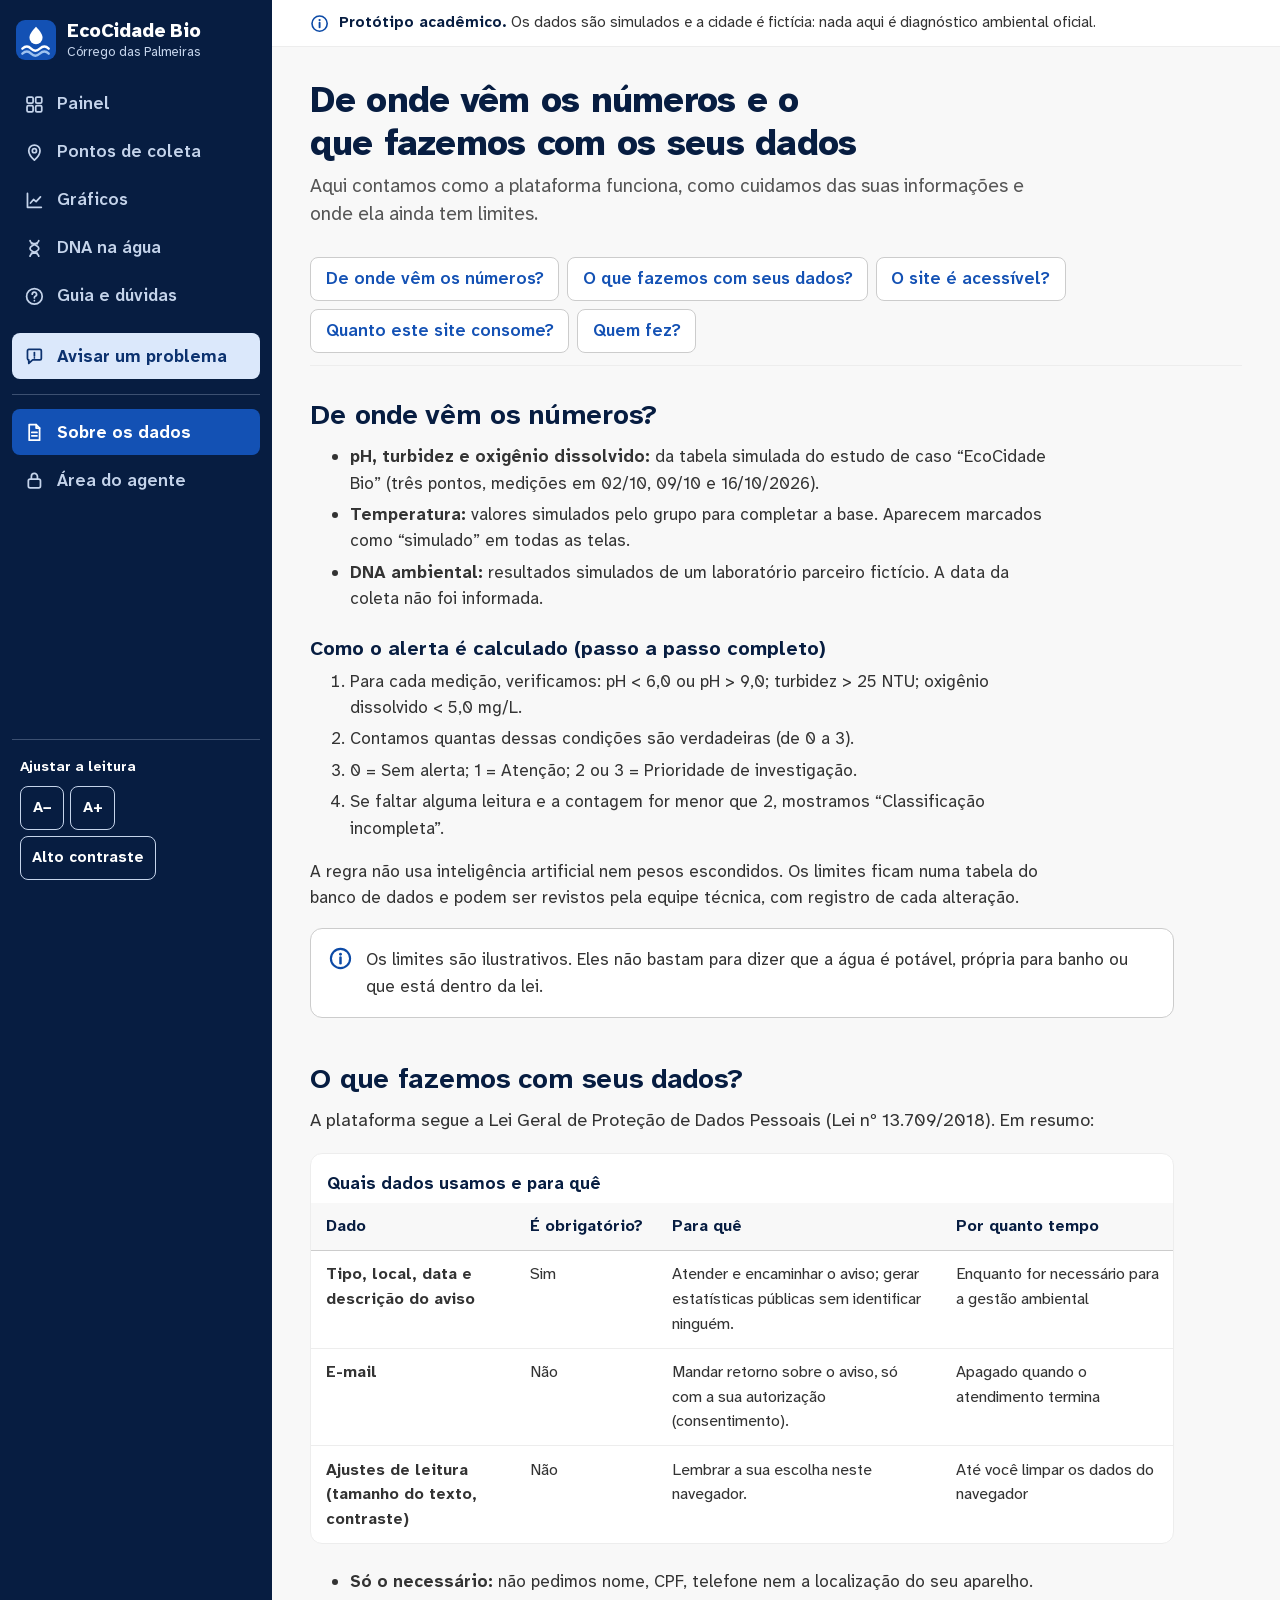
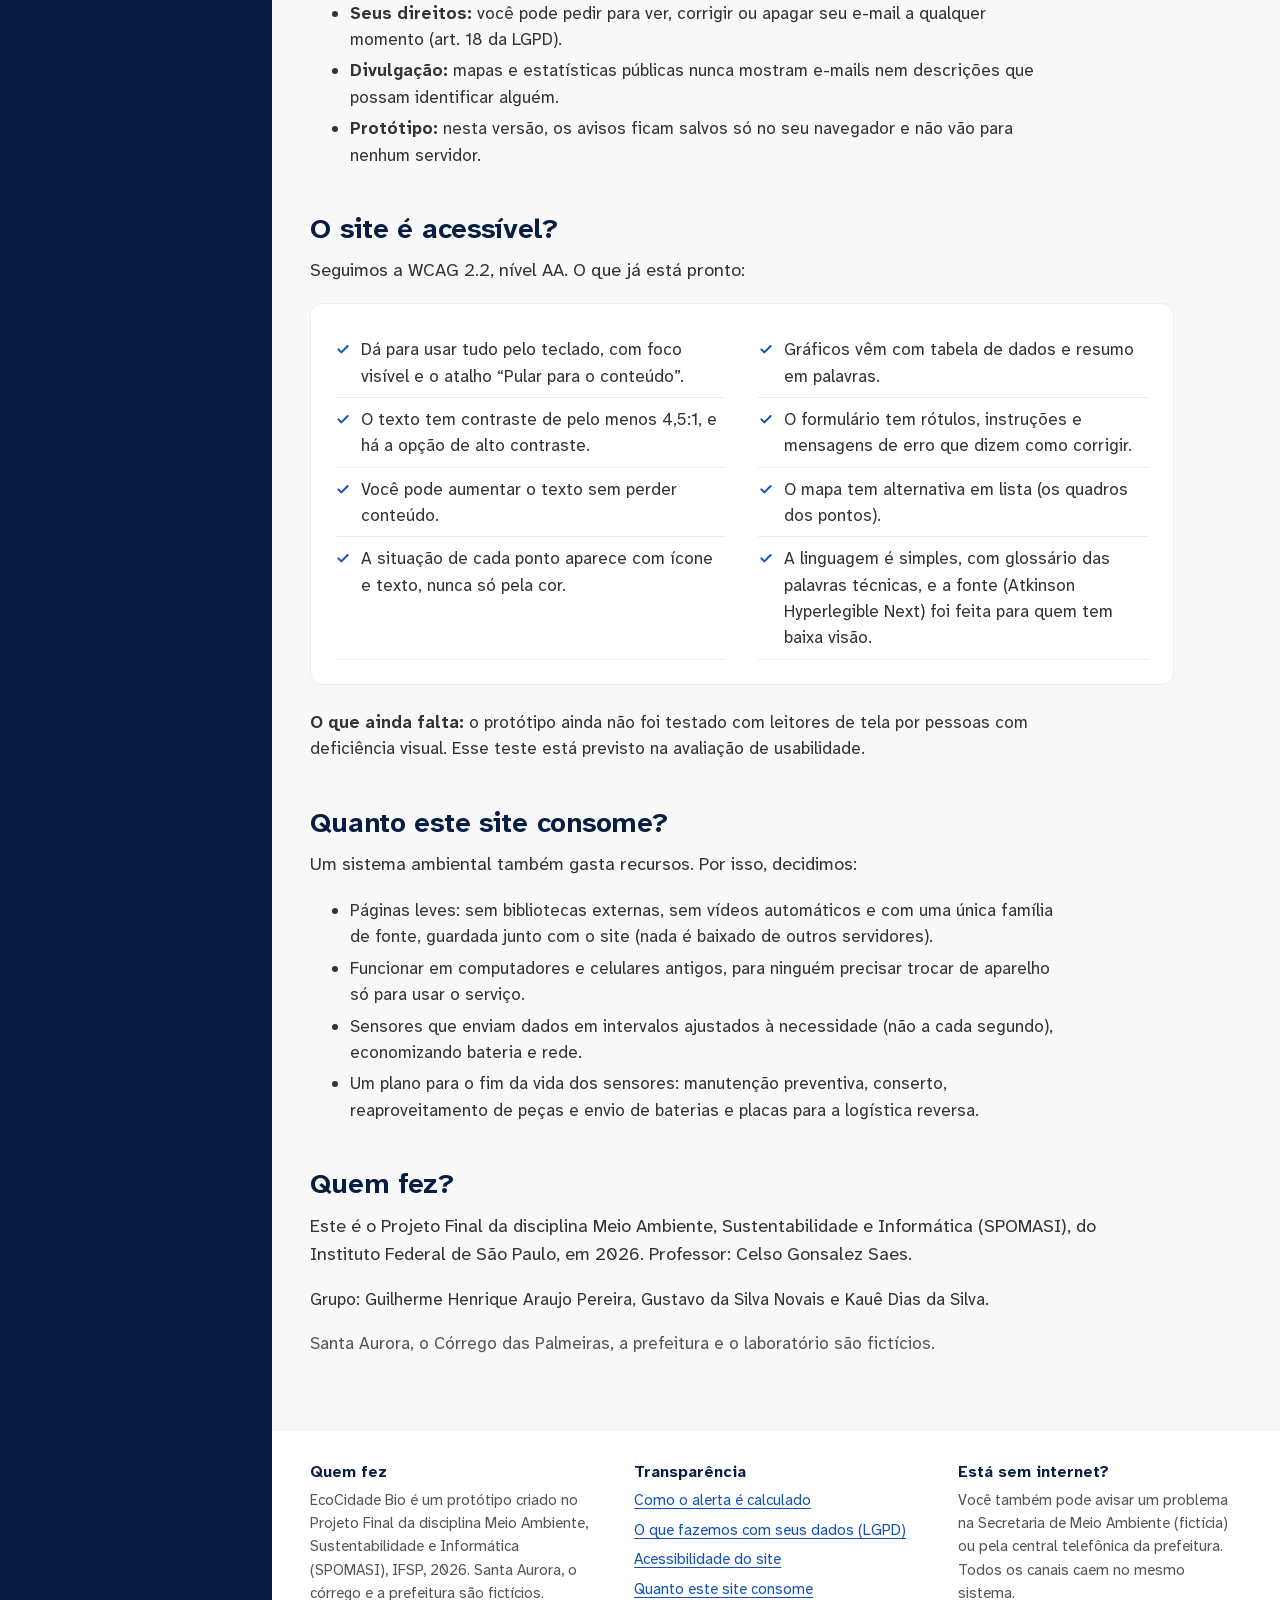
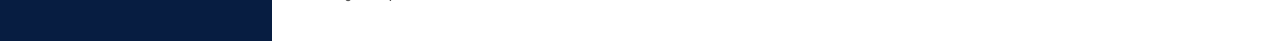
<file: sobre.html>
<!doctype html>
<html lang="pt-BR" class="no-js">
<head>
  <meta charset="utf-8">
  <meta name="viewport" content="width=device-width, initial-scale=1">
  <title>Sobre os dados | EcoCidade Bio</title>
  <meta name="description" content="De onde vêm os dados, como o alerta é calculado, o que fazemos com seus dados (LGPD), acessibilidade e impacto ambiental da plataforma EcoCidade Bio.">
  <meta name="robots" content="noindex, nofollow">
  <link rel="icon" href="data:image/svg+xml,%3Csvg%20xmlns%3D%22http%3A%2F%2Fwww.w3.org%2F2000%2Fsvg%22%20viewBox%3D%220%200%2044%2044%22%3E%3Crect%20width%3D%2244%22%20height%3D%2244%22%20rx%3D%2210%22%20fill%3D%22%231351b4%22%2F%3E%3Cpath%20d%3D%22M22%207.5c5%205.2%207.2%209%207.2%2011.9a7.2%207.2%200%200%201-14.4%200c0-2.9%202.2-6.7%207.2-11.9z%22%20fill%3D%22%23fff%22%2F%3E%3Cpath%20d%3D%22M7%2033c3.6-3.2%206.4-3.2%209.6%200s6%203.2%209.6%200%206.4-3.2%209.8%200%22%20fill%3D%22none%22%20stroke%3D%22%23fff%22%20stroke-width%3D%223.4%22%20stroke-linecap%3D%22round%22%2F%3E%3C%2Fsvg%3E">
  <link rel="stylesheet" href="assets/css/style.css">
  <script src="assets/js/data.js" defer></script>
  <script src="assets/js/app.js" defer></script>
</head>
<body data-page="sobre">
  <a class="skip-link" href="#conteudo">Pular para o conteúdo</a>

  <div class="app">
    <header class="sidebar" data-open="false">
      <div class="sidebar-top">
        <a class="brand" href="index.html">
          <svg width="40" height="40" viewBox="0 0 44 44" aria-hidden="true" focusable="false"><rect width="44" height="44" rx="10" fill="#1351b4"/><path d="M22 7.5c5 5.2 7.2 9 7.2 11.9a7.2 7.2 0 0 1-14.4 0c0-2.9 2.2-6.7 7.2-11.9z" fill="#fff"/><path d="M7 31.5c3.6-3.2 6.4-3.2 9.6 0s6 3.2 9.6 0 6.4-3.2 9.8 0" fill="none" stroke="#fff" stroke-width="2.6" stroke-linecap="round"/><path d="M7 37c3.6-3.2 6.4-3.2 9.6 0s6 3.2 9.6 0 6.4-3.2 9.8 0" fill="none" stroke="#9ec2f0" stroke-width="2.6" stroke-linecap="round"/></svg>
          <span class="brand-text"><span class="brand-name">EcoCidade Bio</span><span class="brand-sub">Córrego das Palmeiras</span></span>
        </a>
        <button class="menu-toggle" type="button" aria-expanded="false" aria-controls="menu-gaveta">
          <svg width="22" height="22" viewBox="0 0 24 24" aria-hidden="true" focusable="false"><path d="M4 6.5h16M4 12h16M4 17.5h16" fill="none" stroke="currentColor" stroke-width="2" stroke-linecap="round"/></svg>
          <span>Menu</span>
        </button>
      </div>

      <div id="menu-gaveta" class="sidebar-body">
        <nav class="side-nav" aria-label="Menu principal">
          <ul>
          <li><a href="index.html"><svg class="nav-icon" viewBox="0 0 24 24" aria-hidden="true" focusable="false" fill="none" stroke="currentColor" stroke-width="2" stroke-linecap="round" stroke-linejoin="round"><rect x="3.5" y="3.5" width="7" height="7" rx="1.5"/><rect x="13.5" y="3.5" width="7" height="7" rx="1.5"/><rect x="3.5" y="13.5" width="7" height="7" rx="1.5"/><rect x="13.5" y="13.5" width="7" height="7" rx="1.5"/></svg><span>Painel</span></a></li>
          <li><a href="monitoramento.html"><svg class="nav-icon" viewBox="0 0 24 24" aria-hidden="true" focusable="false" fill="none" stroke="currentColor" stroke-width="2" stroke-linecap="round" stroke-linejoin="round"><path d="M12 21s-6.5-6.1-6.5-11a6.5 6.5 0 0 1 13 0c0 4.9-6.5 11-6.5 11z"/><circle cx="12" cy="10" r="2.4"/></svg><span>Pontos de coleta</span></a></li>
          <li><a href="historico.html"><svg class="nav-icon" viewBox="0 0 24 24" aria-hidden="true" focusable="false" fill="none" stroke="currentColor" stroke-width="2" stroke-linecap="round" stroke-linejoin="round"><path d="M4 4v16h16"/><path d="M7.5 15l3.5-4 3 2.5L19 8"/></svg><span>Gráficos</span></a></li>
          <li><a href="biotecnologia.html"><svg class="nav-icon" viewBox="0 0 24 24" aria-hidden="true" focusable="false" fill="none" stroke="currentColor" stroke-width="2" stroke-linecap="round" stroke-linejoin="round"><path d="M7 3c0 4 10 5 10 9s-10 5-10 9"/><path d="M17 3c0 4-10 5-10 9s10 5 10 9"/><path d="M8.6 6.5h6.8M8.6 17.5h6.8"/></svg><span>DNA na água</span></a></li>
          <li><a href="aprenda.html"><svg class="nav-icon" viewBox="0 0 24 24" aria-hidden="true" focusable="false" fill="none" stroke="currentColor" stroke-width="2" stroke-linecap="round" stroke-linejoin="round"><circle cx="12" cy="12" r="9"/><path d="M9.5 9.5a2.5 2.5 0 1 1 3.5 2.3c-.7.3-1 .9-1 1.6v.4"/><path d="M12 17h.01"/></svg><span>Guia e dúvidas</span></a></li>
          </ul>
          <ul class="side-nav-action">
          <li><a class="nav-cta" href="ocorrencia.html"><svg class="nav-icon" viewBox="0 0 24 24" aria-hidden="true" focusable="false" fill="none" stroke="currentColor" stroke-width="2" stroke-linecap="round" stroke-linejoin="round"><path d="M4 5.5A1.5 1.5 0 0 1 5.5 4h13A1.5 1.5 0 0 1 20 5.5v9a1.5 1.5 0 0 1-1.5 1.5H10l-4.5 4v-4A1.5 1.5 0 0 1 4 14.5z"/><path d="M12 7.5v4"/><path d="M12 13.8h.01"/></svg><span>Avisar um problema</span></a></li>
          </ul>
          <ul class="side-nav-more">
          <li><a href="sobre.html" aria-current="page"><svg class="nav-icon" viewBox="0 0 24 24" aria-hidden="true" focusable="false" fill="none" stroke="currentColor" stroke-width="2" stroke-linecap="round" stroke-linejoin="round"><path d="M6 3h8l4 4v14H6z"/><path d="M14 3v4h4"/><path d="M9 12h6M9 16h6"/></svg><span>Sobre os dados</span></a></li>
          <li><a href="admin.html"><svg class="nav-icon" viewBox="0 0 24 24" aria-hidden="true" focusable="false" fill="none" stroke="currentColor" stroke-width="2" stroke-linecap="round" stroke-linejoin="round"><rect x="5" y="10.5" width="14" height="10" rx="2"/><path d="M8.5 10.5V7.5a3.5 3.5 0 0 1 7 0v3"/></svg><span>Área do agente</span></a></li>
          </ul>
        </nav>

        <div class="reading-tools" role="group" aria-labelledby="rt-titulo">
          <p id="rt-titulo" class="rt-title">Ajustar a leitura</p>
          <div class="rt-row">
            <button type="button" data-acao="fonte-menos" aria-label="Diminuir o texto">A−</button>
            <button type="button" data-acao="fonte-mais" aria-label="Aumentar o texto">A+</button>
            <button type="button" data-acao="contraste" aria-pressed="false">Alto contraste</button>
          </div>
          <span id="pref-status" class="visually-hidden" role="status"></span>
        </div>
      </div>
    </header>

    <div class="app-main">
      <div class="proto-line" role="region" aria-label="Aviso sobre o protótipo">
        <svg viewBox="0 0 24 24" aria-hidden="true" focusable="false"><circle cx="12" cy="12" r="9.5" fill="none" stroke="currentColor" stroke-width="2"/><path d="M12 11v5.5" stroke="currentColor" stroke-width="2.4" stroke-linecap="round"/><circle cx="12" cy="7.6" r="1.4" fill="currentColor"/></svg>
        <p><strong>Protótipo acadêmico.</strong> Os dados são simulados e a cidade é fictícia: nada aqui é diagnóstico ambiental oficial.</p>
      </div>

      <main id="conteudo" tabindex="-1">
<div class="page">
  <header class="page-top">
    <h1>De onde vêm os números e o que fazemos com os seus dados</h1>
    <p class="page-sub">Aqui contamos como a plataforma funciona, como cuidamos das suas informações e onde ela ainda tem limites.</p>
  </header>

  <nav class="jump" aria-label="Nesta página">
    <ul>
      <li><a href="#metodologia">De onde vêm os números?</a></li>
      <li><a href="#privacidade">O que fazemos com seus dados?</a></li>
      <li><a href="#acessibilidade">O site é acessível?</a></li>
      <li><a href="#sustentabilidade">Quanto este site consome?</a></li>
      <li><a href="#creditos">Quem fez?</a></li>
    </ul>
  </nav>

  <div class="doc">
    <section id="metodologia" class="doc-section" aria-labelledby="met-t">
      <h2 id="met-t">De onde vêm os números?</h2>
      <ul>
        <li><strong>pH, turbidez e oxigênio dissolvido:</strong> da tabela simulada do estudo de caso “EcoCidade Bio” (três pontos, medições em 02/10, 09/10 e 16/10/2026).</li>
        <li><strong>Temperatura:</strong> valores simulados pelo grupo para completar a base. Aparecem marcados como “simulado” em todas as telas.</li>
        <li><strong>DNA ambiental:</strong> resultados simulados de um laboratório parceiro fictício. A data da coleta não foi informada.</li>
      </ul>
      <h3>Como o alerta é calculado (passo a passo completo)</h3>
      <ol>
        <li>Para cada medição, verificamos: pH &lt; 6,0 ou pH &gt; 9,0; turbidez &gt; 25 NTU; oxigênio dissolvido &lt; 5,0 mg/L.</li>
        <li>Contamos quantas dessas condições são verdadeiras (de 0 a 3).</li>
        <li>0 = Sem alerta; 1 = Atenção; 2 ou 3 = Prioridade de investigação.</li>
        <li>Se faltar alguma leitura e a contagem for menor que 2, mostramos “Classificação incompleta”.</li>
      </ol>
      <p>A regra não usa inteligência artificial nem pesos escondidos. Os limites ficam numa tabela do banco de dados e podem ser revistos pela equipe técnica, com registro de cada alteração.</p>
      <p class="callout note">Os limites são ilustrativos. Eles não bastam para dizer que a água é potável, própria para banho ou que está dentro da lei.</p>
    </section>

    <section id="privacidade" class="doc-section" aria-labelledby="pri-t">
      <h2 id="pri-t">O que fazemos com seus dados?</h2>
      <p>A plataforma segue a Lei Geral de Proteção de Dados Pessoais (Lei nº 13.709/2018). Em resumo:</p>
      <div class="table-wrap" role="region" aria-labelledby="pri-cap" tabindex="0">
        <table class="table-stack">
          <caption id="pri-cap">Quais dados usamos e para quê</caption>
          <thead><tr><th scope="col">Dado</th><th scope="col">É obrigatório?</th><th scope="col">Para quê</th><th scope="col">Por quanto tempo</th></tr></thead>
          <tbody>
            <tr><th scope="row">Tipo, local, data e descrição do aviso</th><td data-label="É obrigatório?">Sim</td><td data-label="Para quê">Atender e encaminhar o aviso; gerar estatísticas públicas sem identificar ninguém.</td><td data-label="Por quanto tempo">Enquanto for necessário para a gestão ambiental</td></tr>
            <tr><th scope="row">E-mail</th><td data-label="É obrigatório?">Não</td><td data-label="Para quê">Mandar retorno sobre o aviso, só com a sua autorização (consentimento).</td><td data-label="Por quanto tempo">Apagado quando o atendimento termina</td></tr>
            <tr><th scope="row">Ajustes de leitura (tamanho do texto, contraste)</th><td data-label="É obrigatório?">Não</td><td data-label="Para quê">Lembrar a sua escolha neste navegador.</td><td data-label="Por quanto tempo">Até você limpar os dados do navegador</td></tr>
          </tbody>
        </table>
      </div>
      <ul class="block">
        <li><strong>Só o necessário:</strong> não pedimos nome, CPF, telefone nem a localização do seu aparelho.</li>
        <li><strong>Seus direitos:</strong> você pode pedir para ver, corrigir ou apagar seu e-mail a qualquer momento (art. 18 da LGPD).</li>
        <li><strong>Divulgação:</strong> mapas e estatísticas públicas nunca mostram e-mails nem descrições que possam identificar alguém.</li>
        <li><strong>Protótipo:</strong> nesta versão, os avisos ficam salvos só no seu navegador e não vão para nenhum servidor.</li>
      </ul>
    </section>

    <section id="acessibilidade" class="doc-section" aria-labelledby="ace-t">
      <h2 id="ace-t">O site é acessível?</h2>
      <p>Seguimos a WCAG 2.2, nível AA. O que já está pronto:</p>
      <div class="panel">
        <ul class="list-cols">
          <li>Dá para usar tudo pelo teclado, com foco visível e o atalho “Pular para o conteúdo”.</li>
          <li>Gráficos vêm com tabela de dados e resumo em palavras.</li>
          <li>O texto tem contraste de pelo menos 4,5:1, e há a opção de alto contraste.</li>
          <li>O formulário tem rótulos, instruções e mensagens de erro que dizem como corrigir.</li>
          <li>Você pode aumentar o texto sem perder conteúdo.</li>
          <li>O mapa tem alternativa em lista (os quadros dos pontos).</li>
          <li>A situação de cada ponto aparece com ícone e texto, nunca só pela cor.</li>
          <li>A linguagem é simples, com glossário das palavras técnicas, e a fonte (Atkinson Hyperlegible Next) foi feita para quem tem baixa visão.</li>
        </ul>
      </div>
      <p class="block"><strong>O que ainda falta:</strong> o protótipo ainda não foi testado com leitores de tela por pessoas com deficiência visual. Esse teste está previsto na avaliação de usabilidade.</p>
    </section>

    <section id="sustentabilidade" class="doc-section" aria-labelledby="sus-t">
      <h2 id="sus-t">Quanto este site consome?</h2>
      <p>Um sistema ambiental também gasta recursos. Por isso, decidimos:</p>
      <ul>
        <li>Páginas leves: sem bibliotecas externas, sem vídeos automáticos e com uma única família de fonte, guardada junto com o site (nada é baixado de outros servidores).</li>
        <li>Funcionar em computadores e celulares antigos, para ninguém precisar trocar de aparelho só para usar o serviço.</li>
        <li>Sensores que enviam dados em intervalos ajustados à necessidade (não a cada segundo), economizando bateria e rede.</li>
        <li>Um plano para o fim da vida dos sensores: manutenção preventiva, conserto, reaproveitamento de peças e envio de baterias e placas para a logística reversa.</li>
      </ul>
    </section>

    <section id="creditos" class="doc-section" aria-labelledby="cre-t">
      <h2 id="cre-t">Quem fez?</h2>
      <p>Este é o Projeto Final da disciplina Meio Ambiente, Sustentabilidade e Informática (SPOMASI), do Instituto Federal de São Paulo, em 2026. Professor: Celso Gonsalez Saes.</p>
      <p>Grupo: Guilherme Henrique Araujo Pereira, Gustavo da Silva Novais e Kauê Dias da Silva.</p>
      <p class="muted">Santa Aurora, o Córrego das Palmeiras, a prefeitura e o laboratório são fictícios.</p>
    </section>
  </div>
</div>
      </main>

      <footer class="app-footer">
        <div class="footer-cols">
          <div>
            <h2>Quem fez</h2>
            <p>EcoCidade Bio é um protótipo criado no Projeto Final da disciplina Meio Ambiente, Sustentabilidade e Informática (SPOMASI), IFSP, 2026. Santa Aurora, o córrego e a prefeitura são fictícios.</p>
          </div>
          <div>
            <h2>Transparência</h2>
            <ul>
              <li><a href="sobre.html#metodologia">Como o alerta é calculado</a></li>
              <li><a href="sobre.html#privacidade">O que fazemos com seus dados (LGPD)</a></li>
              <li><a href="sobre.html#acessibilidade">Acessibilidade do site</a></li>
              <li><a href="sobre.html#sustentabilidade">Quanto este site consome</a></li>
            </ul>
          </div>
          <div>
            <h2>Está sem internet?</h2>
            <p>Você também pode avisar um problema na Secretaria de Meio Ambiente (fictícia) ou pela central telefônica da prefeitura. Todos os canais caem no mesmo sistema.</p>
          </div>
        </div>
      </footer>
    </div>
  </div>
</body>
</html>
</file>
<file: assets/css/style.css>
@font-face {
  font-family: "Atkinson Hyperlegible Next";
  font-style: normal;
  font-weight: 200 800;
  font-display: swap;
  src: url("../fonts/atkinson-hyperlegible-next-latin.woff2") format("woff2");
  unicode-range: U+0000-00FF, U+0131, U+0152-0153, U+02BB-02BC, U+02C6, U+02DA, U+02DC, U+0304, U+0308, U+0329, U+2000-206F, U+20AC, U+2122, U+2191, U+2193, U+2212, U+2215, U+FEFF, U+FFFD;
}
@font-face {
  font-family: "Atkinson Hyperlegible Next";
  font-style: normal;
  font-weight: 200 800;
  font-display: swap;
  src: url("../fonts/atkinson-hyperlegible-next-latin-ext.woff2") format("woff2");
  unicode-range: U+0100-02BA, U+02BD-02C5, U+02C7-02CC, U+02CE-02D7, U+02DD-02FF, U+0304, U+0308, U+0329, U+1D00-1DBF, U+1E00-1E9F, U+1EF2-1EFF, U+2020, U+20A0-20AB, U+20AD-20C4, U+2113, U+2C60-2C7F, U+A720-A7FF;
}

:root {

  --paper: #ffffff;
  --surface: #ffffff;
  --surface-2: #f8f8f8;
  --surface-3: #ededed;
  --ink: #333333;
  --ink-strong: #071d41;
  --ink-soft: #555555;
  --line: #cccccc;
  --line-strong: #888888;

  --brand: #1351b4;
  --brand-strong: #0c326f;
  --brand-dark: #071d41;
  --brand-tint: #dbe8fb;
  --on-dark: #ffffff;
  --on-dark-soft: #c5d4eb;
  --on-dark-line: rgb(197 212 235 / .28);

  --ok: #0f6b1a;   --ok-bg: #e3f5e1;   --ok-line: #168821;
  --warn: #8a4b00; --warn-bg: #fff5c2; --warn-line: #c99a00;
  --crit: #b51c06; --crit-bg: #fde0db; --crit-line: #e52207;
  --info: #0c4aa6; --info-bg: #dbe8fb; --info-line: #155bcb;
  --neutral: #555555; --neutral-bg: #ededed;

  --s1: #1351b4;
  --s2: #a34f00;
  --s3: #7b2c8f;

  --water: #6f9fe0;
  --water-light: #bcd3f4;

  --focus: #071d41;
  --focus-on-dark: #ffcd07;
  --r-lg: 12px;
  --r-md: 8px;
  --r-sm: 6px;

  --font-body: "Atkinson Hyperlegible Next", "Segoe UI", system-ui, -apple-system, Roboto, Arial, sans-serif;
  --font-display: var(--font-body);

  --step--1: .875rem;
  --step-0: 1.0625rem;
  --step-1: 1.25rem;
  --step-2: 1.4375rem;
  --step-3: 1.75rem;
  --step-4: 2.25rem;

  --measure: 68ch;
  --page: 78rem;
  --gutter: clamp(1rem, 3vw, 2.5rem);
  --side: 17rem;
}

html[data-contraste="alto"] {
  --surface-2: #ffffff;
  --surface-3: #000000;
  --ink: #000000;
  --ink-strong: #000000;
  --ink-soft: #1a1a1a;
  --line: #000000;
  --line-strong: #000000;
  --brand: #0b3a85;
  --brand-strong: #000000;
  --brand-dark: #000000;
  --brand-tint: #ffffff;
  --on-dark-soft: #ffffff;
  --on-dark-line: #ffffff;
}
html[data-contraste="alto"] .panel,
html[data-contraste="alto"] .tile,
html[data-contraste="alto"] .reading,
html[data-contraste="alto"] .toolbar,
html[data-contraste="alto"] .stream-map svg { border: 2px solid #000; }
html[data-contraste="alto"] .side-nav a[aria-current="page"] { outline: 2px solid #fff; outline-offset: -2px; }

html { font-size: 100%; }
html[data-fonte="grande"] { font-size: 112.5%; }
html[data-fonte="maior"] { font-size: 125%; }
html[data-fonte="maxima"] { font-size: 150%; }

*, *::before, *::after { box-sizing: border-box; }
[hidden] { display: none !important; }
::selection { background: var(--brand-tint); color: var(--ink-strong); }
input, select, textarea, fieldset, .field, [id] { scroll-margin-top: 5.5rem; }

body {
  margin: 0;
  background: var(--surface-2);
  color: var(--ink);
  font-family: var(--font-body);
  font-size: var(--step-0);
  font-variant-numeric: lining-nums;
  line-height: 1.55;
  -webkit-text-size-adjust: 100%;
  caret-color: var(--brand);
  accent-color: var(--brand);
}

img, svg { max-width: 100%; }

h1, h2, h3, h4 {
  font-family: var(--font-display);
  line-height: 1.2;
  color: var(--ink-strong);
  margin: 0 0 .5em;
  font-weight: 700;
  text-wrap: balance;
}
h1 { font-size: var(--step-4); font-weight: 800; letter-spacing: -.02em; }
h2 { font-size: var(--step-3); letter-spacing: -.01em; }
h3 { font-size: var(--step-1); }
h4 { font-size: var(--step-0); margin: 0 0 .4em; }
p, ul, ol { margin: 0 0 1em; max-width: var(--measure); }
li + li { margin-top: .3em; }
small { font-size: var(--step--1); }
strong, b { font-weight: 700; }
abbr[title] { text-decoration: underline dotted; cursor: help; }

a { color: var(--brand); text-underline-offset: .2em; text-decoration-thickness: 1px; }
a:hover { color: var(--brand-strong); text-decoration-thickness: 2px; }

:focus-visible {
  outline: 3px solid var(--focus);
  outline-offset: 2px;
  border-radius: 2px;
}

.visually-hidden {
  position: absolute !important;
  width: 1px; height: 1px;
  padding: 0; margin: -1px;
  overflow: hidden; clip: rect(0 0 0 0);
  white-space: nowrap; border: 0;
}

.skip-link {
  position: absolute; left: 1rem; top: -100px; z-index: 100;
  background: var(--focus-on-dark); color: var(--brand-dark); font-weight: 700;
  padding: .7rem 1.1rem; border-radius: var(--r-md);
}
.skip-link:focus, .skip-link:hover { top: 1rem; color: var(--brand-dark); }
.skip-link:focus-visible { outline-color: var(--brand-dark); }

.app {
  display: grid; grid-template-columns: var(--side) minmax(0, 1fr); min-height: 100vh;
  background: linear-gradient(to right, var(--brand-dark) var(--side), var(--surface-2) var(--side));
}

.sidebar {
  position: sticky; top: 0; height: 100vh; overflow-y: auto;
  display: flex; flex-direction: column;
  background: var(--brand-dark); color: var(--on-dark-soft);
  scrollbar-color: var(--on-dark-line) transparent; scrollbar-width: thin;
}
.sidebar :focus-visible { outline: 3px solid var(--focus-on-dark); outline-offset: 2px; }
.sidebar-top { padding: 1.25rem 1rem 1rem; }
.brand { display: flex; align-items: center; gap: .7rem; color: var(--on-dark); text-decoration: none; border-radius: var(--r-md); }
.brand:hover { color: var(--on-dark); }
.brand svg { flex: none; }
.brand-text { min-width: 0; }
.brand-name { display: block; font-weight: 800; font-size: 1.1875rem; line-height: 1.15; color: var(--on-dark); letter-spacing: -.01em; }
.brand-sub { display: block; font-size: .8125rem; line-height: 1.35; color: var(--on-dark-soft); margin-top: .1rem; }

.menu-toggle {
  display: none; align-items: center; gap: .45rem; flex: none;
  min-height: 44px; padding: .45rem .85rem; border-radius: var(--r-md);
  border: 1px solid var(--on-dark-soft); background: transparent; color: var(--on-dark);
  font: inherit; font-weight: 700; cursor: pointer;
}
.menu-toggle:hover { background: rgb(255 255 255 / .1); }
.menu-toggle[aria-expanded="true"] { background: var(--on-dark); color: var(--brand-dark); }

.sidebar-body { display: flex; flex-direction: column; flex: 1; gap: 1rem; padding: .25rem .75rem 1.25rem; }
.side-nav ul { list-style: none; margin: 0; padding: 0; display: grid; gap: 2px; max-width: none; }
.side-nav li + li { margin-top: 0; }
.side-nav a {
  display: flex; align-items: center; gap: .75rem; min-height: 46px;
  padding: .55rem .75rem; border-radius: var(--r-md);
  color: var(--on-dark-soft); text-decoration: none; font-weight: 600; line-height: 1.25;
}
.side-nav a:hover { background: rgb(255 255 255 / .08); color: var(--on-dark); }
.side-nav a[aria-current="page"] { background: var(--brand); color: var(--on-dark); font-weight: 700; }
.nav-icon { width: 1.3rem; height: 1.3rem; flex: none; }
.side-nav-action { margin-top: .9rem !important; }
.side-nav a.nav-cta { background: var(--brand-tint); color: var(--brand-strong); font-weight: 700; }
.side-nav a.nav-cta:hover { background: var(--on-dark); color: var(--brand-dark); }
.side-nav a.nav-cta[aria-current="page"] { background: var(--brand); color: var(--on-dark); }
.side-nav-more { margin-top: .9rem !important; padding-top: .9rem !important; border-top: 1px solid var(--on-dark-line); }

.reading-tools { margin-top: auto; padding: 1rem .5rem 0; border-top: 1px solid var(--on-dark-line); }
.rt-title { font-size: .875rem; font-weight: 700; color: var(--on-dark); margin: 0 0 .5rem; }
.rt-row { display: flex; flex-wrap: wrap; gap: .4rem; }
.rt-row button {
  min-height: 44px; min-width: 44px; padding: .35rem .7rem; border-radius: var(--r-md);
  border: 1px solid var(--on-dark-soft); background: transparent; color: var(--on-dark);
  font: inherit; font-size: .9375rem; font-weight: 700; cursor: pointer;
}
.rt-row button:hover { background: rgb(255 255 255 / .12); }
.rt-row button[aria-pressed="true"] { background: var(--on-dark); color: var(--brand-dark); }

.app-main { min-width: 0; display: flex; flex-direction: column; }
.proto-line {
  display: flex; align-items: flex-start; gap: .6rem;
  padding: .7rem var(--gutter); background: var(--surface); border-bottom: 1px solid var(--surface-3);
  font-size: .9375rem; color: var(--ink);
}
.proto-line svg { width: 1.2rem; height: 1.2rem; flex: none; color: var(--info); margin-top: .15rem; }
.proto-line p { margin: 0; max-width: none; }
.proto-line strong { color: var(--ink-strong); }

main { flex: 1; padding: 2rem var(--gutter) 3.5rem; container-type: inline-size; }
main:focus { outline: none; }
.page { max-width: var(--page); margin-inline: auto; }

.app-footer { background: var(--surface); border-top: 1px solid var(--surface-3); padding: 2rem var(--gutter) 2.25rem; font-size: .9375rem; color: var(--ink-soft); }
.footer-cols { display: grid; gap: 1.5rem 2.5rem; grid-template-columns: repeat(auto-fit, minmax(min(100%, 15rem), 1fr)); max-width: var(--page); margin-inline: auto; }
.app-footer h2 { font-size: 1rem; margin: 0 0 .5rem; color: var(--ink-strong); letter-spacing: 0; }
.app-footer p { margin: 0; }
.app-footer ul { list-style: none; padding: 0; margin: 0; }
.app-footer li + li { margin-top: .4rem; }

@media (max-width: 62rem) {
  .app { grid-template-columns: minmax(0, 1fr); background: var(--surface-2); }
  .sidebar { position: static; height: auto; overflow: visible; }
  .sidebar-top { display: flex; flex-wrap: wrap; align-items: center; justify-content: space-between; gap: .75rem 1rem; padding: .75rem 1rem; }
  .menu-toggle { display: inline-flex; }
  .sidebar[data-open="false"] .sidebar-body { display: none; }
  .sidebar-body { padding: 0 1rem 1.25rem; }
  .reading-tools { margin-top: .25rem; }
  main { padding-top: 1.5rem; }
}
.no-js .sidebar .sidebar-body { display: flex !important; }
.no-js .menu-toggle { display: none !important; }

.page-top { margin-bottom: 1.75rem; }
.page-top h1 { margin: 0 0 .4rem; }
.page-sub { font-size: 1.1875rem; line-height: 1.5; color: var(--ink-soft); margin: 0; max-width: 62ch; }
.page-sub strong { color: var(--ink-strong); }

.panel { background: var(--surface); border: 1px solid var(--surface-3); border-radius: var(--r-lg); padding: 1.5rem; min-width: 0; }
.panel > :last-child { margin-bottom: 0; }
.panel > h2, .panel-head h2 { font-size: var(--step-2); margin: 0 0 .9rem; }
.panel h3 { font-size: var(--step-1); }
.panel-head { display: flex; flex-wrap: wrap; align-items: baseline; justify-content: space-between; gap: .4rem 1.25rem; margin-bottom: 1rem; }
.panel-head h2 { margin: 0; }
.panel-head p { margin: 0; color: var(--ink-soft); }
.panel-link { font-weight: 700; white-space: nowrap; }
.panel-note { font-size: var(--step--1); color: var(--ink-soft); margin: 1rem 0 0; }

.dash-grid.dash-grid-stretch { align-items: stretch; }
.dash-grid-stretch > .panel { display: flex; flex-direction: column; }
.dash-grid-stretch > .panel > .recent-list { margin-bottom: 1.25rem; }
.dash-grid-stretch > .side-stack { grid-template-rows: auto 1fr; }
.dash-grid-stretch > .side-stack > .callout { margin-bottom: 0; }
@container (min-width: 70rem) { .dash-grid.dash-grid-stretch { grid-template-columns: repeat(2, minmax(0, 1fr)); } }
.panel-foot { display: contents; }
.dash-grid-stretch > .panel .panel-note { margin-top: auto; padding-top: 1rem; }
.foot-ask { background: var(--brand-tint); border-radius: var(--r-md); padding: 1rem 1.1rem; display: grid; gap: .75rem; justify-items: start; }
.foot-ask p { margin: 0; color: var(--ink-strong); }
html[data-contraste="alto"] .foot-ask { border: 2px solid #000; }
.panel-inset { background: var(--surface-2); border: 1px solid var(--surface-3); border-radius: var(--r-md); padding: 1.1rem 1.25rem; }

.dash-grid { display: grid; gap: 1.5rem; grid-template-columns: minmax(0, 1.4fr) minmax(0, 1fr); margin-top: 1.5rem; align-items: start; }
.dash-grid-even { grid-template-columns: repeat(2, minmax(0, 1fr)); }
.dash-grid-main { grid-template-columns: minmax(0, 1.6fr) minmax(0, 1fr); }
.side-stack { display: grid; gap: 1.5rem; min-width: 0; }
.block { margin-top: 1.5rem; }
@container (max-width: 54rem) {
  .dash-grid, .dash-grid-even, .dash-grid-main { grid-template-columns: minmax(0, 1fr); }
}

.sub-h { font-size: var(--step-1); margin: 1.75rem 0 .85rem; }
.h-small { font-size: var(--step-0); margin: 0 0 .6rem; }

.answer-box {
  display: grid; grid-template-columns: auto minmax(0, 1fr); gap: .2rem 1rem; align-items: start;
  padding: 1.35rem 1.5rem; border: 1px solid var(--line); border-radius: var(--r-lg); background: var(--surface);
}
.answer-box.ok { background: var(--ok-bg); border-color: var(--ok-line); }
.answer-box.warn { background: var(--warn-bg); border-color: var(--warn-line); }
.answer-box.crit { background: var(--crit-bg); border-color: var(--crit-line); }
.answer-icon { grid-row: span 3; }
.answer-icon svg { width: 2.25rem; height: 2.25rem; display: block; }
.answer-box.ok .answer-icon { color: var(--ok); }
.answer-box.warn .answer-icon { color: var(--warn); }
.answer-box.crit .answer-icon { color: var(--crit); }
.answer-title { font-size: var(--step-2); font-weight: 800; line-height: 1.25; color: var(--ink-strong); margin: 0; max-width: none; text-wrap: balance; }
.answer-text { margin: .35rem 0 0; color: var(--ink); }
.answer-actions { display: flex; flex-wrap: wrap; gap: .75rem; margin-top: 1.1rem; }

.flow-section { margin-top: 2rem; }
.flow-head { display: flex; flex-wrap: wrap; align-items: baseline; justify-content: space-between; gap: .4rem 1.25rem; margin-bottom: .35rem; }
.flow-head h2 { font-size: var(--step-2); margin: 0; }
.flow-head p { margin: 0; color: var(--ink-soft); }
.flow-lead { color: var(--ink-soft); margin: 0 0 .25rem; }

.flow {
  --wave: url("data:image/svg+xml,%3Csvg xmlns='http://www.w3.org/2000/svg' width='48' height='14' viewBox='0 0 48 14'%3E%3Cpath d='M0 7c6-6 18-6 24 0s18 6 24 0' fill='none' stroke='%236f9fe0' stroke-width='4.5'/%3E%3C/svg%3E");
  list-style: none; margin: 0; padding: 2.6rem 0 0; max-width: none;
  display: grid; grid-template-columns: repeat(3, minmax(0, 1fr)); gap: 1.25rem;
  position: relative;
}
.flow::before {
  content: ""; position: absolute; left: 0; right: 1.5rem; top: .55rem; height: 14px;
  background: var(--wave) left center / 48px 14px repeat-x;
}
.flow::after {
  content: ""; position: absolute; right: 0; top: .2rem; width: 1.4rem; height: 1.4rem; background: var(--water);
  -webkit-mask: url("data:image/svg+xml,%3Csvg xmlns='http://www.w3.org/2000/svg' viewBox='0 0 24 24'%3E%3Cpath d='M5 3l14 9-14 9z'/%3E%3C/svg%3E") center / contain no-repeat;
  mask: url("data:image/svg+xml,%3Csvg xmlns='http://www.w3.org/2000/svg' viewBox='0 0 24 24'%3E%3Cpath d='M5 3l14 9-14 9z'/%3E%3C/svg%3E") center / contain no-repeat;
}
.flow > li { position: relative; margin: 0; display: flex; }
.flow > li::before {
  content: ""; position: absolute; left: 1.5rem; top: -2.35rem; width: 1.35rem; height: 1.35rem; border-radius: 50%;
  background: var(--surface); border: 4px solid var(--line-strong); z-index: 1;
}
.flow > li::after { content: ""; position: absolute; left: calc(1.5rem + .675rem - 1px); top: -1rem; height: 1rem; width: 2px; background: var(--line-strong); }
.flow > li.ok::before { border-color: var(--ok-line); }
.flow > li.warn::before { border-color: var(--warn-line); }
.flow > li.crit::before { border-color: var(--crit-line); }
.flow > li.ok::after { background: var(--ok-line); }
.flow > li.warn::after { background: var(--warn-line); }
.flow > li.crit::after { background: var(--crit-line); }

.tile {
  flex: 1; display: flex; flex-direction: column; gap: .8rem;
  background: var(--surface); border: 1px solid var(--surface-3); border-radius: var(--r-lg); padding: 1.25rem; min-width: 0;
}
.tile.ok { border-color: var(--ok-line); }
.tile.warn { border-color: var(--warn-line); }
.tile.crit { border-color: var(--crit-line); }
.tile-head { display: flex; flex-wrap: wrap; align-items: flex-start; justify-content: space-between; gap: .5rem .75rem; }
.tile h3 { margin: 0; font-size: var(--step-1); }
.tile-where { margin: .1rem 0 0; font-size: var(--step--1); color: var(--ink-soft); }
.tile-answer { margin: 0; font-weight: 600; color: var(--ink-strong); }
.tile-nums { display: grid; grid-template-columns: repeat(3, minmax(0, 1fr)); gap: .5rem; margin: 0; }
.tile-nums > div { background: var(--surface-2); border-radius: var(--r-md); padding: .55rem .65rem; min-width: 0; }
.tile-nums dt { font-size: .8125rem; color: var(--ink-soft); line-height: 1.3; }
.tile-nums dd { margin: .1rem 0 0; font-weight: 800; font-size: 1.125rem; color: var(--ink-strong); font-variant-numeric: lining-nums tabular-nums; white-space: nowrap; }
.tile-nums dd small { font-size: .8125rem; font-weight: 600; color: var(--ink-soft); }

@container (max-width: 16rem) { .tile-nums { grid-template-columns: minmax(0, 1fr); } }
.tile-nums dd.over { color: var(--crit); }
.tile-nums > div:has(dd.over) { background: var(--crit-bg); }
.tile-meta { margin: 0; font-size: var(--step--1); color: var(--ink-soft); }
.tile-link { margin-top: auto; font-weight: 700; display: inline-flex; align-items: center; gap: .3rem; }
.tile-link::after, .go::after {
  content: ""; width: .8em; height: .8em; background: currentColor; flex: none;
  -webkit-mask: url("data:image/svg+xml,%3Csvg xmlns='http://www.w3.org/2000/svg' viewBox='0 0 24 24'%3E%3Cpath d='M9 5l7 7-7 7' fill='none' stroke='black' stroke-width='3' stroke-linecap='round' stroke-linejoin='round'/%3E%3C/svg%3E") center / contain no-repeat;
  mask: url("data:image/svg+xml,%3Csvg xmlns='http://www.w3.org/2000/svg' viewBox='0 0 24 24'%3E%3Cpath d='M9 5l7 7-7 7' fill='none' stroke='black' stroke-width='3' stroke-linecap='round' stroke-linejoin='round'/%3E%3C/svg%3E") center / contain no-repeat;
}
.go { display: inline-flex; align-items: center; gap: .3rem; font-weight: 700; }

@container (max-width: 50rem) {
  .flow {
    --wave: url("data:image/svg+xml,%3Csvg xmlns='http://www.w3.org/2000/svg' width='14' height='48' viewBox='0 0 14 48'%3E%3Cpath d='M7 0c-6 6-6 18 0 24s6 18 0 24' fill='none' stroke='%236f9fe0' stroke-width='4.5'/%3E%3C/svg%3E");
    grid-template-columns: minmax(0, 1fr); padding: 0 0 1.75rem 2.75rem; gap: 1.25rem;
  }
  .flow::before { left: .55rem; right: auto; top: 0; bottom: 1.5rem; width: 14px; height: auto; background: var(--wave) center top / 14px 48px repeat-y; }
  .flow::after { left: .3rem; right: auto; top: auto; bottom: 0; transform: rotate(90deg); }
  .flow > li::before { left: -2.55rem; top: 1.35rem; }
  .flow > li::after { left: -1.2rem; top: calc(1.35rem + .675rem - 1px); width: 1.2rem; height: 2px; }
}

.recent-list { list-style: none; padding: 0; margin: 0; max-width: none; }
.recent-list li { display: grid; grid-template-columns: minmax(0, 1fr) auto; gap: .2rem 1rem; align-items: start; padding: .85rem 0; border-bottom: 1px solid var(--surface-3); margin: 0; }
.recent-list li:first-child { padding-top: 0; }
.recent-list li:last-child { border-bottom: 0; padding-bottom: 0; }
.recent-type { font-weight: 700; color: var(--ink-strong); }
.recent-meta { display: block; font-size: var(--step--1); color: var(--ink-soft); }
.state-chip {
  display: inline-block; font-size: .8125rem; font-weight: 700; white-space: nowrap;
  padding: .15rem .55rem; border-radius: var(--r-sm); border: 1px solid var(--line); color: var(--ink); background: var(--surface-2);
}

.qa { margin: 0; }
.qa dt { font-weight: 700; color: var(--ink-strong); font-size: var(--step-0); display: flex; gap: .55rem; align-items: flex-start; }
.qa dt::before {
  content: ""; flex: none; width: 1.2rem; height: 1.2rem; margin-top: .15rem; background: var(--brand);
  -webkit-mask: url("data:image/svg+xml,%3Csvg xmlns='http://www.w3.org/2000/svg' viewBox='0 0 24 24'%3E%3Ccircle cx='12' cy='12' r='9.5' fill='none' stroke='black' stroke-width='2.2'/%3E%3Cpath d='M9.5 9.5a2.5 2.5 0 1 1 3.5 2.3c-.7.3-1 .9-1 1.6v.4' fill='none' stroke='black' stroke-width='2.2' stroke-linecap='round'/%3E%3Ccircle cx='12' cy='17' r='1.3'/%3E%3C/svg%3E") center / contain no-repeat;
  mask: url("data:image/svg+xml,%3Csvg xmlns='http://www.w3.org/2000/svg' viewBox='0 0 24 24'%3E%3Ccircle cx='12' cy='12' r='9.5' fill='none' stroke='black' stroke-width='2.2'/%3E%3Cpath d='M9.5 9.5a2.5 2.5 0 1 1 3.5 2.3c-.7.3-1 .9-1 1.6v.4' fill='none' stroke='black' stroke-width='2.2' stroke-linecap='round'/%3E%3Ccircle cx='12' cy='17' r='1.3'/%3E%3C/svg%3E") center / contain no-repeat;
}
.qa dd { margin: .3rem 0 1.15rem 1.75rem; max-width: var(--measure); }
.qa dd:last-child { margin-bottom: 0; }
.qa-cols { display: grid; grid-template-columns: repeat(3, minmax(0, 1fr)); gap: 1.25rem 2rem; }
.qa-cols dd { margin-bottom: 0; }
@container (max-width: 54rem) { .qa-cols { grid-template-columns: minmax(0, 1fr); } }
.today-list { list-style: none; padding: 0; margin: 0; max-width: none; display: grid; gap: .6rem; }
.today-list li { margin: 0; padding-left: 1.6rem; position: relative; }
.today-list li::before { content: ""; position: absolute; left: .2rem; top: .55rem; width: .55rem; height: .55rem; border-radius: 50%; background: var(--brand); }
.today-list strong { color: var(--ink-strong); }

.stream-map { margin: 0; }
.stream-map svg { display: block; width: 100%; height: auto; border-radius: var(--r-md); }
.stream-map figcaption { font-size: var(--step--1); color: var(--ink-soft); margin-top: .75rem; }
.stream-map a:focus-visible { outline: none; }
.stream-map .pin-hit { fill: transparent; stroke: none; }
.stream-map a:focus-visible .pin-hit, .stream-map a:hover .pin-hit { stroke: var(--brand-dark); stroke-width: 3; stroke-dasharray: 5 4; }
.stream-map .zone-label { font: 700 12px var(--font-body); letter-spacing: .06em; }
.stream-map .pin-label { font: 800 15px var(--font-body); fill: var(--ink-strong); }
.stream-map .pin-sub { font: 700 13px var(--font-body); fill: var(--ink-strong); paint-order: stroke; stroke: #fff; stroke-width: 4px; stroke-linejoin: round; }
.stream-map .pin-ring { fill: #fff; stroke: var(--line-strong); }
.stream-map .pin-ring[data-nivel="ok"] { fill: var(--ok-bg); stroke: var(--ok-line); }
.stream-map .pin-ring[data-nivel="warn"] { fill: var(--warn-bg); stroke: var(--warn-line); }
.stream-map .pin-ring[data-nivel="crit"] { fill: var(--crit-bg); stroke: var(--crit-line); }
.stream-map a:hover .pin-ring { stroke-width: 5; }

@container (max-width: 40rem) {
  .stream-map .zone-label, .stream-map .flow-label { display: none; }
  .stream-map .pin-label { font-size: 22px; }
  .stream-map .pin-sub { font-size: 21px; stroke-width: 6px; }
}

.btn {
  display: inline-flex; align-items: center; justify-content: center; gap: .45rem;
  min-height: 46px; padding: .6rem 1.25rem; border-radius: var(--r-md);
  border: 2px solid var(--brand); background: var(--brand); color: var(--on-dark);
  font: inherit; font-weight: 700; line-height: 1.2; text-decoration: none; cursor: pointer; text-align: center;
}
.btn:hover { background: var(--brand-strong); border-color: var(--brand-strong); color: var(--on-dark); }
.btn-secondary { background: var(--surface); color: var(--brand); }
.btn-secondary:hover { background: var(--brand-tint); color: var(--brand-strong); border-color: var(--brand-strong); }
.btn-small { min-height: 44px; padding: .3rem .85rem; font-size: var(--step--1); }
.btn[disabled] { opacity: .6; cursor: not-allowed; }
.actions { display: flex; flex-wrap: wrap; gap: .75rem; margin-top: 1.5rem; }

.badge {
  display: inline-flex; align-items: center; gap: .35rem; white-space: nowrap;
  padding: .22rem .6rem; border-radius: var(--r-sm); border: 1px solid transparent;
  font-size: var(--step--1); font-weight: 700; line-height: 1.3;
}
.badge svg { width: 1.05em; height: 1.05em; flex: none; }
.badge.ok { color: var(--ok); background: var(--ok-bg); border-color: var(--ok-line); }
.badge.warn { color: var(--warn); background: var(--warn-bg); border-color: var(--warn-line); }
.badge.crit { color: var(--crit); background: var(--crit-bg); border-color: var(--crit-line); }
.badge.info { color: var(--info); background: var(--info-bg); border-color: var(--info-line); }
.badge.neutral { color: var(--neutral); background: var(--neutral-bg); border-color: var(--line-strong); }

.tag {
  display: inline-block; vertical-align: .1em; white-space: nowrap;
  font-size: .8125rem; font-weight: 700; line-height: 1.3; letter-spacing: .01em;
  padding: .08rem .45rem; border-radius: var(--r-sm); border: 1px solid var(--line-strong); color: var(--ink-soft); background: var(--surface);
}
.tag.sim { border-style: dashed; }

.toolbar {
  display: flex; flex-wrap: wrap; align-items: flex-end; gap: 1rem 1.5rem;
  background: var(--surface); border: 1px solid var(--surface-3); border-radius: var(--r-lg); padding: 1.1rem 1.25rem; margin-bottom: 1.5rem;
}
.toolbar .field { min-width: min(12rem, 100%); }
.toolbar fieldset { min-width: 0; }
.toolbar-chart .field { flex: 1 1 12rem; }
.toolbar-chart fieldset.field { flex: 2 1 16rem; }

.point-tabs { flex: 1 1 32rem; }
.point-tabs legend { font-weight: 700; color: var(--ink-strong); padding: 0; margin-bottom: .5rem; }
.point-tabs-row { display: grid; grid-template-columns: repeat(auto-fit, minmax(min(100%, 11rem), 1fr)); gap: .5rem; }
.point-tabs label {
  position: relative; display: flex; flex-direction: column; align-items: flex-start; gap: .35rem;
  padding: .7rem .9rem; border: 1px solid var(--line-strong); border-radius: var(--r-md); background: var(--surface); cursor: pointer;
}
.point-tabs input { position: absolute; inset: 0; opacity: 0; margin: 0; cursor: pointer; }
.point-tabs .pt-name { font-weight: 600; color: var(--ink-strong); line-height: 1.25; }
.point-tabs .pt-name strong { color: var(--brand); font-weight: 800; margin-right: .25rem; }
.point-tabs label:hover { border-color: var(--brand); background: var(--surface-2); }
.point-tabs label:has(input:checked) { border-color: var(--brand); background: var(--brand-tint); box-shadow: inset 0 0 0 2px var(--brand); }
.point-tabs label:has(input:checked) .pt-name { text-decoration: underline; text-decoration-thickness: 2px; text-underline-offset: .2em; }
.point-tabs label:has(input:focus-visible) { outline: 3px solid var(--focus); outline-offset: 2px; }

.point-head { margin-bottom: 1rem; }
.point-head h2 { margin: 0 0 .2rem; font-size: var(--step-3); }
.point-head p { margin: 0; color: var(--ink-soft); }

.verdict {
  display: grid; grid-template-columns: auto minmax(0, 1fr); gap: 1rem; align-items: start;
  padding: 1.35rem 1.5rem; border-radius: var(--r-lg); border: 1px solid var(--line); background: var(--surface);
}
.verdict.ok { border-color: var(--ok-line); background: var(--ok-bg); }
.verdict.warn { border-color: var(--warn-line); background: var(--warn-bg); }
.verdict.crit { border-color: var(--crit-line); background: var(--crit-bg); }
.verdict .v-icon svg { width: 2.25rem; height: 2.25rem; display: block; }
.verdict.ok .v-icon { color: var(--ok); }
.verdict.warn .v-icon { color: var(--warn); }
.verdict.crit .v-icon { color: var(--crit); }
.verdict h2, .verdict h3 { margin: 0 0 .35rem; font-size: var(--step-2); }
.verdict p { margin: 0 0 .4rem; }
.verdict ul { margin: .25rem 0 0; }
.next-steps { margin-top: 1rem; padding-top: 1rem; border-top: 1px solid rgb(0 0 0 / .15); }
.next-steps h3 { font-size: var(--step-0); margin: 0 0 .25rem; }

.reading-grid { display: grid; gap: 1rem; grid-template-columns: repeat(auto-fit, minmax(min(100%, 13rem), 1fr)); }
.reading {
  display: flex; flex-direction: column; gap: .45rem;
  background: var(--surface); border: 1px solid var(--surface-3); border-radius: var(--r-lg); padding: 1.1rem 1.2rem;
}
.reading > * { margin: 0; }
.reading.over { border-color: var(--crit-line); background: var(--crit-bg); }
.reading.ctx { border-color: var(--info-line); background: var(--info-bg); }
.reading.na { border-color: var(--line-strong); border-style: dashed; background: var(--surface-2); }
.reading .r-name { font-weight: 700; color: var(--ink-strong); display: flex; flex-wrap: wrap; justify-content: space-between; gap: .35rem; line-height: 1.3; }
.reading .r-value { font-size: 2.25rem; font-weight: 800; line-height: 1.05; color: var(--ink-strong); font-variant-numeric: lining-nums tabular-nums; }
.reading .r-value small { font-size: 1rem; font-weight: 600; color: var(--ink-soft); margin-left: .25rem; }
.reading .r-status { display: flex; align-items: center; gap: .35rem; font-size: var(--step--1); font-weight: 700; }
.reading .r-status svg, .r-trend svg { width: 1.05em; height: 1.05em; flex: none; }
.reading.over .r-status { color: var(--crit); }
.reading .r-status.ok { color: var(--ok); }
.reading .r-rule, .reading .r-trend { font-size: var(--step--1); color: var(--ink-soft); }
.r-trend { display: flex; align-items: center; gap: .35rem; }

.callout {
  position: relative; padding: 1.1rem 1.35rem 1.1rem 3.4rem; margin: 0 0 1.25rem;
  border: 1px solid var(--info-line); border-radius: var(--r-lg); background: var(--info-bg); max-width: none; color: var(--ink);
}
.callout > :last-child { margin-bottom: 0; }
.callout h2, .callout h3 { font-size: var(--step-1); margin: 0 0 .4rem; }
.callout.caution { border-color: var(--warn-line); background: var(--warn-bg); }
.callout.crit { border-color: var(--crit-line); background: var(--crit-bg); }
.callout.limits { border-color: var(--line); background: var(--surface-2); padding-left: 1.35rem; }

.callout.note { border-color: var(--line); background: var(--surface); }
.callout.note::before { background: var(--brand); }
.callout:not(.limits)::before {
  content: ""; position: absolute; left: 1.1rem; top: 1.15rem; width: 1.45rem; height: 1.45rem;
  background: var(--info);
  -webkit-mask: var(--callout-icon) center / contain no-repeat; mask: var(--callout-icon) center / contain no-repeat;
  --callout-icon: url("data:image/svg+xml,%3Csvg xmlns='http://www.w3.org/2000/svg' viewBox='0 0 24 24'%3E%3Ccircle cx='12' cy='12' r='10' fill='none' stroke='black' stroke-width='2.2'/%3E%3Cpath d='M12 11v6' stroke='black' stroke-width='2.6' stroke-linecap='round'/%3E%3Ccircle cx='12' cy='7.5' r='1.5'/%3E%3C/svg%3E");
}
.callout.caution::before {
  background: var(--warn);
  --callout-icon: url("data:image/svg+xml,%3Csvg xmlns='http://www.w3.org/2000/svg' viewBox='0 0 24 24'%3E%3Cpath d='M12 2.8L22 20.5H2z' fill='none' stroke='black' stroke-width='2.3' stroke-linejoin='round'/%3E%3Cpath d='M12 9v5.2' stroke='black' stroke-width='2.6' stroke-linecap='round'/%3E%3Ccircle cx='12' cy='17.4' r='1.5'/%3E%3C/svg%3E");
}
.callout.crit::before {
  background: var(--crit);
  --callout-icon: url("data:image/svg+xml,%3Csvg xmlns='http://www.w3.org/2000/svg' viewBox='0 0 24 24'%3E%3Cpath d='M8 2.5h8l5.5 5.5v8L16 21.5H8L2.5 16V8z M11 7v7h2V7z M11 16v2h2v-2z' fill-rule='evenodd'/%3E%3C/svg%3E");
}

.table-wrap {
  position: relative; overflow-x: auto; background: var(--surface);
  border: 1px solid var(--surface-3); border-radius: var(--r-lg);
  scrollbar-color: var(--line-strong) var(--surface-2); scrollbar-width: thin;
}
.panel .table-wrap { border-radius: var(--r-md); }
.table-wrap:focus-visible { outline: 3px solid var(--focus); }
table { width: 100%; border-collapse: collapse; font-size: 1rem; font-variant-numeric: lining-nums tabular-nums; }
caption { text-align: left; font-weight: 700; padding: 1rem 1rem .4rem; font-size: var(--step-0); color: var(--ink-strong); }
caption small { display: block; font-weight: 400; color: var(--ink-soft); margin-top: .1rem; }
th, td { padding: .7rem .9rem; border-bottom: 1px solid var(--surface-3); text-align: left; vertical-align: top; }
thead th { background: var(--surface-2); font-weight: 700; white-space: nowrap; color: var(--ink-strong); border-bottom: 1px solid var(--line); }
tbody tr:hover { background: var(--surface-2); }
tbody tr[aria-current="true"] { background: var(--brand-tint); }
tbody tr:last-child th, tbody tr:last-child td { border-bottom: 0; }
td.num, th.num { text-align: right; }
td.over, td.under { color: var(--crit); font-weight: 700; }
td.over::after, td.under::after, .tile-nums dd.over::after, .arrow-up, .arrow-down {
  content: ""; display: inline-block; width: .7em; height: .7em; margin-left: .3em;
  background: currentColor; vertical-align: .05em;
  -webkit-mask: var(--arrow) center / contain no-repeat; mask: var(--arrow) center / contain no-repeat;
}
td.over::after, .tile-nums dd.acima::after, .arrow-up { --arrow: url("data:image/svg+xml,%3Csvg xmlns='http://www.w3.org/2000/svg' viewBox='0 0 10 10'%3E%3Cpath d='M5 1 9.5 9h-9z'/%3E%3C/svg%3E"); }
td.under::after, .tile-nums dd.abaixo::after, .arrow-down { --arrow: url("data:image/svg+xml,%3Csvg xmlns='http://www.w3.org/2000/svg' viewBox='0 0 10 10'%3E%3Cpath d='M5 9 .5 1h9z'/%3E%3C/svg%3E"); }

@media (max-width: 48rem) {
  .table-stack caption { display: block; width: 100%; }
  .table-stack thead { position: absolute; width: 1px; height: 1px; overflow: hidden; clip: rect(0 0 0 0); }
  .table-stack, .table-stack tbody, .table-stack tr, .table-stack th, .table-stack td { display: block; width: 100%; }
  .table-stack tr { padding: .85rem 1rem; border-bottom: 1px solid var(--surface-3); }
  .table-stack tbody tr:last-child { border-bottom: 0; }
  .table-stack th, .table-stack td { border: 0; padding: .2rem 0; }
  .table-stack td[data-label]::before { content: attr(data-label); display: block; font-weight: 700; font-size: .8rem; color: var(--ink-soft); }
  .table-stack td.num { text-align: left; }
  .table-stack tbody tr:hover { background: transparent; }
  .table-stack tbody tr[aria-current="true"] { background: var(--brand-tint); }
  th, td { padding: .6rem .65rem; }
}
.nowrap { white-space: nowrap; }

.chart-area { display: grid; gap: 1.5rem; grid-template-columns: minmax(0, 1fr) 20rem; align-items: start; }
@container (max-width: 60rem) { .chart-area { grid-template-columns: minmax(0, 1fr); } }
.chart-card h2 { margin: 0 0 .3rem; font-size: var(--step-2); }
.chart-sub { margin: 0 0 .75rem; font-size: var(--step--1); color: var(--ink-soft); }
.chart-svg { width: 100%; height: auto; display: block; }
.chart-svg text { font-family: var(--font-body); font-variant-numeric: lining-nums; }
.chart-svg .axis text { font-size: 13px; fill: var(--ink-soft); }
.chart-svg .grid line { stroke: var(--surface-3); }
.chart-svg .threshold line { stroke: var(--crit-line); stroke-width: 2; stroke-dasharray: 8 5; }
.chart-svg .threshold text { fill: var(--crit); font-size: 13px; font-weight: 700; }
.chart-svg .series-label { font-size: 14px; font-weight: 700; }
.chart-legend { display: flex; flex-wrap: wrap; gap: .5rem 1.25rem; list-style: none; padding: 0; margin: 0 0 .5rem; max-width: none; }
.chart-legend li + li { margin-top: 0; }
.chart-legend li { display: inline-flex; align-items: center; gap: .4rem; font-size: var(--step--1); font-weight: 600; }
.chart-summary h2 { font-size: var(--step-1); }
.chart-summary ul { margin: 0; padding-left: 1.2rem; }
.chart-summary li + li { margin-top: .6rem; }
.chart-tip {
  position: absolute; pointer-events: none; z-index: 20;
  background: var(--brand-dark); color: var(--on-dark); font-size: var(--step--1);
  padding: .45rem .7rem; border-radius: var(--r-sm); max-width: 16rem; box-shadow: 0 3px 12px rgb(51 51 51 / .2);
}

.form { display: grid; gap: 1.6rem; max-width: 42rem; }
.field { display: grid; gap: .4rem; }
.field > label, .field legend, .label { font-weight: 700; color: var(--ink-strong); }
.field legend { padding: 0; margin-bottom: .4rem; }
.hint { color: var(--ink-soft); font-size: var(--step--1); margin: 0; }
.req { color: var(--crit); font-weight: 700; }
.opt { color: var(--ink-soft); font-weight: 400; font-size: var(--step--1); }
input[type="text"], input[type="email"], input[type="tel"], input[type="date"], input[type="search"], select, textarea {
  width: 100%; min-height: 46px; padding: .55rem .8rem; font: inherit; color: var(--ink);
  background: var(--surface); border: 1px solid var(--line-strong); border-radius: var(--r-md);
}
select { padding-right: 2.25rem; }
textarea { min-height: 7.5rem; resize: vertical; line-height: 1.5; }
input:hover, select:hover, textarea:hover { border-color: var(--ink-soft); }
input:focus-visible, select:focus-visible, textarea:focus-visible { border-color: var(--brand); outline: 3px solid var(--focus); outline-offset: 1px; }
::placeholder { color: #666666; opacity: 1; }
[aria-invalid="true"] { border-color: var(--crit) !important; box-shadow: 0 0 0 1px var(--crit); }
.field-error { color: var(--crit); font-weight: 700; font-size: var(--step--1); margin: 0; display: flex; gap: .4rem; align-items: flex-start; }
.field-error:empty { display: none; }
.field-error::before {
  content: ""; flex: none; width: 1.1em; height: 1.1em; margin-top: .15em; background: currentColor;
  -webkit-mask: url("data:image/svg+xml,%3Csvg xmlns='http://www.w3.org/2000/svg' viewBox='0 0 24 24'%3E%3Cpath d='M8 2.5h8l5.5 5.5v8L16 21.5H8L2.5 16V8z M11 7v7h2V7z M11 16v2h2v-2z' fill-rule='evenodd'/%3E%3C/svg%3E") center / contain no-repeat;
  mask: url("data:image/svg+xml,%3Csvg xmlns='http://www.w3.org/2000/svg' viewBox='0 0 24 24'%3E%3Cpath d='M8 2.5h8l5.5 5.5v8L16 21.5H8L2.5 16V8z M11 7v7h2V7z M11 16v2h2v-2z' fill-rule='evenodd'/%3E%3C/svg%3E") center / contain no-repeat;
}
fieldset { border: 0; padding: 0; margin: 0; min-width: 0; }
.choice-list { display: grid; gap: .5rem; margin-top: .2rem; }
.choice {
  display: flex; align-items: flex-start; gap: .7rem; min-height: 46px;
  padding: .7rem .9rem; border: 1px solid var(--line-strong); border-radius: var(--r-md); background: var(--surface); cursor: pointer;
}
.choice:hover { border-color: var(--brand); }
.choice:has(input:checked) { border-color: var(--brand); background: var(--brand-tint); box-shadow: inset 0 0 0 1px var(--brand); }
.choice:has(input:focus-visible) { outline: 3px solid var(--focus); outline-offset: 2px; }
.choice input { width: 1.25rem; height: 1.25rem; margin: .15rem 0 0; accent-color: var(--brand); flex: none; }
.choice input:focus-visible { outline: none; }
.choice-inline { display: flex; flex-wrap: wrap; gap: .5rem; }
.choice-inline .choice { min-height: 44px; padding: .5rem .8rem; align-items: center; }
.choice-inline .choice input { margin-top: 0; }
.counter { font-size: var(--step--1); color: var(--ink-soft); margin: 0; }
.counter.over { color: var(--crit); font-weight: 700; }

.error-summary { border: 2px solid var(--crit-line); background: var(--surface); border-radius: var(--r-lg); padding: 1.1rem 1.35rem; margin: 0 0 1.5rem; }
.error-summary:focus-visible { outline: 3px solid var(--focus); outline-offset: 2px; }
.error-summary h2 { font-size: var(--step-1); margin: 0 0 .5rem; color: var(--crit); }
.error-summary ul { margin: 0; }
.error-summary a { color: var(--crit); font-weight: 700; }

.success-panel { border: 1px solid var(--ok-line); background: var(--ok-bg); border-radius: var(--r-lg); padding: 1.5rem; }
.success-panel h2 { margin-top: 0; color: var(--ok); }
.protocol { display: inline-block; font-size: 1.5rem; font-weight: 800; letter-spacing: .06em; font-variant-numeric: lining-nums tabular-nums; color: var(--ink-strong); background: var(--surface); border: 1px solid var(--ok-line); border-radius: var(--r-md); padding: .3rem .8rem; }
.summary-list { display: grid; grid-template-columns: auto 1fr; gap: .35rem 1.25rem; max-width: 40rem; margin: 0 0 1rem; }
.summary-list dt { font-weight: 700; color: var(--ink-strong); }
.summary-list dd { margin: 0; }
.lookup-result { margin: .75rem 0 0; }
.lookup-result:empty { display: none; }
.lookup-row { display: flex; flex-wrap: wrap; gap: .5rem; }
.lookup-row input { flex: 1 1 8rem; min-width: 0; text-transform: uppercase; }

.form-layout { display: grid; gap: 1.5rem; grid-template-columns: minmax(0, 1fr) 21rem; align-items: start; }
@container (max-width: 58rem) { .form-layout { grid-template-columns: minmax(0, 1fr); } }

.jump { margin: 0 0 2rem; }
.jump ul { list-style: none; display: flex; flex-wrap: wrap; gap: .5rem; padding: 0; margin: 0; max-width: none; }
.jump li + li { margin-top: 0; }
.jump a {
  display: inline-flex; align-items: center; min-height: 44px; padding: .4rem .9rem;
  border: 1px solid var(--line); border-radius: var(--r-md); background: var(--surface);
  font-weight: 600; text-decoration: none; color: var(--brand); line-height: 1.25;
}
.jump a:hover { border-color: var(--brand); background: var(--brand-tint); color: var(--brand-strong); }
.jump a[aria-current="location"] { background: var(--brand); border-color: var(--brand); color: var(--on-dark); }
@container (min-width: 50rem) {
  .jump { position: sticky; top: 0; z-index: 3; background: var(--surface-2); padding: .75rem 0; margin-top: -.75rem; border-bottom: 1px solid var(--surface-3); }
}

.doc { max-width: 54rem; }
.doc-section + .doc-section { margin-top: 2.75rem; }
.doc-section > h2 { font-size: var(--step-3); margin: 0 0 .75rem; }
.doc-section > h2 + p { font-size: 1.125rem; }
.doc-section h3 { font-size: var(--step-1); margin: 1.5rem 0 .5rem; }

.ind-list { margin: 0; display: grid; }
.ind-list > div { display: grid; grid-template-columns: 12rem minmax(0, 1fr); gap: .35rem 1.5rem; padding: 1.1rem 0; border-bottom: 1px solid var(--surface-3); }
.ind-list > div:first-child { padding-top: 0; }
.ind-list > div:last-child { border-bottom: 0; padding-bottom: 0; }
.ind-list dt { font-weight: 800; color: var(--ink-strong); font-size: var(--step-1); line-height: 1.3; }
.ind-list dd { margin: 0; }
.ind-list dd p { margin: 0 0 .4rem; }
.ind-list .ind-rule { font-size: var(--step--1); color: var(--ink-soft); margin: 0; }
@container (max-width: 40rem) { .ind-list > div { grid-template-columns: minmax(0, 1fr); } }

.status-row { display: grid; gap: 1rem; grid-template-columns: repeat(3, minmax(0, 1fr)); margin: 0 0 1.25rem; }
.status-row .verdict { padding: 1rem 1.1rem; gap: .75rem; }
.status-row .verdict h3 { font-size: var(--step-0); margin: 0 0 .15rem; }
.status-row .verdict p { margin: 0; font-size: var(--step--1); }
.status-row .verdict .v-icon svg { width: 1.75rem; height: 1.75rem; }
@container (max-width: 46rem) { .status-row { grid-template-columns: minmax(0, 1fr); } }

.three-col { display: grid; gap: 0; grid-template-columns: repeat(3, minmax(0, 1fr)); }
.three-col > div { padding: 0 1.25rem; border-left: 1px solid var(--surface-3); }
.three-col > div:first-child { padding-left: 0; border-left: 0; }
.three-col > div:last-child { padding-right: 0; }
.three-col h3 { margin: 0 0 .4rem; }
.three-col p { margin: 0 0 .5rem; }
.three-col .ask { color: var(--ink-soft); font-style: italic; }
@container (max-width: 46rem) {
  .three-col { grid-template-columns: minmax(0, 1fr); gap: 1rem; }
  .three-col > div { padding: 1rem 0 0; border-left: 0; border-top: 1px solid var(--surface-3); }
  .three-col > div:first-child { padding-top: 0; border-top: 0; }
}

.steps { counter-reset: step; list-style: none; padding: 0; margin: 0; max-width: none; }
.steps li { counter-increment: step; position: relative; padding: 0 0 1.35rem 3.25rem; margin: 0; }
.steps li::before {
  content: counter(step); position: absolute; left: 0; top: -.1rem;
  width: 2.1rem; height: 2.1rem; border-radius: 50%; display: grid; place-items: center;
  background: var(--brand); color: var(--on-dark); font-weight: 800; font-size: var(--step--1);
}
.steps li::after { content: ""; position: absolute; left: calc(1.05rem - 1px); top: 2.25rem; bottom: .2rem; width: 2px; background: var(--line); }
.steps li:last-child { padding-bottom: 0; }
.steps li:last-child::after { display: none; }
.steps li strong { display: block; color: var(--ink-strong); }
.steps .who { display: block; margin-top: .1rem; }

details.disclosure { background: var(--surface); border: 1px solid var(--surface-3); border-radius: var(--r-md); margin-block: .6rem; }
details.disclosure > summary {
  cursor: pointer; padding: .95rem 1.2rem; font-weight: 700; color: var(--brand); list-style: none;
  display: flex; justify-content: space-between; align-items: center; gap: 1rem; min-height: 46px; border-radius: var(--r-md);
}
details.disclosure > summary:hover { background: var(--surface-2); }
details.disclosure > summary::-webkit-details-marker { display: none; }
details.disclosure > summary::after {
  content: ""; flex: none; width: 1.1rem; height: 1.1rem; background: var(--brand);
  -webkit-mask: url("data:image/svg+xml,%3Csvg xmlns='http://www.w3.org/2000/svg' viewBox='0 0 24 24'%3E%3Cpath d='M5 8.5 12 15.5 19 8.5' fill='none' stroke='black' stroke-width='3' stroke-linecap='round' stroke-linejoin='round'/%3E%3C/svg%3E") center / contain no-repeat;
  mask: url("data:image/svg+xml,%3Csvg xmlns='http://www.w3.org/2000/svg' viewBox='0 0 24 24'%3E%3Cpath d='M5 8.5 12 15.5 19 8.5' fill='none' stroke='black' stroke-width='3' stroke-linecap='round' stroke-linejoin='round'/%3E%3C/svg%3E") center / contain no-repeat;
}
details.disclosure[open] > summary { border-bottom: 1px solid var(--surface-3); border-radius: var(--r-md) var(--r-md) 0 0; }
details.disclosure[open] > summary::after { transform: rotate(180deg); }
details.disclosure > .disclosure-body { padding: 1rem 1.2rem 1.1rem; }
details.disclosure > .disclosure-body > :last-child { margin-bottom: 0; }

.evidence-legend { list-style: none; padding: 0; margin: 0; display: grid; gap: .5rem 1.5rem; grid-template-columns: repeat(auto-fit, minmax(min(100%, 19rem), 1fr)); max-width: none; font-size: var(--step--1); }
.evidence-legend li + li { margin-top: 0; }
.legend-icon { display: inline-flex; vertical-align: -.15em; }
.legend-icon svg { width: 1em; height: 1em; }
.legend-icon.info { color: var(--info); }
.legend-icon.neutral { color: var(--neutral); }
.legend-icon.warn { color: var(--warn); }

.point-dna { display: grid; gap: 1.5rem; }
.point-dna .panel-head { margin-bottom: .75rem; }
.point-dna h4 { margin-top: 1rem; }

.glossary { display: grid; grid-template-columns: minmax(8rem, 13rem) 1fr; gap: .7rem 1.5rem; margin: 0; }
.glossary dt { font-weight: 700; color: var(--ink-strong); }
.glossary dd { margin: 0; }
@container (max-width: 40rem) { .glossary { grid-template-columns: 1fr; gap: .15rem; } .glossary dd { margin-bottom: .7rem; } }

.list-cols { display: grid; gap: 0 2rem; grid-template-columns: repeat(2, minmax(0, 1fr)); padding: 0; list-style: none; max-width: none; }
.list-cols li { padding: .5rem 0 .5rem 1.6rem; position: relative; margin: 0; border-bottom: 1px solid var(--surface-3); }
.list-cols li::before {
  content: ""; position: absolute; left: 0; top: .8rem; width: 1rem; height: 1rem; background: var(--brand);
  -webkit-mask: url("data:image/svg+xml,%3Csvg xmlns='http://www.w3.org/2000/svg' viewBox='0 0 24 24'%3E%3Cpath d='M5 12.5l4.5 4.5L19 7.5' fill='none' stroke='black' stroke-width='3' stroke-linecap='round' stroke-linejoin='round'/%3E%3C/svg%3E") center / contain no-repeat;
  mask: url("data:image/svg+xml,%3Csvg xmlns='http://www.w3.org/2000/svg' viewBox='0 0 24 24'%3E%3Cpath d='M5 12.5l4.5 4.5L19 7.5' fill='none' stroke='black' stroke-width='3' stroke-linecap='round' stroke-linejoin='round'/%3E%3C/svg%3E") center / contain no-repeat;
}
@container (max-width: 44rem) { .list-cols { grid-template-columns: minmax(0, 1fr); } }

.filters { display: flex; flex-wrap: wrap; gap: 1rem 1.25rem; align-items: end; margin-bottom: 1.25rem; }
.filters .field { min-width: min(12rem, 100%); }
.filters p { margin: 0 0 .7rem; font-weight: 700; }
.status-select { min-height: 44px; padding: .3rem 2rem .3rem .6rem; font-size: var(--step--1); width: auto; }
.empty-state { text-align: center; padding: 2rem 1rem; color: var(--ink-soft); }
.live-region:empty { display: none; }
.toast { display: flex; flex-wrap: wrap; align-items: center; gap: .5rem 1rem; background: var(--ok-bg); border: 1px solid var(--ok-line); border-radius: var(--r-md); padding: .7rem 1rem; margin: 0 0 1rem; max-width: none; }

.muted { color: var(--ink-soft); }
.small { font-size: var(--step--1); }
.mt-0 { margin-top: 0; }
.stack > * + * { margin-top: 1rem; }

@media (max-width: 40rem) {
  :root { --step-4: 1.9rem; --step-3: 1.5rem; --step-2: 1.3125rem; }
  .panel { padding: 1.15rem; }
  .answer-box, .verdict { padding: 1.1rem 1.15rem; grid-template-columns: minmax(0, 1fr); gap: .6rem; }
  .answer-icon { grid-row: auto; }
  .answer-icon svg, .verdict .v-icon svg { width: 1.9rem; height: 1.9rem; }
  .callout { padding: 1rem 1.1rem 1rem 3rem; }
  .callout:not(.limits)::before { left: .9rem; top: 1.05rem; width: 1.35rem; height: 1.35rem; }
  .callout.limits { padding-left: 1.1rem; }
  .page-sub { font-size: var(--step-0); }
  .tile-nums { gap: .35rem; }
  .tile-nums > div { padding: .5rem; }
}

@media (prefers-reduced-motion: no-preference) {
  .btn, .side-nav a, .choice, .point-tabs label, .jump a, details.disclosure > summary, .rt-row button, .menu-toggle {
    transition: background-color .15s ease-out, border-color .15s ease-out, color .15s ease-out;
  }
}

@media print {
  .sidebar, .skip-link, .actions, .jump { display: none !important; }
  .app { display: block; }
  body { background: #fff; }
}

.block, .callout.block { margin-top: 1.5rem; }

.doc [id] { scroll-margin-top: calc(var(--jump-h, 0px) + 1rem); }
</file>
